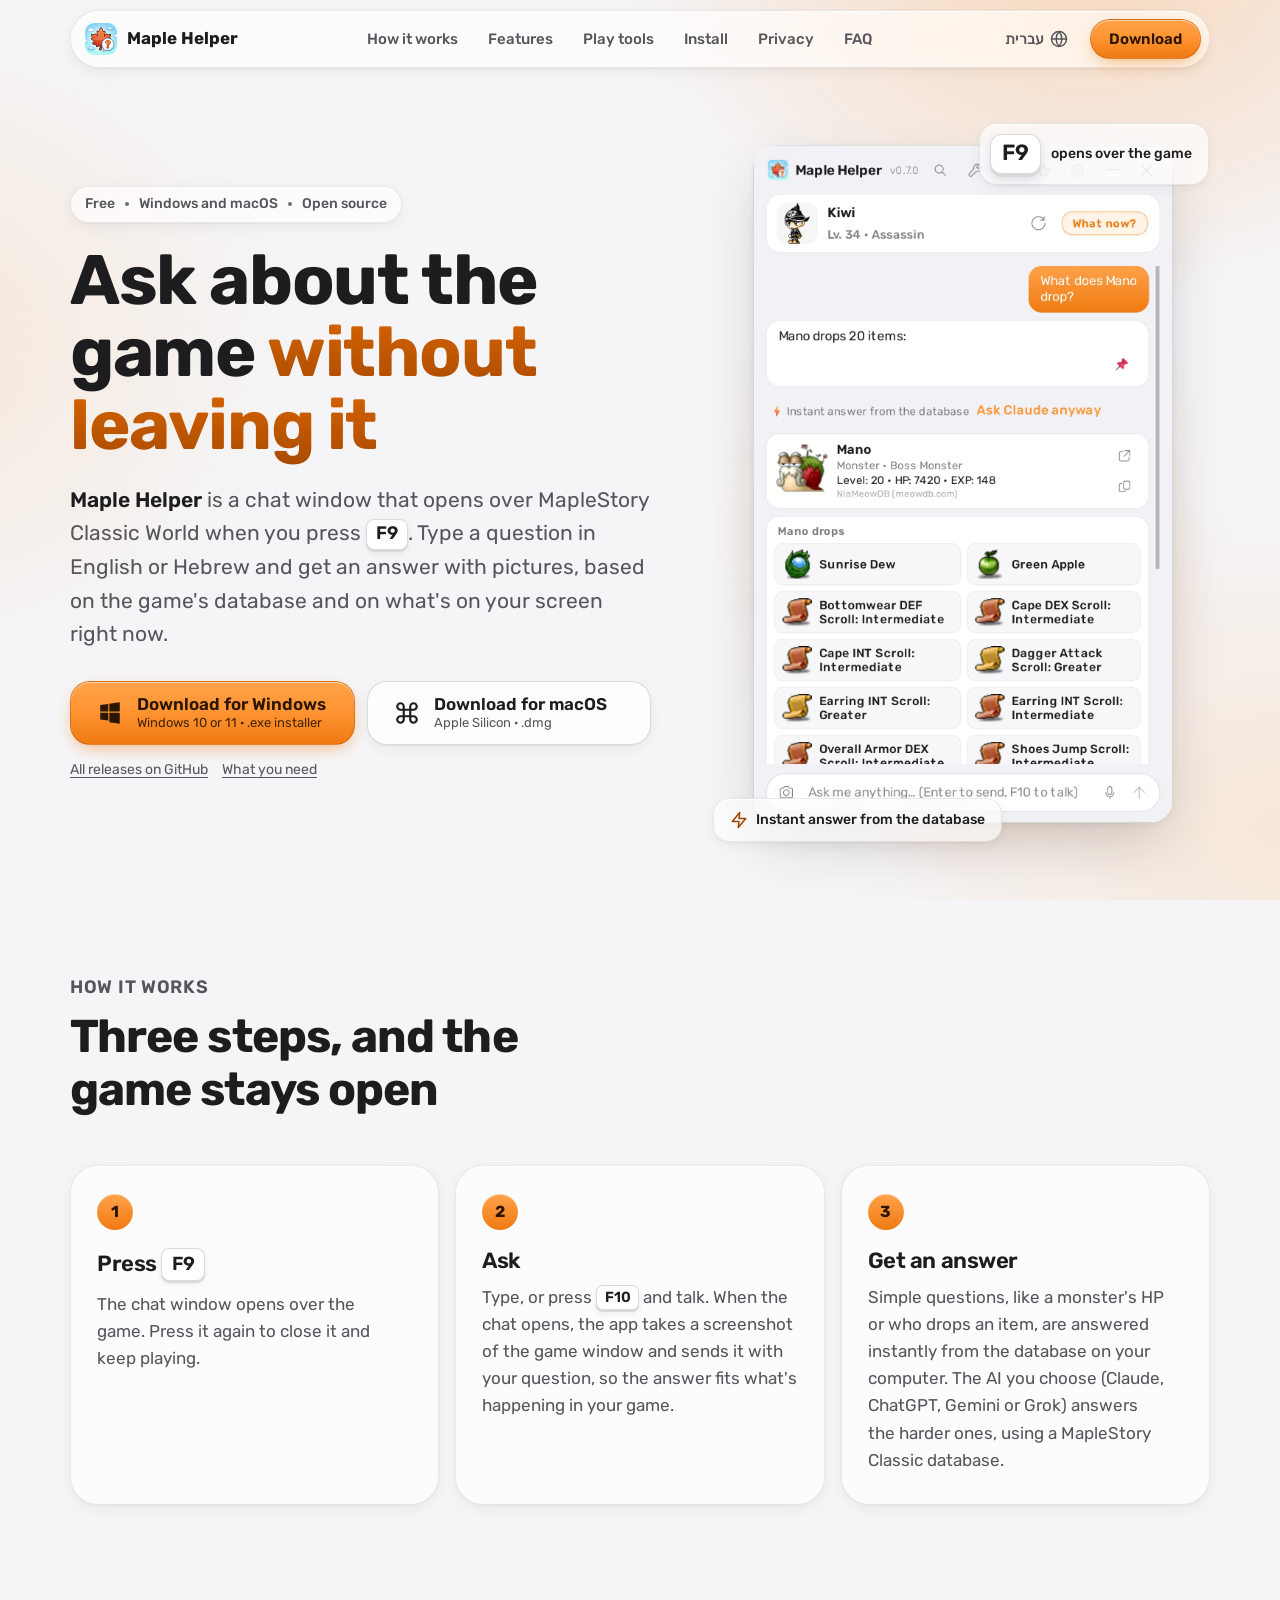
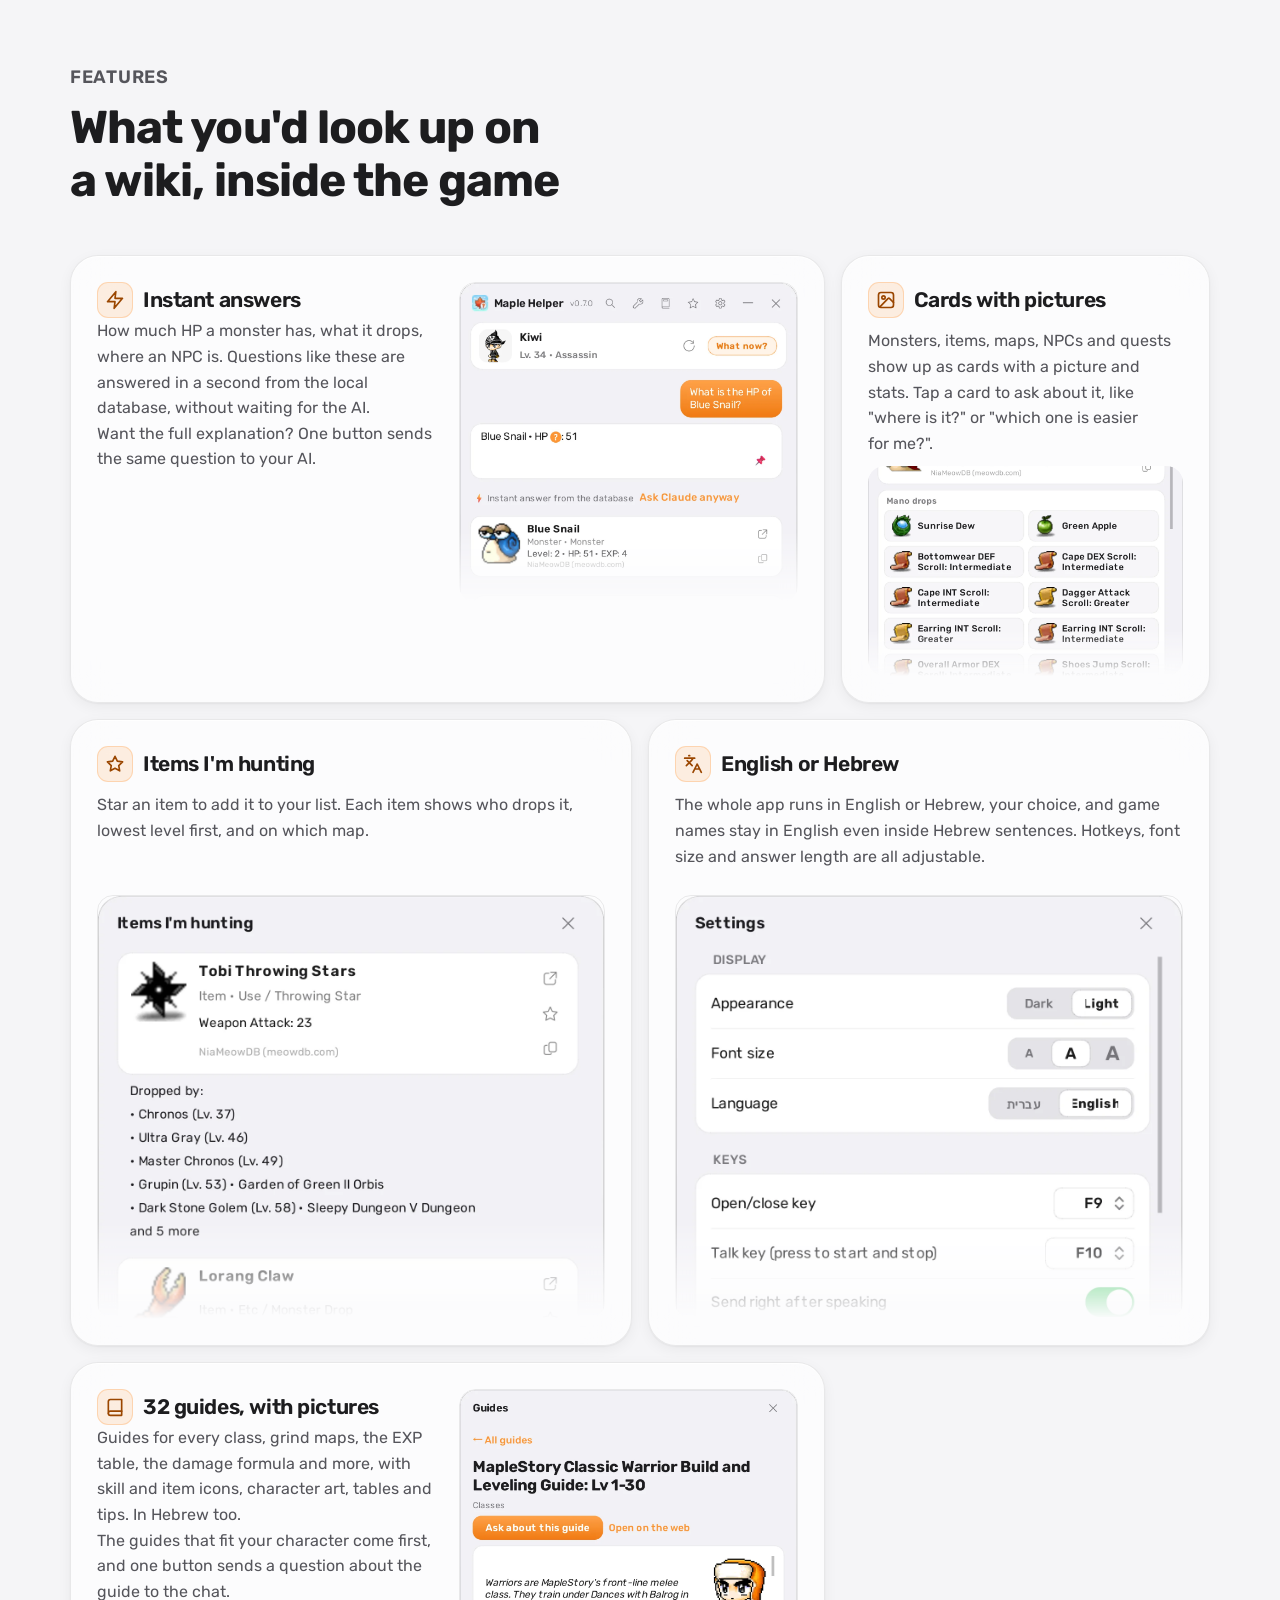
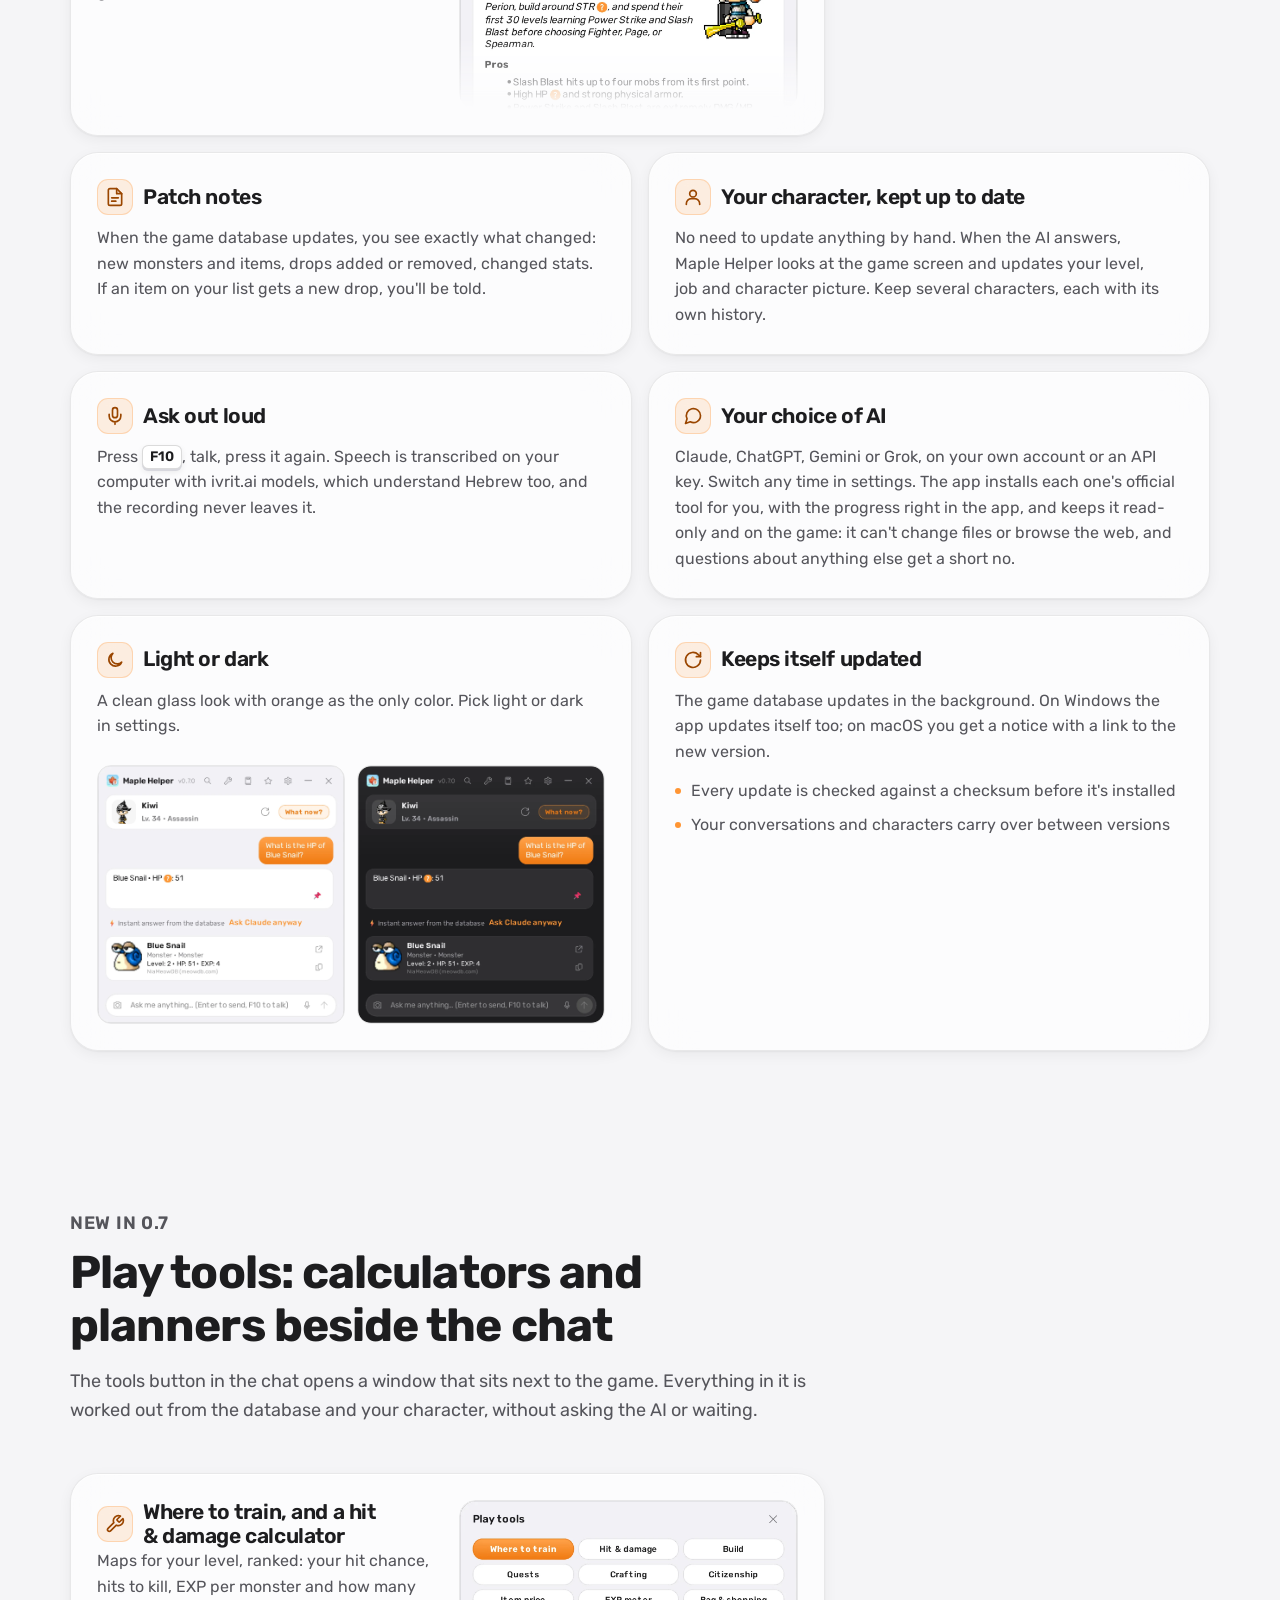
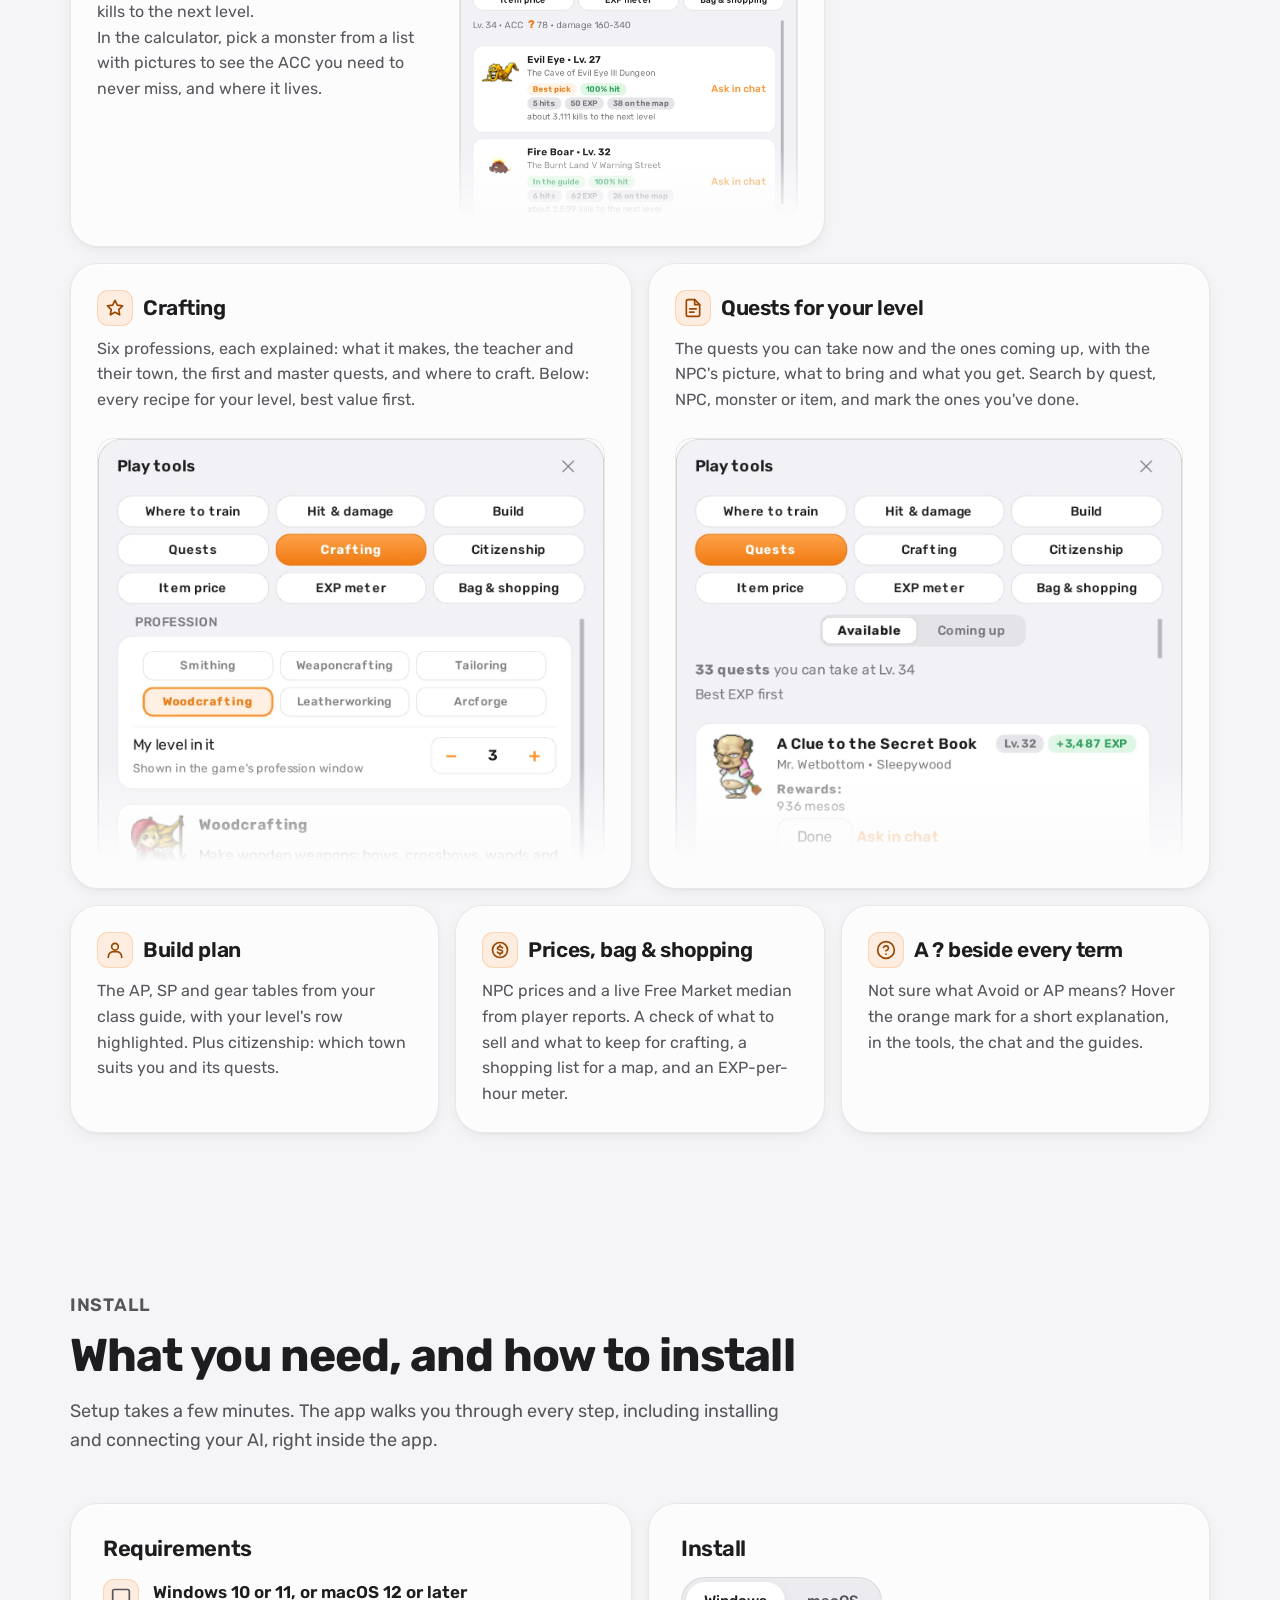
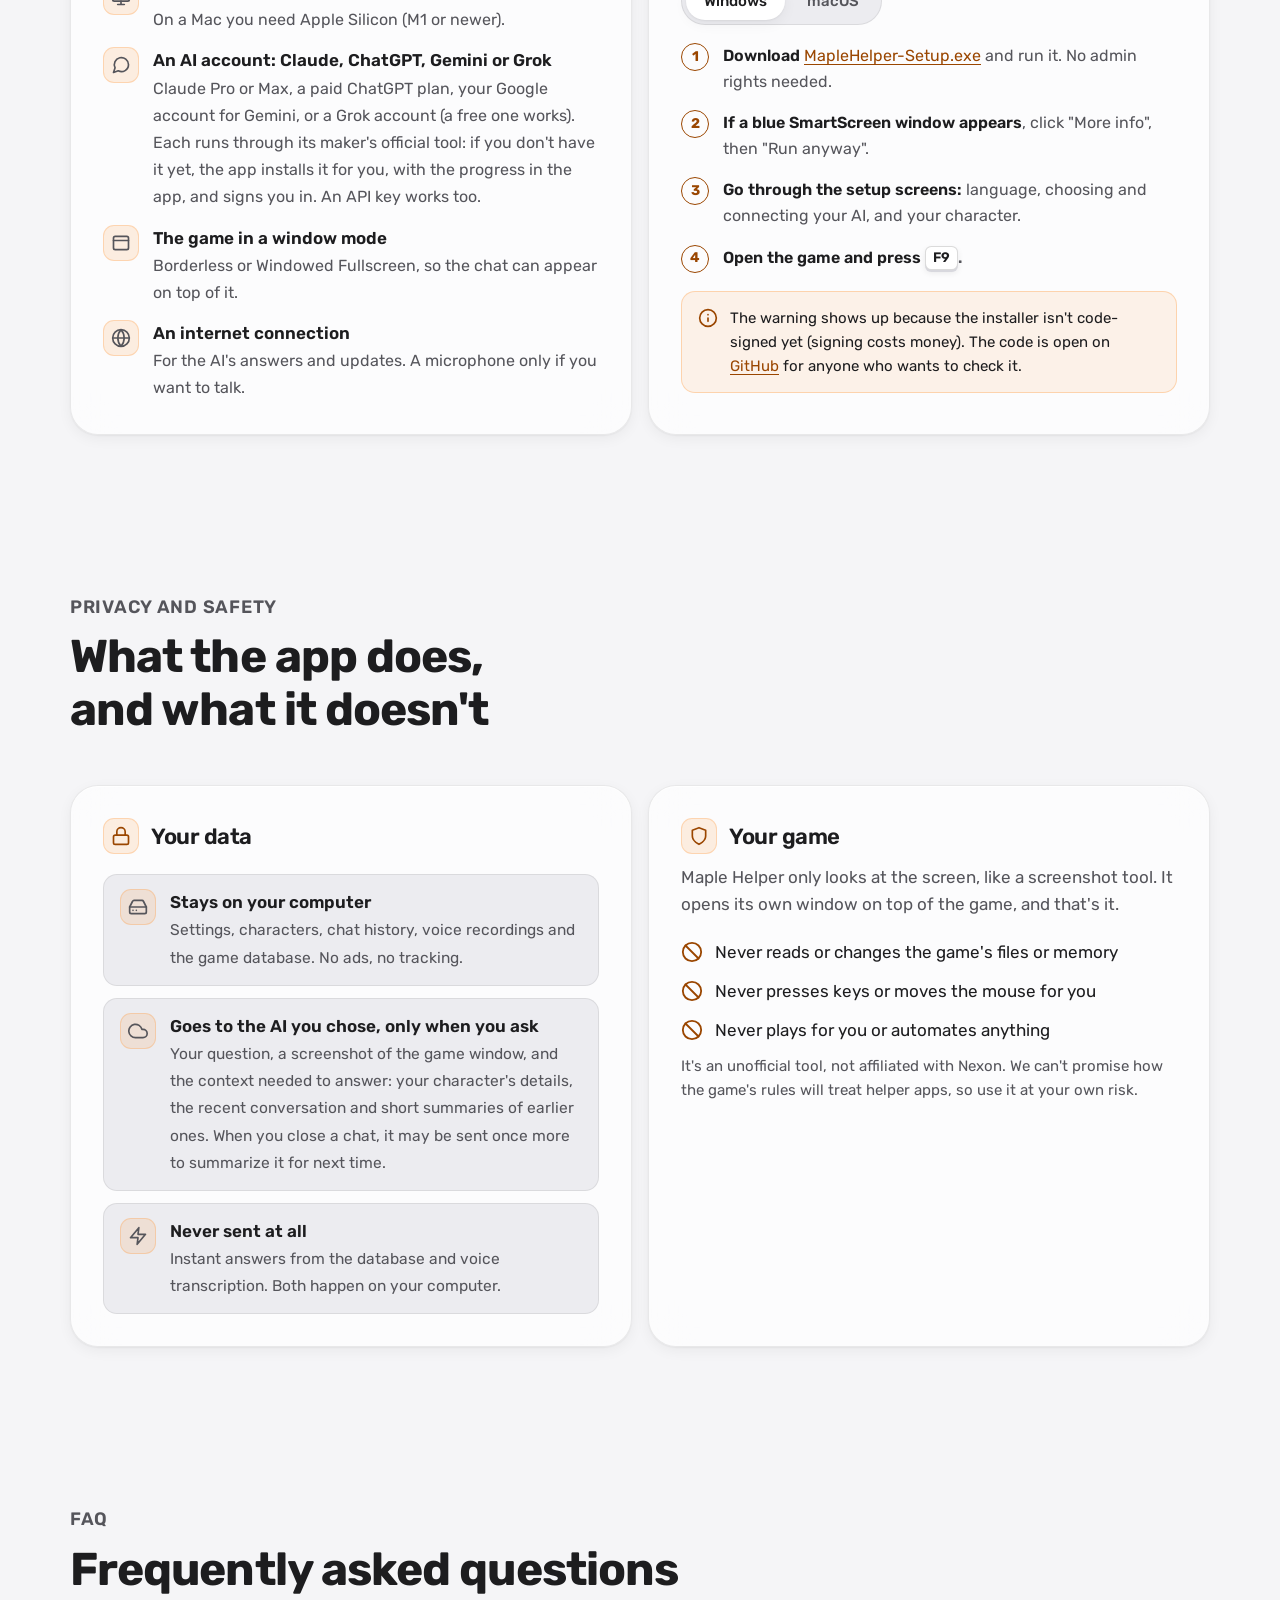
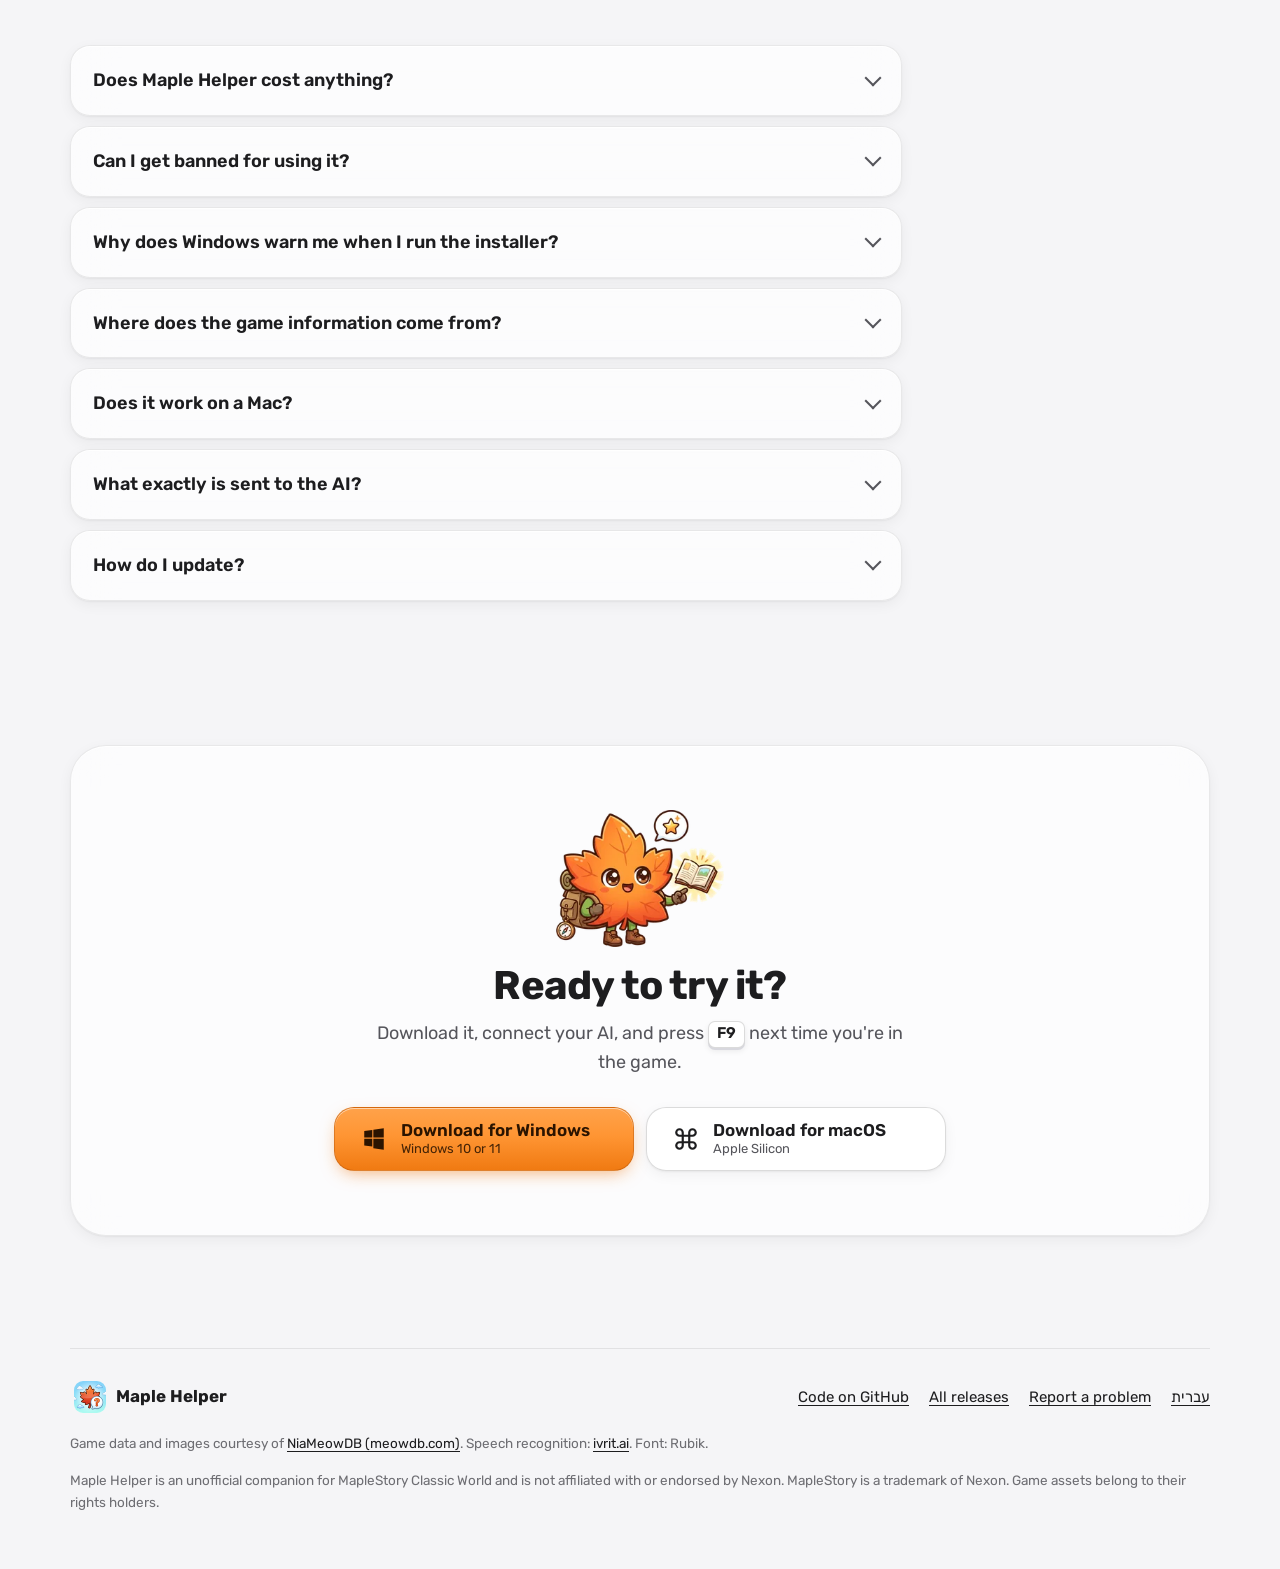
<file: index.html>
<!doctype html>
<html lang="en" dir="ltr" class="no-js">
<head>
<meta charset="utf-8">
<meta name="viewport" content="width=device-width, initial-scale=1, viewport-fit=cover">
<title>Maple Helper – Free chat helper for MapleStory Classic World</title>
<meta name="description" content="Maple Helper opens over MapleStory Classic World when you press F9 and answers in English or Hebrew: drops, monster HP, where to find anything. Free for Windows and macOS.">
<link rel="canonical" href="https://www.maplehelper.app/">
<link rel="alternate" hreflang="he" href="https://www.maplehelper.app/he/">
<link rel="alternate" hreflang="en" href="https://www.maplehelper.app/">
<link rel="alternate" hreflang="x-default" href="https://www.maplehelper.app/">
<meta name="robots" content="index, follow, max-image-preview:large">
<meta name="theme-color" content="#F5F5F7" media="(prefers-color-scheme: light)">
<meta name="theme-color" content="#0C0C0E" media="(prefers-color-scheme: dark)">
<meta name="color-scheme" content="light dark">

<meta property="og:type" content="website">
<meta property="og:site_name" content="Maple Helper">
<meta property="og:locale" content="en_US">
<meta property="og:locale:alternate" content="he_IL">
<meta property="og:title" content="Maple Helper – Free chat helper for MapleStory Classic World">
<meta property="og:description" content="Press F9, ask a question and get an answer with pictures, without leaving the game. Free for Windows and macOS.">
<meta property="og:url" content="https://www.maplehelper.app/">
<meta property="og:image" content="https://www.maplehelper.app/assets/img/og-en.jpg">
<meta property="og:image:width" content="1200">
<meta property="og:image:height" content="630">
<meta property="og:image:alt" content="The Maple Helper logo next to the app's chat window, answering what the monster Mano drops">
<meta name="twitter:card" content="summary_large_image">
<meta name="twitter:title" content="Maple Helper – Free chat helper for MapleStory Classic World">
<meta name="twitter:description" content="Press F9, ask a question and get an answer with pictures, without leaving the game.">
<meta name="twitter:image" content="https://www.maplehelper.app/assets/img/og-en.jpg">
<meta name="twitter:image:alt" content="The Maple Helper logo next to the app's chat window">

<link rel="icon" href="favicon.ico" sizes="48x48">
<link rel="icon" href="assets/img/icon-192.png" type="image/png" sizes="192x192">
<link rel="apple-touch-icon" href="assets/img/apple-touch-icon.png">
<link rel="manifest" href="site.webmanifest">

<link rel="preconnect" href="https://fonts.googleapis.com">
<link rel="preconnect" href="https://fonts.gstatic.com" crossorigin>
<link rel="stylesheet" href="https://fonts.googleapis.com/css2?family=Rubik:wght@400;500;600;700&amp;display=swap">
<link rel="stylesheet" href="assets/css/site.css">
<link rel="preload" as="image" href="assets/shots/en/mano-light.webp" media="(prefers-color-scheme: light)" fetchpriority="high">
<link rel="preload" as="image" href="assets/shots/en/mano-dark.webp" media="(prefers-color-scheme: dark)" fetchpriority="high">
<script src="assets/js/site.js" defer></script>

<script type="application/ld+json">
{
  "@context": "https://schema.org",
  "@graph": [
    {
      "@type": "WebSite",
      "@id": "https://www.maplehelper.app/he/#website",
      "url": "https://www.maplehelper.app/he/",
      "name": "Maple Helper",
      "inLanguage": [
        "he",
        "en"
      ]
    },
    {
      "@type": "SoftwareApplication",
      "@id": "https://www.maplehelper.app/he/#app",
      "name": "Maple Helper",
      "description": "A free chat helper that opens over MapleStory Classic World and answers in English or Hebrew, using the game's database and a screenshot of the game.",
      "url": "https://www.maplehelper.app/",
      "applicationCategory": "UtilitiesApplication",
      "applicationSubCategory": "Game companion",
      "operatingSystem": "Windows 10, Windows 11, macOS 12+ (Apple Silicon)",
      "inLanguage": [
        "en",
        "he"
      ],
      "isAccessibleForFree": true,
      "offers": {
        "@type": "Offer",
        "price": "0",
        "priceCurrency": "USD"
      },
      "downloadUrl": [
        "https://github.com/Maple-Helper/maple-helper/releases/latest/download/MapleHelper-Setup.exe",
        "https://github.com/Maple-Helper/maple-helper/releases/latest/download/MapleHelper-macOS.dmg"
      ],
      "installUrl": "https://github.com/Maple-Helper/maple-helper/releases/latest",
      "releaseNotes": "https://github.com/Maple-Helper/maple-helper/releases",
      "softwareRequirements": "An AI account of your choice: Claude Pro or Max, a paid ChatGPT plan, a Google account (Gemini) or a Grok account; or an Anthropic, OpenAI, Gemini or xAI API key",
      "image": "https://www.maplehelper.app/assets/img/icon-512.png",
      "screenshot": [
        "https://www.maplehelper.app/assets/shots/en/mano-light.webp",
        "https://www.maplehelper.app/assets/shots/en/wishlist-light.webp"
      ],
      "sameAs": [
        "https://github.com/Maple-Helper/maple-helper"
      ]
    },
    {
      "@type": "FAQPage",
      "@id": "https://www.maplehelper.app/#faq",
      "inLanguage": "en",
      "mainEntity": [
        {
          "@type": "Question",
          "name": "Does Maple Helper cost anything?",
          "acceptedAnswer": {
            "@type": "Answer",
            "text": "The app is free and its code is open on GitHub. The AI you choose (Claude, ChatGPT, Gemini or Grok) gives the harder answers, on your own account: Claude Pro or Max, a paid ChatGPT plan, your Google account for Gemini, or a Grok account (a free one works, with a limited quota). A pay-as-you-go API key works too. Instant answers from the database don't count against your plan."
          }
        },
        {
          "@type": "Question",
          "name": "Can I get banned for using it?",
          "acceptedAnswer": {
            "@type": "Answer",
            "text": "Maple Helper only takes screenshots, like any screenshot tool. It doesn't read the game's memory or files, doesn't press keys and doesn't play for you. Still, it's an unofficial tool with no connection to Nexon, and nobody can promise what the game's policy will be. Use it at your own risk."
          }
        },
        {
          "@type": "Question",
          "name": "Why does Windows warn me when I run the installer?",
          "acceptedAnswer": {
            "@type": "Answer",
            "text": "The installer isn't code-signed yet, so SmartScreen warns about an unrecognized app. Click \"More info\", then \"Run anyway\". The code is open on GitHub, and every update is checked against a checksum before it's installed."
          }
        },
        {
          "@type": "Question",
          "name": "Where does the game information come from?",
          "acceptedAnswer": {
            "@type": "Answer",
            "text": "From NiaMeowDB's public database, credited in the app. A copy of the database is kept on your computer and updates itself, and when it does, the app shows you what changed."
          }
        },
        {
          "@type": "Question",
          "name": "Does it work on a Mac?",
          "acceptedAnswer": {
            "@type": "Answer",
            "text": "Yes, on macOS 12 or later with Apple Silicon. MapleStory Classic World runs on Mac too, and Maple Helper finds the game window by its title."
          }
        },
        {
          "@type": "Question",
          "name": "What exactly is sent to the AI?",
          "acceptedAnswer": {
            "@type": "Answer",
            "text": "Only when you ask, and only to the AI you chose (Anthropic's Claude, OpenAI's ChatGPT, Google's Gemini or xAI's Grok): your question, a screenshot of the game window, and the context needed to answer (your character's details, the recent conversation and short summaries of earlier ones). Settings, the full history and voice recordings are kept on your computer. When you close a chat, it may be sent once more to summarize it for next time."
          }
        },
        {
          "@type": "Question",
          "name": "How do I update?",
          "acceptedAnswer": {
            "@type": "Answer",
            "text": "On Windows the app updates itself in the background. On macOS a notice in the menu links to the new version. The game database updates itself on both."
          }
        }
      ]
    }
  ]
}
</script>
</head>
<body>
<a class="skip" href="#main">Skip to content</a>

<svg width="0" height="0" style="position:absolute" aria-hidden="true" focusable="false">
  <defs>
    <symbol id="i-win" viewBox="0 0 24 24"><path fill="currentColor" d="M3 4.6 10.4 3.6v7.1H3zM11.4 3.5 21 2v8.7h-9.6zM3 11.7h7.4v7.2L3 17.9zM11.4 11.7H21V22l-9.6-1.4z"/></symbol>
    <symbol id="i-mac" viewBox="0 0 24 24"><path fill="none" stroke="currentColor" stroke-width="2" stroke-linecap="round" stroke-linejoin="round" d="M15 6v12a3 3 0 1 0 3-3H6a3 3 0 1 0 3 3V6a3 3 0 1 0-3 3h12a3 3 0 1 0-3-3"/></symbol>
    <symbol id="i-zap" viewBox="0 0 24 24"><path fill="none" stroke="currentColor" stroke-width="2" stroke-linejoin="round" d="M13 2 3 14h9l-1 8 10-12h-9l1-8z"/></symbol>
    <symbol id="i-image" viewBox="0 0 24 24"><g fill="none" stroke="currentColor" stroke-width="2" stroke-linecap="round" stroke-linejoin="round"><rect x="3" y="3" width="18" height="18" rx="3"/><circle cx="9" cy="9" r="2"/><path d="m21 15-4.6-4.6a1.5 1.5 0 0 0-2.1 0L5 20"/></g></symbol>
    <symbol id="i-tools" viewBox="0 0 24 24"><path fill="none" stroke="currentColor" stroke-width="2" stroke-linecap="round" stroke-linejoin="round" d="M14.7 6.3a1 1 0 0 0 0 1.4l1.6 1.6a1 1 0 0 0 1.4 0l3.8-3.8a6 6 0 0 1-7.9 7.9l-6.9 6.9a2.1 2.1 0 0 1-3-3l6.9-6.9a6 6 0 0 1 7.9-7.9z"/></symbol>
    <symbol id="i-help" viewBox="0 0 24 24"><g fill="none" stroke="currentColor" stroke-width="2" stroke-linecap="round" stroke-linejoin="round"><circle cx="12" cy="12" r="10"/><path d="M9.1 9a3 3 0 0 1 5.8 1c0 2-3 3-3 3M12 17h.01"/></g></symbol>
    <symbol id="i-coin" viewBox="0 0 24 24"><g fill="none" stroke="currentColor" stroke-width="2" stroke-linecap="round"><circle cx="12" cy="12" r="9"/><path d="M15 9.5c-.5-1-1.6-1.5-3-1.5-1.7 0-3 .8-3 2s1.3 1.7 3 2 3 .8 3 2-1.3 2-3 2c-1.4 0-2.5-.5-3-1.5M12 6v2M12 16v2"/></g></symbol>
    <symbol id="i-star" viewBox="0 0 24 24"><path fill="none" stroke="currentColor" stroke-width="2" stroke-linejoin="round" d="m12 2.8 2.8 5.8 6.3.9-4.6 4.4 1.1 6.3L12 17.2l-5.6 3 1.1-6.3-4.6-4.4 6.3-.9z"/></symbol>
    <symbol id="i-notes" viewBox="0 0 24 24"><g fill="none" stroke="currentColor" stroke-width="2" stroke-linecap="round" stroke-linejoin="round"><path d="M14 2H6a2 2 0 0 0-2 2v16a2 2 0 0 0 2 2h12a2 2 0 0 0 2-2V8z"/><path d="M14 2v6h6M8 13h8M8 17h5"/></g></symbol>
    <symbol id="i-book" viewBox="0 0 24 24"><g fill="none" stroke="currentColor" stroke-width="2" stroke-linecap="round" stroke-linejoin="round"><path d="M4 19.5A2.5 2.5 0 0 1 6.5 17H20V3H6.5A2.5 2.5 0 0 0 4 5.5z"/><path d="M4 19.5A2.5 2.5 0 0 0 6.5 22H20v-5"/></g></symbol>
    <symbol id="i-user" viewBox="0 0 24 24"><g fill="none" stroke="currentColor" stroke-width="2" stroke-linecap="round"><circle cx="12" cy="8" r="4"/><path d="M4 21v-1a6 6 0 0 1 6-6h4a6 6 0 0 1 6 6v1"/></g></symbol>
    <symbol id="i-mic" viewBox="0 0 24 24"><g fill="none" stroke="currentColor" stroke-width="2" stroke-linecap="round"><rect x="9" y="2" width="6" height="12" rx="3"/><path d="M19 10v2a7 7 0 0 1-14 0v-2M12 19v3"/></g></symbol>
    <symbol id="i-lang" viewBox="0 0 24 24"><g fill="none" stroke="currentColor" stroke-width="2" stroke-linecap="round" stroke-linejoin="round"><path d="m5 8 6 6M4 14l6-6 2-3M2 5h12M7 2h1M22 22l-5-10-5 10M14 18h6"/></g></symbol>
    <symbol id="i-moon" viewBox="0 0 24 24"><path fill="none" stroke="currentColor" stroke-width="2" stroke-linejoin="round" d="M20 14.5A8 8 0 1 1 9.5 4a6.5 6.5 0 0 0 10.5 10.5z"/></symbol>
    <symbol id="i-refresh" viewBox="0 0 24 24"><g fill="none" stroke="currentColor" stroke-width="2" stroke-linecap="round" stroke-linejoin="round"><path d="M21 12a9 9 0 1 1-2.6-6.4L21 8"/><path d="M21 3v5h-5"/></g></symbol>
    <symbol id="i-monitor" viewBox="0 0 24 24"><g fill="none" stroke="currentColor" stroke-width="2" stroke-linecap="round"><rect x="2" y="3" width="20" height="14" rx="2"/><path d="M8 21h8M12 17v4"/></g></symbol>
    <symbol id="i-chat" viewBox="0 0 24 24"><path fill="none" stroke="currentColor" stroke-width="2" stroke-linejoin="round" d="M21 11.5a8.4 8.4 0 0 1-12.3 7.5L3 21l1.9-5.6A8.5 8.5 0 1 1 21 11.5z"/></symbol>
    <symbol id="i-window" viewBox="0 0 24 24"><g fill="none" stroke="currentColor" stroke-width="2" stroke-linecap="round"><rect x="3" y="4" width="18" height="16" rx="2"/><path d="M3 9h18"/></g></symbol>
    <symbol id="i-globe" viewBox="0 0 24 24"><g fill="none" stroke="currentColor" stroke-width="2"><circle cx="12" cy="12" r="10"/><path d="M2 12h20M12 2a15 15 0 0 1 0 20M12 2a15 15 0 0 0 0 20"/></g></symbol>
    <symbol id="i-drive" viewBox="0 0 24 24"><g fill="none" stroke="currentColor" stroke-width="2" stroke-linecap="round" stroke-linejoin="round"><path d="M22 12H2"/><path d="M5.5 5.1 2 12v6a2 2 0 0 0 2 2h16a2 2 0 0 0 2-2v-6l-3.5-6.9A2 2 0 0 0 16.8 4H7.2a2 2 0 0 0-1.7 1.1z"/><path d="M6 16h.01M10 16h.01"/></g></symbol>
    <symbol id="i-send" viewBox="0 0 24 24"><g fill="none" stroke="currentColor" stroke-width="2" stroke-linecap="round" stroke-linejoin="round"><path d="M18 10h-1.3A8 8 0 1 0 9 20h9a5 5 0 0 0 0-10z"/></g></symbol>
    <symbol id="i-camera" viewBox="0 0 24 24"><g fill="none" stroke="currentColor" stroke-width="2" stroke-linejoin="round"><path d="M23 19a2 2 0 0 1-2 2H3a2 2 0 0 1-2-2V8a2 2 0 0 1 2-2h4l2-3h6l2 3h4a2 2 0 0 1 2 2z"/><circle cx="12" cy="13" r="4"/></g></symbol>
    <symbol id="i-ban" viewBox="0 0 24 24"><g fill="none" stroke="currentColor" stroke-width="2" stroke-linecap="round"><circle cx="12" cy="12" r="10"/><path d="m4.9 4.9 14.2 14.2"/></g></symbol>
    <symbol id="i-info" viewBox="0 0 24 24"><g fill="none" stroke="currentColor" stroke-width="2" stroke-linecap="round"><circle cx="12" cy="12" r="10"/><path d="M12 16v-4M12 8h.01"/></g></symbol>
    <symbol id="i-shield" viewBox="0 0 24 24"><path fill="none" stroke="currentColor" stroke-width="2" stroke-linejoin="round" d="M12 22s8-4 8-10V5l-8-3-8 3v7c0 6 8 10 8 10z"/></symbol>
    <symbol id="i-lock" viewBox="0 0 24 24"><g fill="none" stroke="currentColor" stroke-width="2" stroke-linecap="round"><rect x="3" y="11" width="18" height="11" rx="2"/><path d="M7 11V7a5 5 0 0 1 10 0v4"/></g></symbol>
    <symbol id="i-download" viewBox="0 0 24 24"><g fill="none" stroke="currentColor" stroke-width="2" stroke-linecap="round" stroke-linejoin="round"><path d="M21 15v4a2 2 0 0 1-2 2H5a2 2 0 0 1-2-2v-4M7 10l5 5 5-5M12 15V3"/></g></symbol>
  </defs>
</svg>

<header class="nav">
  <div class="wrap">
    <nav class="bar glass" aria-label="Main">
      <a class="brand" href="./" aria-label="Maple Helper, back to top">
        <img src="assets/img/icon-64.png" width="32" height="32" alt="">
        <span>Maple Helper</span>
      </a>
      <ul>
        <li><a href="#how">How it works</a></li>
        <li><a href="#features">Features</a></li>
        <li><a href="#tools">Play tools</a></li>
        <li><a href="#install">Install</a></li>
        <li><a href="#privacy">Privacy</a></li>
        <li><a href="#faq">FAQ</a></li>
      </ul>
      <a class="lang" href="he/" hreflang="he" lang="he" dir="rtl"><svg aria-hidden="true"><use href="#i-globe"/></svg>עברית</a>
      <a class="btn nav-dl" href="https://github.com/Maple-Helper/maple-helper/releases/latest/download/MapleHelper-Setup.exe">Download</a>
    </nav>
  </div>
</header>

<main id="main">

  <!-- ============================================================ hero -->
  <section class="hero" id="download" aria-labelledby="hero-title">
    <div class="wrap">
      <div class="copy">
        <p class="eyebrow glass">
          <span>Free</span><span class="dot" aria-hidden="true"></span>
          <span>Windows and macOS</span><span class="dot" aria-hidden="true"></span>
          <span>Open source</span>
        </p>
        <h1 id="hero-title">Ask about the game <span class="hl">without leaving it</span></h1>
        <p class="lead">
          <strong>Maple Helper</strong> is a chat window that opens over MapleStory Classic World when you press <span class="nw"><kbd>F9</kbd>.</span>
          Type a question in English or Hebrew and get an answer with pictures, based on the game's database and on what's on your screen right now.
        </p>
        <div class="dl">
          <a class="btn" data-os="windows" href="https://github.com/Maple-Helper/maple-helper/releases/latest/download/MapleHelper-Setup.exe">
            <svg aria-hidden="true"><use href="#i-win"/></svg>
            <span><b>Download for Windows</b><small>Windows 10 or 11 · .exe installer</small></span>
          </a>
          <a class="btn secondary" data-os="mac" href="https://github.com/Maple-Helper/maple-helper/releases/latest/download/MapleHelper-macOS.dmg">
            <svg aria-hidden="true"><use href="#i-mac"/></svg>
            <span><b>Download for macOS</b><small>Apple Silicon · .dmg</small></span>
          </a>
        </div>
        <p class="dl-meta">
          <span data-version hidden>Latest version: <bdi></bdi></span>
          <a href="https://github.com/Maple-Helper/maple-helper/releases">All releases on GitHub</a>
          <a href="#install">What you need</a>
        </p>
        <p class="mobile-note">Maple Helper is a desktop app. Open this page on the computer you play on to download it.</p>
      </div>

      <div class="stage">
        <div class="window">
          <picture>
            <source media="(prefers-color-scheme: dark)" srcset="assets/shots/en/mano-dark.webp">
            <img src="assets/shots/en/mano-light.webp" width="1140" height="1840" fetchpriority="high"
                 alt="The Maple Helper chat window: the question 'What does Mano drop?' and the answer 'Mano drops 20 items', with a card for the monster and a grid of pictures of its drops">
          </picture>
        </div>
        <p class="hotkey glass" aria-hidden="true"><kbd>F9</kbd> opens over the game</p>
        <p class="chip glass" aria-hidden="true"><svg><use href="#i-zap"/></svg>Instant answer from the database</p>
      </div>
    </div>
  </section>

  <!-- ============================================================ how -->
  <section id="how" aria-labelledby="how-title">
    <div class="wrap">
      <div class="sec-head reveal">
        <p class="kicker">How it works</p>
        <h2 id="how-title">Three steps, and the game stays open</h2>
      </div>
      <ol class="steps">
        <li class="glass reveal">
          <span class="n" aria-hidden="true">1</span>
          <h3>Press <kbd>F9</kbd></h3>
          <p>The chat window opens over the game. Press it again to close it and keep playing.</p>
        </li>
        <li class="glass reveal">
          <span class="n" aria-hidden="true">2</span>
          <h3>Ask</h3>
          <p>Type, or press <kbd>F10</kbd> and talk. When the chat opens, the app takes a screenshot of the game window and sends it with your question, so the answer fits what's happening in your game.</p>
        </li>
        <li class="glass reveal">
          <span class="n" aria-hidden="true">3</span>
          <h3>Get an answer</h3>
          <p>Simple questions, like a monster's HP or who drops an item, are answered instantly from the database on your computer. The AI you choose (Claude, ChatGPT, Gemini or Grok) answers the harder ones, using a MapleStory Classic database.</p>
        </li>
      </ol>
    </div>
  </section>

  <!-- ============================================================ features -->
  <section id="features" aria-labelledby="features-title">
    <div class="wrap">
      <div class="sec-head reveal">
        <p class="kicker">Features</p>
        <h2 id="features-title">What you'd look up on a wiki, inside the game</h2>
      </div>

      <div class="bento">
        <article class="tile wide split glass reveal">
          <div>
            <h3><span class="ico"><svg aria-hidden="true"><use href="#i-zap"/></svg></span>Instant answers</h3>
            <p>How much HP a monster has, what it drops, where an NPC is. Questions like these are answered in a second from the local database, without waiting for the AI.</p>
            <p>Want the full explanation? One button sends the same question to your AI.</p>
          </div>
          <div class="shot crop">
            <picture>
              <source media="(prefers-color-scheme: dark)" srcset="assets/shots/en/hp-dark.webp">
              <img src="assets/shots/en/hp-light.webp" width="1140" height="1190" loading="lazy" decoding="async"
                   alt="The question 'What is the HP of Blue Snail?' and the instant answer Blue Snail HP: 51, with a card for the monster">
            </picture>
          </div>
        </article>

        <article class="tile third glass reveal">
          <h3><span class="ico"><svg aria-hidden="true"><use href="#i-image"/></svg></span>Cards with pictures</h3>
          <p>Monsters, items, maps, NPCs and quests show up as cards with a picture and stats. Tap a card to ask about it, like "where is it?" or "which one is easier for me?".</p>
          <div class="shot crop tiles">
            <picture>
              <source media="(prefers-color-scheme: dark)" srcset="assets/shots/en/mano-dark.webp">
              <img src="assets/shots/en/mano-light.webp" width="1140" height="1840" loading="lazy" decoding="async"
                   alt="A grid of picture cards for the items Mano drops: Green Apple, Sunrise Dew and scrolls">
            </picture>
          </div>
        </article>

        <article class="tile half glass reveal">
          <h3><span class="ico"><svg aria-hidden="true"><use href="#i-star"/></svg></span>Items I'm hunting</h3>
          <p>Star an item to add it to your list. Each item shows who drops it, lowest level first, and on which map.</p>
          <div class="shot crop">
            <picture>
              <source media="(prefers-color-scheme: dark)" srcset="assets/shots/en/wishlist-dark.webp">
              <img src="assets/shots/en/wishlist-light.webp" width="1190" height="1540" loading="lazy" decoding="async"
                   alt="The 'Items I'm hunting' list with Tobi Throwing Stars and Lorang Claw, each followed by the monsters that drop it and their levels">
            </picture>
          </div>
        </article>

        <article class="tile half glass reveal">
          <h3><span class="ico"><svg aria-hidden="true"><use href="#i-lang"/></svg></span>English or Hebrew</h3>
          <p>The whole app runs in English or Hebrew, your choice, and game names stay in English even inside Hebrew sentences. Hotkeys, font size and answer length are all adjustable.</p>
          <div class="shot crop">
            <picture>
              <source media="(prefers-color-scheme: dark)" srcset="assets/shots/en/settings-dark.webp">
              <img src="assets/shots/en/settings-light.webp" width="1190" height="1740" loading="lazy" decoding="async"
                   alt="The settings window: light or dark appearance, font size, English or Hebrew, the F9 open/close key and the F10 talk key">
            </picture>
          </div>
        </article>

        <article class="tile wide split glass reveal">
          <div>
            <h3><span class="ico"><svg aria-hidden="true"><use href="#i-book"/></svg></span>32 guides, with pictures</h3>
            <p>Guides for every class, grind maps, the EXP table, the damage formula and more, with skill and item icons, character art, tables and tips. In Hebrew too.</p>
            <p>The guides that fit your character come first, and one button sends a question about the guide to the chat.</p>
          </div>
          <div class="shot crop">
            <picture>
              <source media="(prefers-color-scheme: dark)" srcset="assets/shots/en/guide-dark.webp">
              <img src="assets/shots/en/guide-light.webp" width="1190" height="1840" loading="lazy" decoding="async"
                   alt="The Warrior guide inside the app: the class art, pros and cons, and a formula box">
            </picture>
          </div>
        </article>

        <article class="tile half glass reveal">
          <h3><span class="ico"><svg aria-hidden="true"><use href="#i-notes"/></svg></span>Patch notes</h3>
          <p>When the game database updates, you see exactly what changed: new monsters and items, drops added or removed, changed stats. If an item on your list gets a new drop, you'll be told.</p>
        </article>

        <article class="tile half glass reveal">
          <h3><span class="ico"><svg aria-hidden="true"><use href="#i-user"/></svg></span>Your character, kept up to date</h3>
          <p>No need to update anything by hand. When the AI answers, Maple Helper looks at the game screen and updates your level, job and character picture. Keep several characters, each with its own history.</p>
        </article>

        <article class="tile half glass reveal">
          <h3><span class="ico"><svg aria-hidden="true"><use href="#i-mic"/></svg></span>Ask out loud</h3>
          <p>Press <span class="nw"><kbd>F10</kbd>,</span> talk, press it again. Speech is transcribed on your computer with ivrit.ai models, which understand Hebrew too, and the recording never leaves it.</p>
        </article>

        <article class="tile half glass reveal">
          <h3><span class="ico"><svg aria-hidden="true"><use href="#i-chat"/></svg></span>Your choice of AI</h3>
          <p>Claude, ChatGPT, Gemini or Grok, on your own account or an API key. Switch any time in settings. The app installs each one's official tool for you, with the progress right in the app, and keeps it read-only and on the game: it can't change files or browse the web, and questions about anything else get a short no.</p>
        </article>

        <article class="tile half glass reveal">
          <h3><span class="ico"><svg aria-hidden="true"><use href="#i-moon"/></svg></span>Light or dark</h3>
          <p>A clean glass look with orange as the only color. Pick light or dark in settings.</p>
          <div class="pair">
            <img src="assets/shots/en/hp-light.webp" width="1140" height="1190" loading="lazy" decoding="async" alt="The chat window in light mode">
            <img src="assets/shots/en/hp-dark.webp" width="1140" height="1190" loading="lazy" decoding="async" alt="The chat window in dark mode">
          </div>
        </article>

        <article class="tile half glass reveal">
          <h3><span class="ico"><svg aria-hidden="true"><use href="#i-refresh"/></svg></span>Keeps itself updated</h3>
          <p>The game database updates in the background. On Windows the app updates itself too; on macOS you get a notice with a link to the new version.</p>
          <ul class="ticks">
            <li><span>Every update is checked against a checksum before it's installed</span></li>
            <li><span>Your conversations and characters carry over between versions</span></li>
          </ul>
        </article>
      </div>
    </div>
  </section>

  <section id="tools" aria-labelledby="tools-title">
    <div class="wrap">
      <div class="sec-head reveal">
        <p class="kicker">New in 0.7</p>
        <h2 id="tools-title">Play tools: calculators and planners beside the chat</h2>
        <p>The tools button in the chat opens a window that sits next to the game. Everything in it is worked out from the database and your character, without asking the AI or waiting.</p>
      </div>

      <div class="bento">
        <article class="tile wide split glass reveal">
          <div>
            <h3><span class="ico"><svg aria-hidden="true"><use href="#i-tools"/></svg></span>Where to train, and a hit & damage calculator</h3>
            <p>Maps for your level, ranked: your hit chance, hits to kill, EXP per monster and how many kills to the next level.</p>
            <p>In the calculator, pick a monster from a list with pictures to see the ACC you need to never miss, and where it lives.</p>
          </div>
          <div class="shot crop">
            <picture>
              <source media="(prefers-color-scheme: dark)" srcset="assets/shots/en/tools-train-dark.webp">
              <img src="assets/shots/en/tools-train-light.webp" width="1190" height="1840" loading="lazy" decoding="async"
                   alt="Play tools, where to train: maps for Lv. 34 with hit chance, hits to kill and EXP">
            </picture>
          </div>
        </article>

        <article class="tile half glass reveal">
          <h3><span class="ico"><svg aria-hidden="true"><use href="#i-star"/></svg></span>Crafting</h3>
          <p>Six professions, each explained: what it makes, the teacher and their town, the first and master quests, and where to craft. Below: every recipe for your level, best value first.</p>
          <div class="shot crop">
            <picture>
              <source media="(prefers-color-scheme: dark)" srcset="assets/shots/en/tools-crafting-dark.webp">
              <img src="assets/shots/en/tools-crafting-light.webp" width="1190" height="1840" loading="lazy" decoding="async"
                   alt="Crafting: Woodcrafting with its teacher Vicious in Henesys Market, the quests and the work station">
            </picture>
          </div>
        </article>

        <article class="tile half glass reveal">
          <h3><span class="ico"><svg aria-hidden="true"><use href="#i-notes"/></svg></span>Quests for your level</h3>
          <p>The quests you can take now and the ones coming up, with the NPC's picture, what to bring and what you get. Search by quest, NPC, monster or item, and mark the ones you've done.</p>
          <div class="shot crop">
            <picture>
              <source media="(prefers-color-scheme: dark)" srcset="assets/shots/en/tools-quests-dark.webp">
              <img src="assets/shots/en/tools-quests-light.webp" width="1190" height="1840" loading="lazy" decoding="async"
                   alt="Quests for Lv. 34 with pictures of the NPC, the items and the rewards">
            </picture>
          </div>
        </article>

        <article class="tile third glass reveal">
          <h3><span class="ico"><svg aria-hidden="true"><use href="#i-user"/></svg></span>Build plan</h3>
          <p>The AP, SP and gear tables from your class guide, with your level's row highlighted. Plus citizenship: which town suits you and its quests.</p>
        </article>

        <article class="tile third glass reveal">
          <h3><span class="ico"><svg aria-hidden="true"><use href="#i-coin"/></svg></span>Prices, bag & shopping</h3>
          <p>NPC prices and a live Free Market median from player reports. A check of what to sell and what to keep for crafting, a shopping list for a map, and an EXP-per-hour meter.</p>
        </article>

        <article class="tile third glass reveal">
          <h3><span class="ico"><svg aria-hidden="true"><use href="#i-help"/></svg></span>A ? beside every term</h3>
          <p>Not sure what Avoid or AP means? Hover the orange mark for a short explanation, in the tools, the chat and the guides.</p>
        </article>
      </div>
    </div>
  </section>

  <!-- ============================================================ install -->
  <section id="install" aria-labelledby="install-title">
    <div class="wrap">
      <div class="sec-head reveal">
        <p class="kicker">Install</p>
        <h2 id="install-title">What you need, and how to install</h2>
        <p>Setup takes a few minutes. The app walks you through every step, including installing and connecting your AI, right inside the app.</p>
      </div>

      <div class="two">
        <div class="card glass reveal">
          <h3>Requirements</h3>
          <ul class="req">
            <li><span class="ico"><svg aria-hidden="true"><use href="#i-monitor"/></svg></span>
              <div><b>Windows 10 or 11, or macOS 12 or later</b>
              <span>On a Mac you need Apple Silicon (M1 or newer).</span></div></li>
            <li><span class="ico"><svg aria-hidden="true"><use href="#i-chat"/></svg></span>
              <div><b>An AI account: Claude, ChatGPT, Gemini or Grok</b>
              <span>Claude Pro or Max, a paid ChatGPT plan, your Google account for Gemini, or a Grok account (a free one works). Each runs through its maker's official tool: if you don't have it yet, the app installs it for you, with the progress in the app, and signs you in. An API key works too.</span></div></li>
            <li><span class="ico"><svg aria-hidden="true"><use href="#i-window"/></svg></span>
              <div><b>The game in a window mode</b>
              <span>Borderless or Windowed Fullscreen, so the chat can appear on top of it.</span></div></li>
            <li><span class="ico"><svg aria-hidden="true"><use href="#i-globe"/></svg></span>
              <div><b>An internet connection</b>
              <span>For the AI's answers and updates. A microphone only if you want to talk.</span></div></li>
          </ul>
        </div>

        <div class="card glass tabs reveal">
          <h3>Install</h3>
          <div role="tablist" aria-label="Operating system">
            <button role="tab" id="tab-win" data-os="windows" aria-controls="panel-win" aria-selected="true">Windows</button>
            <button role="tab" id="tab-mac" data-os="mac" aria-controls="panel-mac" aria-selected="false" tabindex="-1">macOS</button>
          </div>

          <div role="tabpanel" id="panel-win" aria-labelledby="tab-win" tabindex="0">
            <p class="panel-title">Windows</p>
            <ol class="install">
              <li><span><b>Download</b> <a href="https://github.com/Maple-Helper/maple-helper/releases/latest/download/MapleHelper-Setup.exe">MapleHelper-Setup.exe</a> and run it. No admin rights needed.</span></li>
              <li><span><b>If a blue SmartScreen window appears</b>, click "More info", then "Run anyway".</span></li>
              <li><span><b>Go through the setup screens:</b> language, choosing and connecting your AI, and your character.</span></li>
              <li><span><b>Open the game and press <span class="nw"><kbd>F9</kbd>.</span></b></span></li>
            </ol>
            <p class="callout"><svg aria-hidden="true"><use href="#i-info"/></svg>
              <span>The warning shows up because the installer isn't code-signed yet (signing costs money). The code is open on <a href="https://github.com/Maple-Helper/maple-helper">GitHub</a> for anyone who wants to check it.</span></p>
          </div>

          <div role="tabpanel" id="panel-mac" aria-labelledby="tab-mac" tabindex="0" hidden>
            <p class="panel-title">macOS</p>
            <ol class="install">
              <li><span><b>Download</b> <a href="https://github.com/Maple-Helper/maple-helper/releases/latest/download/MapleHelper-macOS.dmg">MapleHelper-macOS.dmg</a>, open it and drag Maple Helper into Applications.</span></li>
              <li><span><b>macOS blocks the first launch</b>, because the app isn't notarized by Apple yet. Go to System Settings → Privacy &amp; Security and click "Open Anyway".</span></li>
              <li><span><b>Allow Screen Recording</b> when the app asks, then restart it. That's how it sees the game window.</span></li>
              <li><span><b>Press <kbd>fn</kbd> + <span class="nw"><kbd>F9</kbd>.</span></b> The app lives in the menu bar, with no Dock icon.</span></li>
            </ol>
            <p class="callout"><svg aria-hidden="true"><use href="#i-info"/></svg>
              <span>MapleStory Classic World has a Mac version too: install the game, and Maple Helper finds its window on its own.</span></p>
          </div>
        </div>
      </div>
    </div>
  </section>

  <!-- ============================================================ privacy & safety -->
  <section id="privacy" aria-labelledby="privacy-title">
    <div class="wrap">
      <div class="sec-head reveal">
        <p class="kicker">Privacy and safety</p>
        <h2 id="privacy-title">What the app does, and what it doesn't</h2>
      </div>

      <div class="trust">
        <div class="card glass reveal">
          <h3><span class="ico"><svg aria-hidden="true"><use href="#i-lock"/></svg></span>Your data</h3>
          <div class="flow">
            <div><span class="ico"><svg aria-hidden="true"><use href="#i-drive"/></svg></span>
              <p><b>Stays on your computer</b><span>Settings, characters, chat history, voice recordings and the game database. No ads, no tracking.</span></p></div>
            <div><span class="ico"><svg aria-hidden="true"><use href="#i-send"/></svg></span>
              <p><b>Goes to the AI you chose, only when you ask</b><span>Your question, a screenshot of the game window, and the context needed to answer: your character's details, the recent conversation and short summaries of earlier ones. When you close a chat, it may be sent once more to summarize it for next time.</span></p></div>
            <div><span class="ico"><svg aria-hidden="true"><use href="#i-zap"/></svg></span>
              <p><b>Never sent at all</b><span>Instant answers from the database and voice transcription. Both happen on your computer.</span></p></div>
          </div>
        </div>

        <div class="card glass reveal">
          <h3><span class="ico"><svg aria-hidden="true"><use href="#i-shield"/></svg></span>Your game</h3>
          <p>Maple Helper only looks at the screen, like a screenshot tool. It opens its own window on top of the game, and that's it.</p>
          <ul class="never">
            <li><svg aria-hidden="true"><use href="#i-ban"/></svg><span>Never reads or changes the game's files or memory</span></li>
            <li><svg aria-hidden="true"><use href="#i-ban"/></svg><span>Never presses keys or moves the mouse for you</span></li>
            <li><svg aria-hidden="true"><use href="#i-ban"/></svg><span>Never plays for you or automates anything</span></li>
          </ul>
          <p class="fine">It's an unofficial tool, not affiliated with Nexon. We can't promise how the game's rules will treat helper apps, so use it at your own risk.</p>
        </div>
      </div>
    </div>
  </section>

  <!-- ============================================================ FAQ -->
  <section id="faq" aria-labelledby="faq-title">
    <div class="wrap">
      <div class="sec-head reveal">
        <p class="kicker">FAQ</p>
        <h2 id="faq-title">Frequently asked questions</h2>
      </div>
      <div class="faq">
        <details class="glass reveal">
          <summary><span>Does Maple Helper cost anything?</span></summary>
          <div class="a"><p>The app is free and its code is open on GitHub. The AI you choose (Claude, ChatGPT, Gemini or Grok) gives the harder answers, on your own account: Claude Pro or Max, a paid ChatGPT plan, your Google account for Gemini, or a Grok account (a free one works, with a limited quota). A pay-as-you-go API key works too. Instant answers from the database don't count against your plan.</p></div>
        </details>
        <details class="glass reveal">
          <summary><span>Can I get banned for using it?</span></summary>
          <div class="a"><p>Maple Helper only takes screenshots, like any screenshot tool. It doesn't read the game's memory or files, doesn't press keys and doesn't play for you.</p><p>Still, it's an unofficial tool with no connection to Nexon, and nobody can promise what the game's policy will be. Use it at your own risk.</p></div>
        </details>
        <details class="glass reveal">
          <summary><span>Why does Windows warn me when I run the installer?</span></summary>
          <div class="a"><p>The installer isn't code-signed yet, so SmartScreen warns about an unrecognized app. Click "More info", then "Run anyway". The code is open on GitHub, and every update is checked against a checksum before it's installed.</p></div>
        </details>
        <details class="glass reveal">
          <summary><span>Where does the game information come from?</span></summary>
          <div class="a"><p>From <a href="https://meowdb.com">NiaMeowDB</a>'s public database, credited in the app. A copy of the database is kept on your computer and updates itself, and when it does, the app shows you what changed.</p></div>
        </details>
        <details class="glass reveal">
          <summary><span>Does it work on a Mac?</span></summary>
          <div class="a"><p>Yes, on macOS 12 or later with Apple Silicon. MapleStory Classic World runs on Mac too, and Maple Helper finds the game window by its title.</p></div>
        </details>
        <details class="glass reveal">
          <summary><span>What exactly is sent to the AI?</span></summary>
          <div class="a"><p>Only when you ask, and only to the AI you chose (Anthropic's Claude, OpenAI's ChatGPT, Google's Gemini or xAI's Grok): your question, a screenshot of the game window, and the context needed to answer (your character's details, the recent conversation and short summaries of earlier ones). Settings, the full history and voice recordings are kept on your computer. When you close a chat, it may be sent once more to summarize it for next time.</p></div>
        </details>
        <details class="glass reveal">
          <summary><span>How do I update?</span></summary>
          <div class="a"><p>On Windows the app updates itself in the background. On macOS a notice in the menu links to the new version. The game database updates itself on both.</p></div>
        </details>
      </div>
    </div>
  </section>

  <!-- ============================================================ final CTA -->
  <section aria-labelledby="final-title">
    <div class="wrap">
      <div class="final glass reveal">
        <img src="assets/img/mascot-240.webp" srcset="assets/img/mascot-240.webp 1x, assets/img/mascot-480.webp 2x" width="240" height="196" loading="lazy" decoding="async" alt="">
        <h2 id="final-title">Ready to try it?</h2>
        <p>Download it, connect your AI, and press <kbd>F9</kbd> next time you're in the game.</p>
        <div class="dl">
          <a class="btn" data-os="windows" href="https://github.com/Maple-Helper/maple-helper/releases/latest/download/MapleHelper-Setup.exe">
            <svg aria-hidden="true"><use href="#i-win"/></svg>
            <span><b>Download for Windows</b><small>Windows 10 or 11</small></span>
          </a>
          <a class="btn secondary" data-os="mac" href="https://github.com/Maple-Helper/maple-helper/releases/latest/download/MapleHelper-macOS.dmg">
            <svg aria-hidden="true"><use href="#i-mac"/></svg>
            <span><b>Download for macOS</b><small>Apple Silicon</small></span>
          </a>
        </div>
      </div>
    </div>
  </section>
</main>

<footer>
  <div class="wrap">
    <div class="top">
      <a class="brand" href="./"><img src="assets/img/icon-64.png" width="32" height="32" alt=""><span>Maple Helper</span></a>
      <ul class="links">
        <li><a href="https://github.com/Maple-Helper/maple-helper">Code on GitHub</a></li>
        <li><a href="https://github.com/Maple-Helper/maple-helper/releases">All releases</a></li>
        <li><a href="https://github.com/Maple-Helper/maple-helper/issues">Report a problem</a></li>
        <li><a href="he/" hreflang="he" lang="he" dir="rtl">עברית</a></li>
      </ul>
    </div>
    <small>Game data and images courtesy of <a href="https://meowdb.com">NiaMeowDB (meowdb.com)</a>. Speech recognition: <a href="https://huggingface.co/ivrit-ai">ivrit.ai</a>. Font: Rubik.</small>
    <small>Maple Helper is an unofficial companion for MapleStory Classic World and is not affiliated with or endorsed by Nexon. MapleStory is a trademark of Nexon. Game assets belong to their rights holders.</small>
  </div>
</footer>
</body>
</html>
</file>
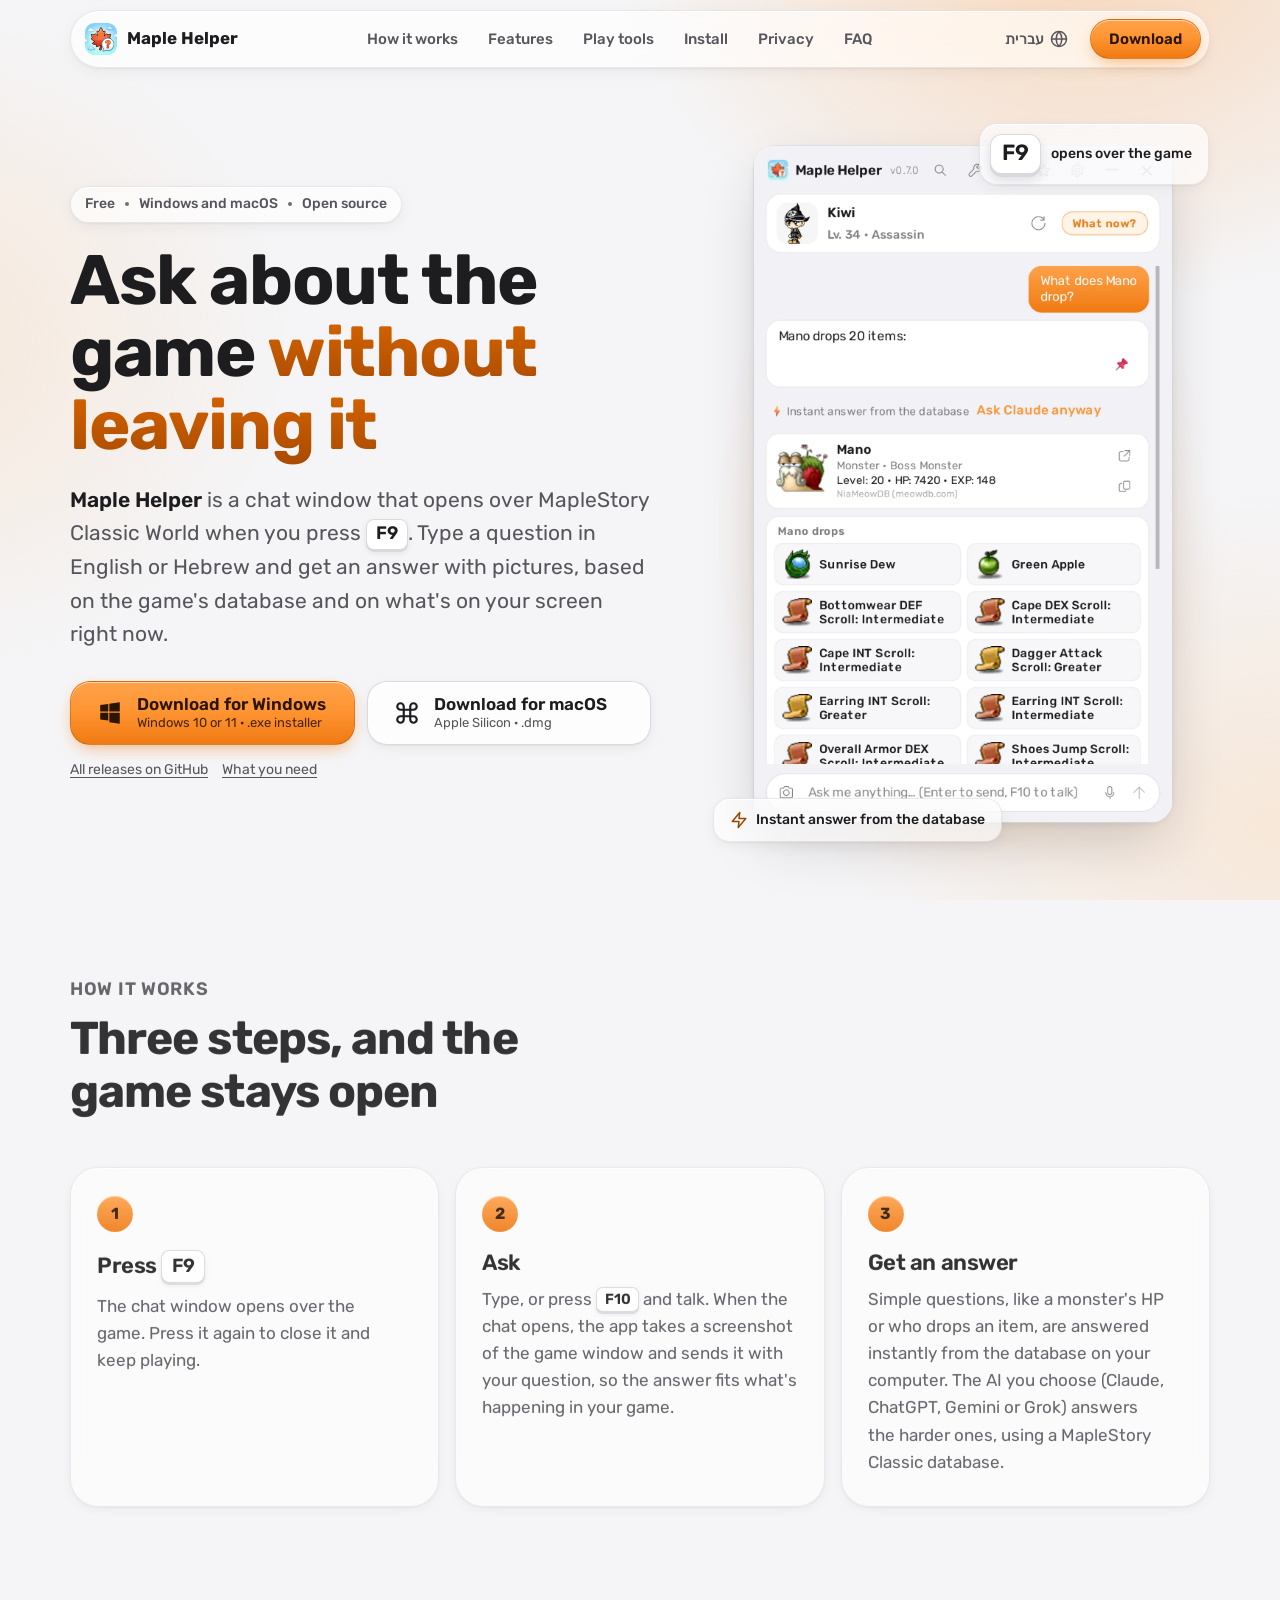
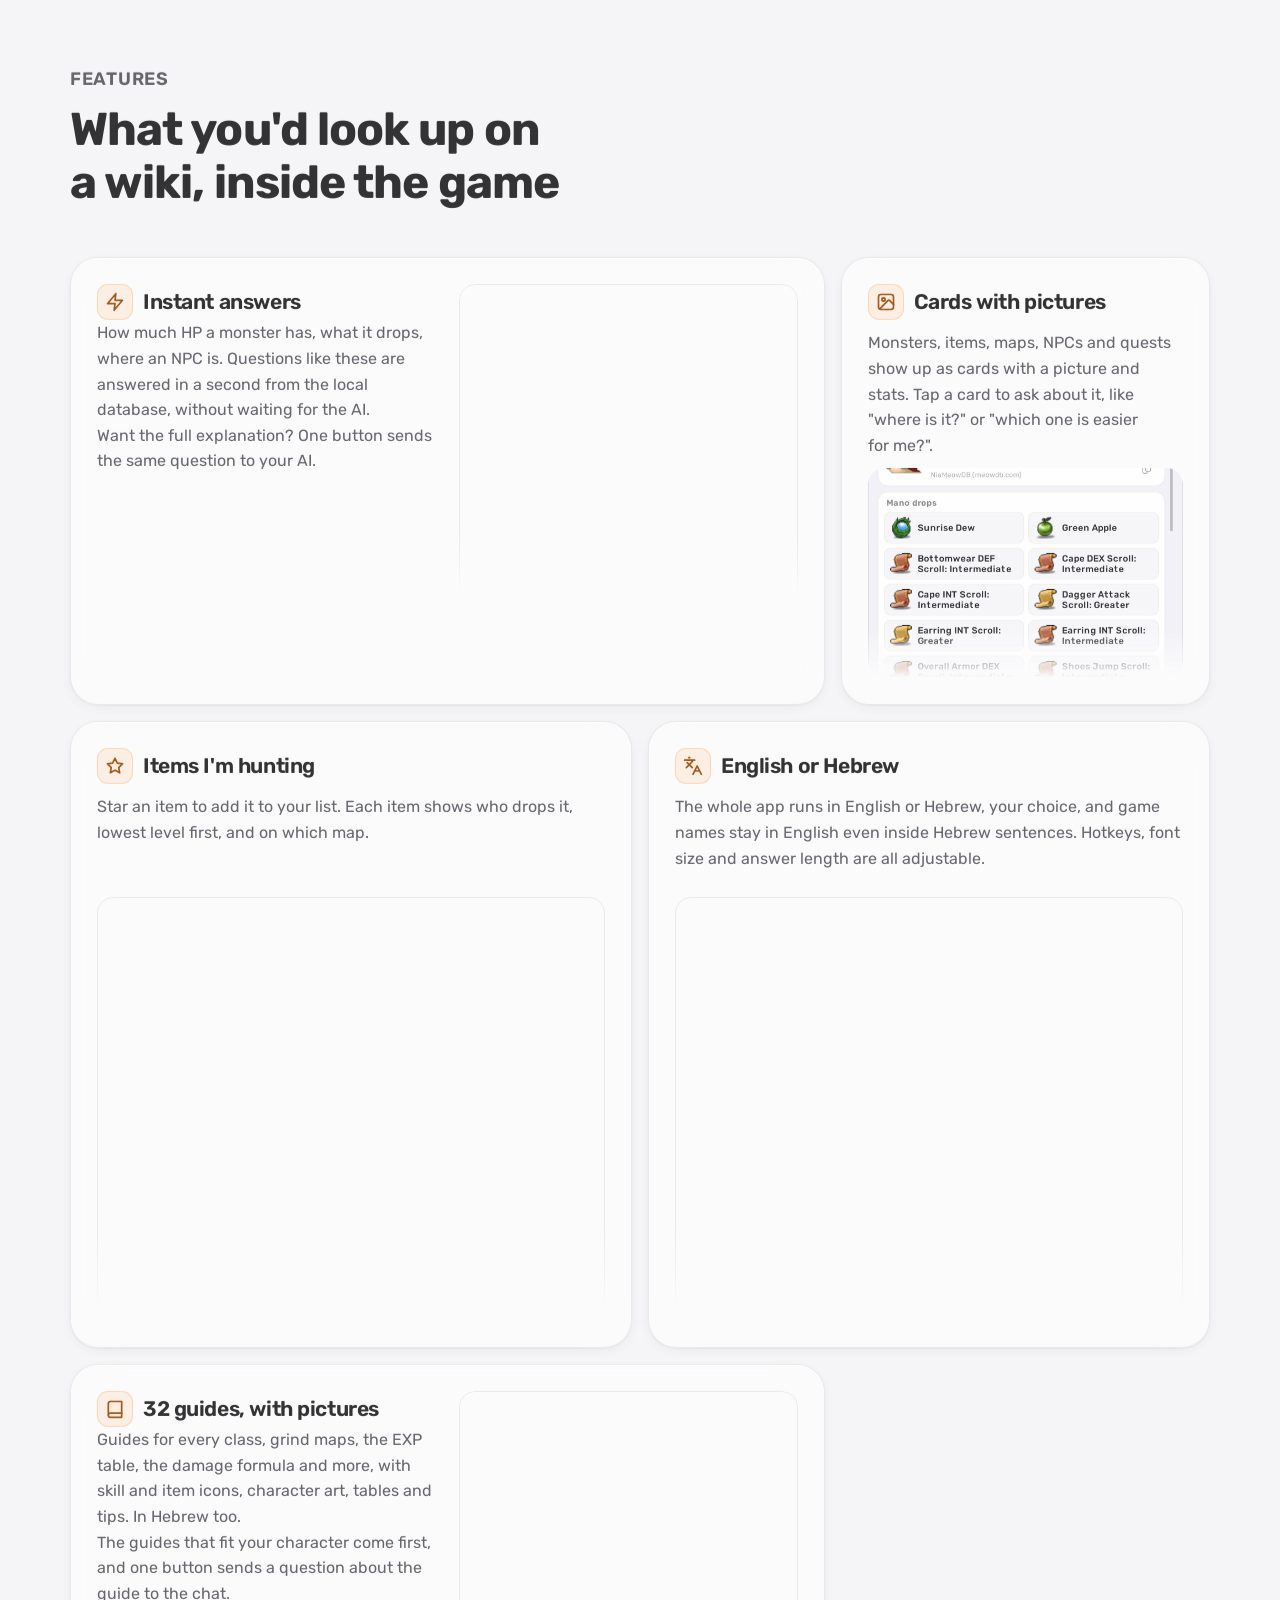
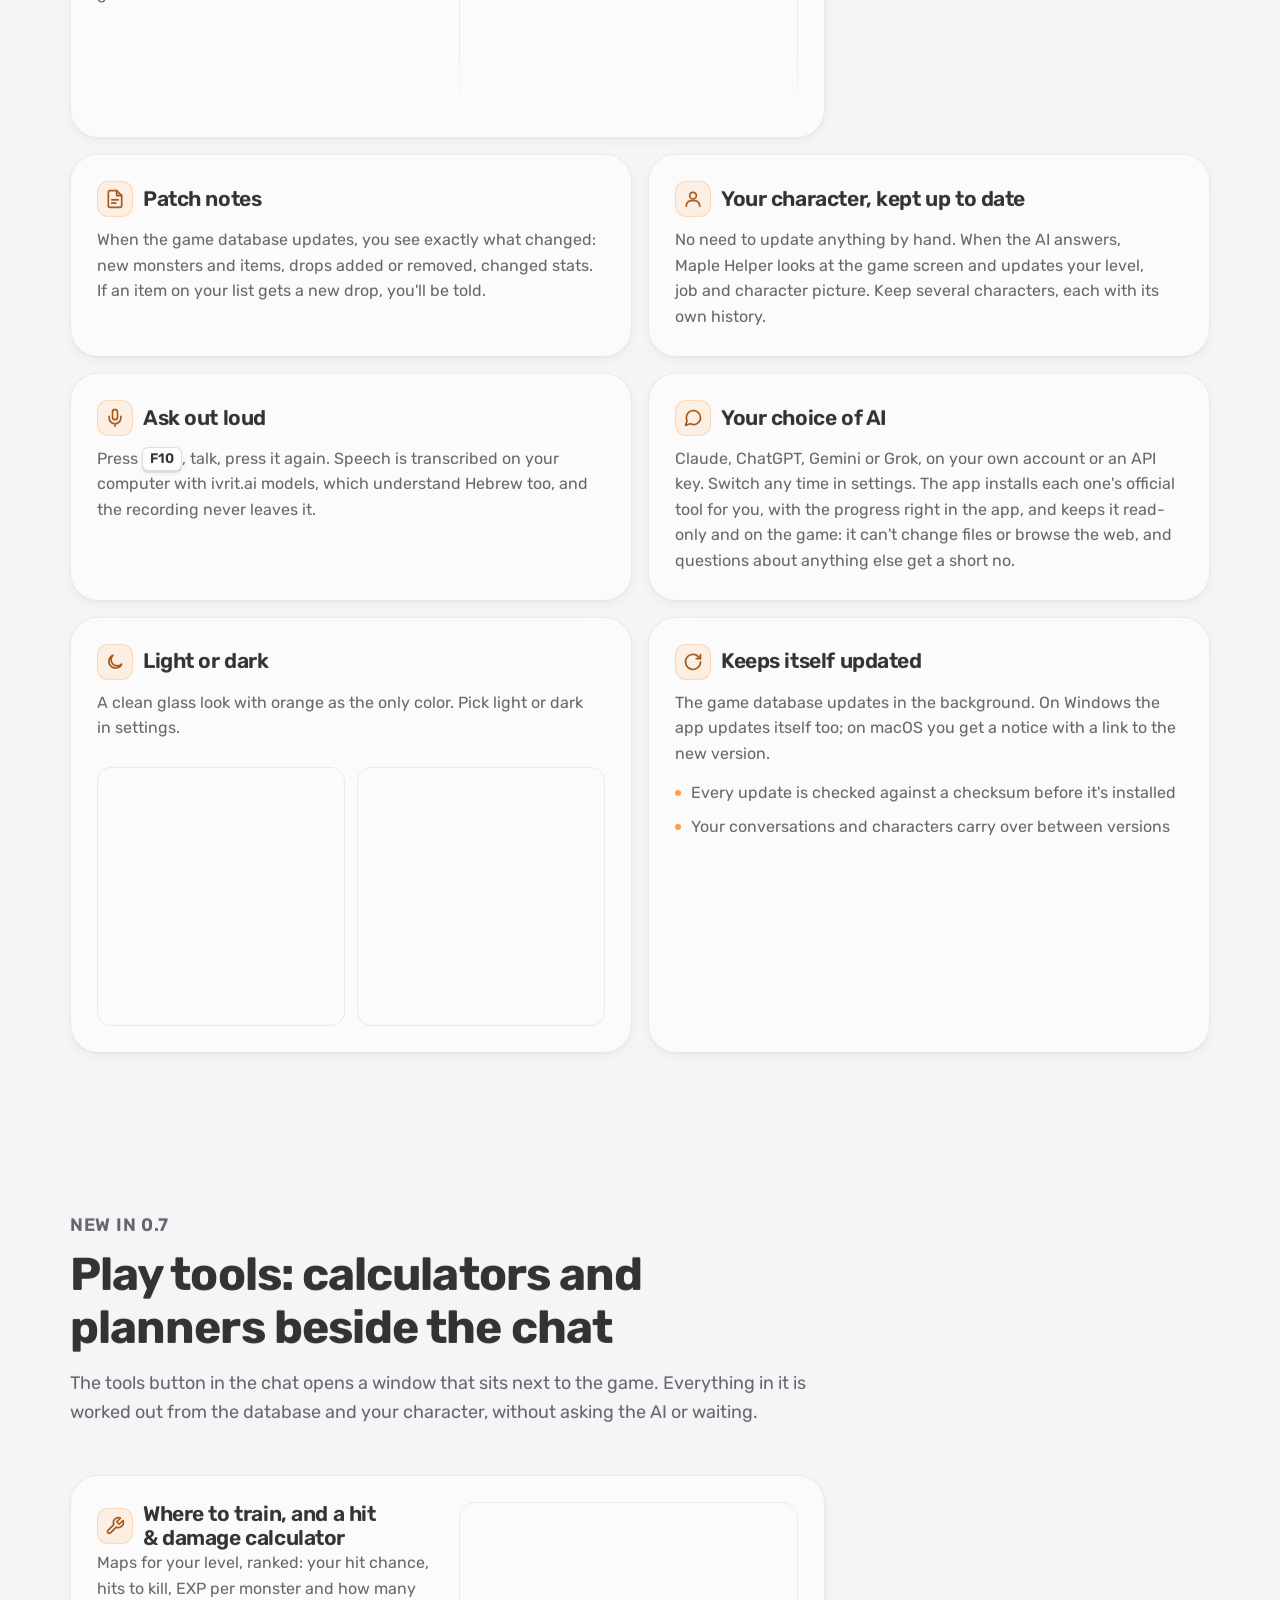
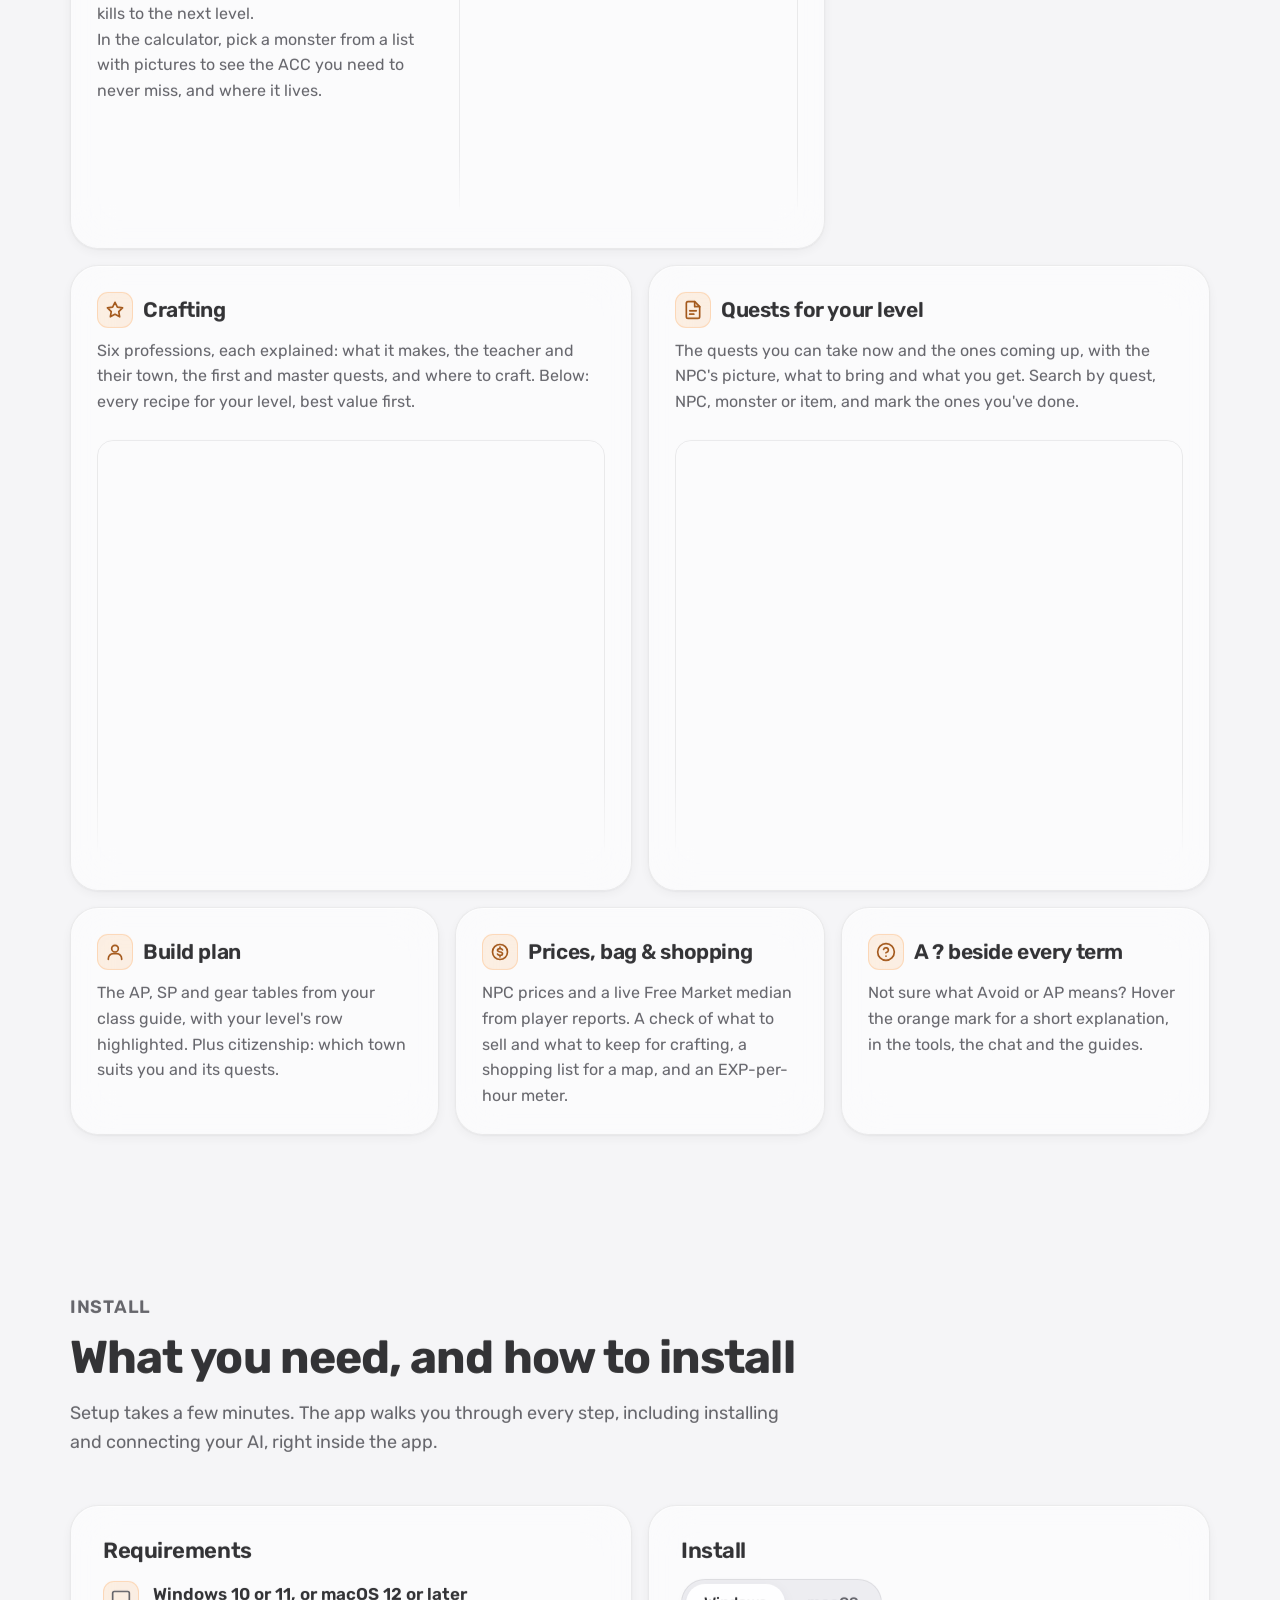
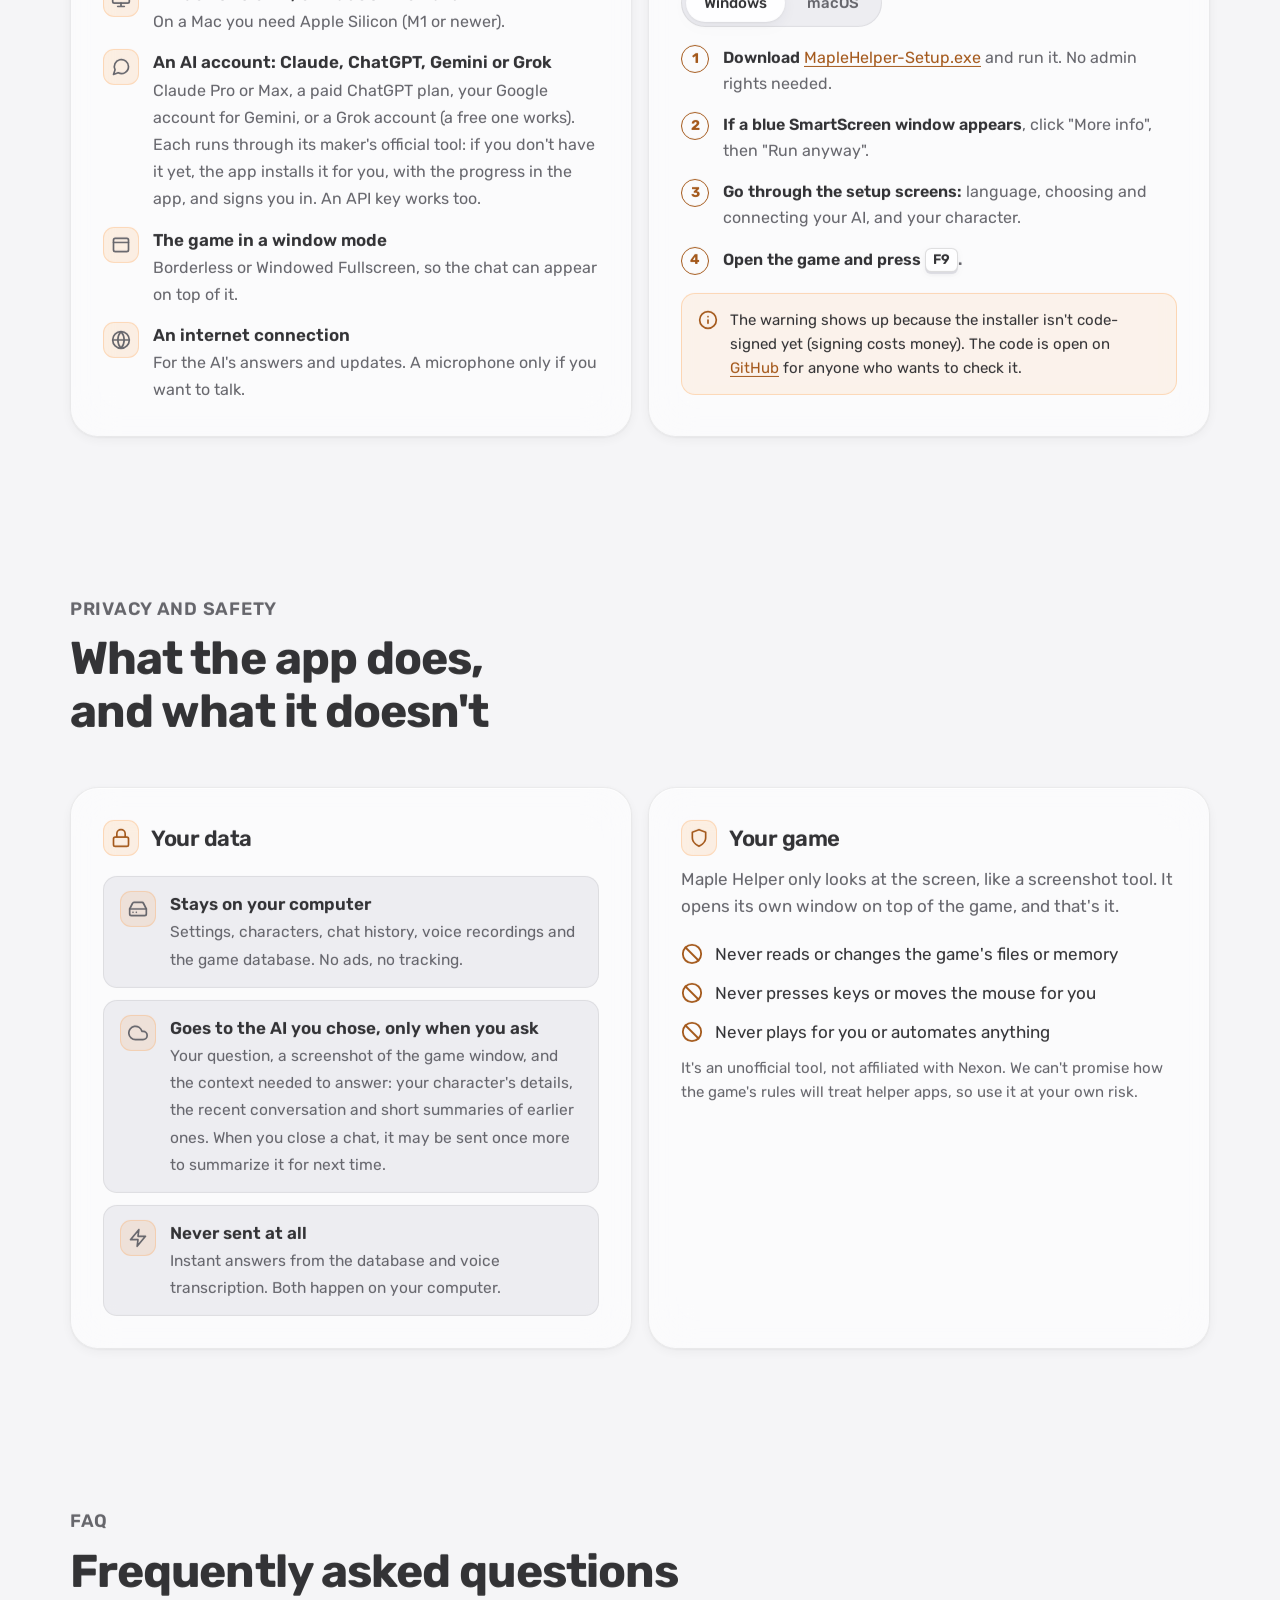
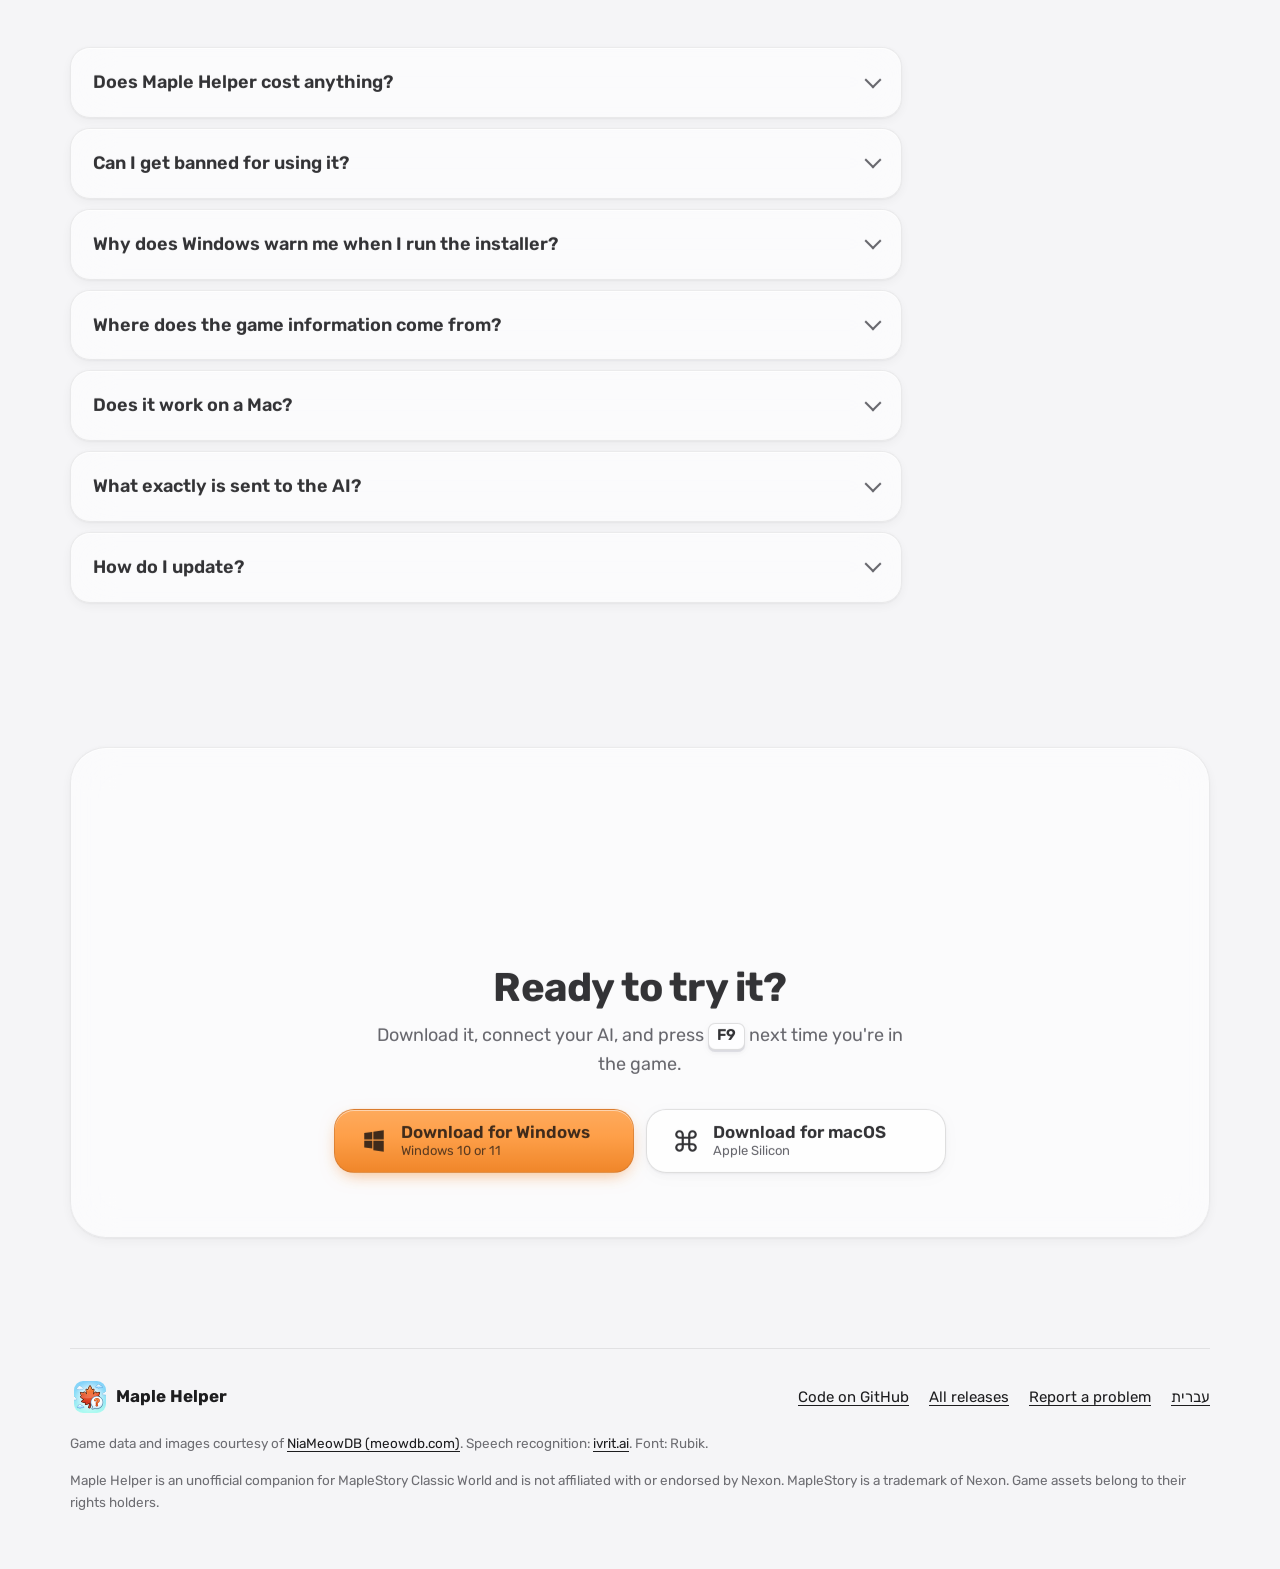
<file: en/index.html>
<!doctype html>
<html lang="en">
<head>
<meta charset="utf-8">
<title>Maple Helper</title>
<link rel="canonical" href="https://www.maplehelper.app/">
<meta name="robots" content="noindex">
<meta http-equiv="refresh" content="0; url=../">
</head>
<body><p><a href="../">Maple Helper</a></p></body>
</html>
</file>
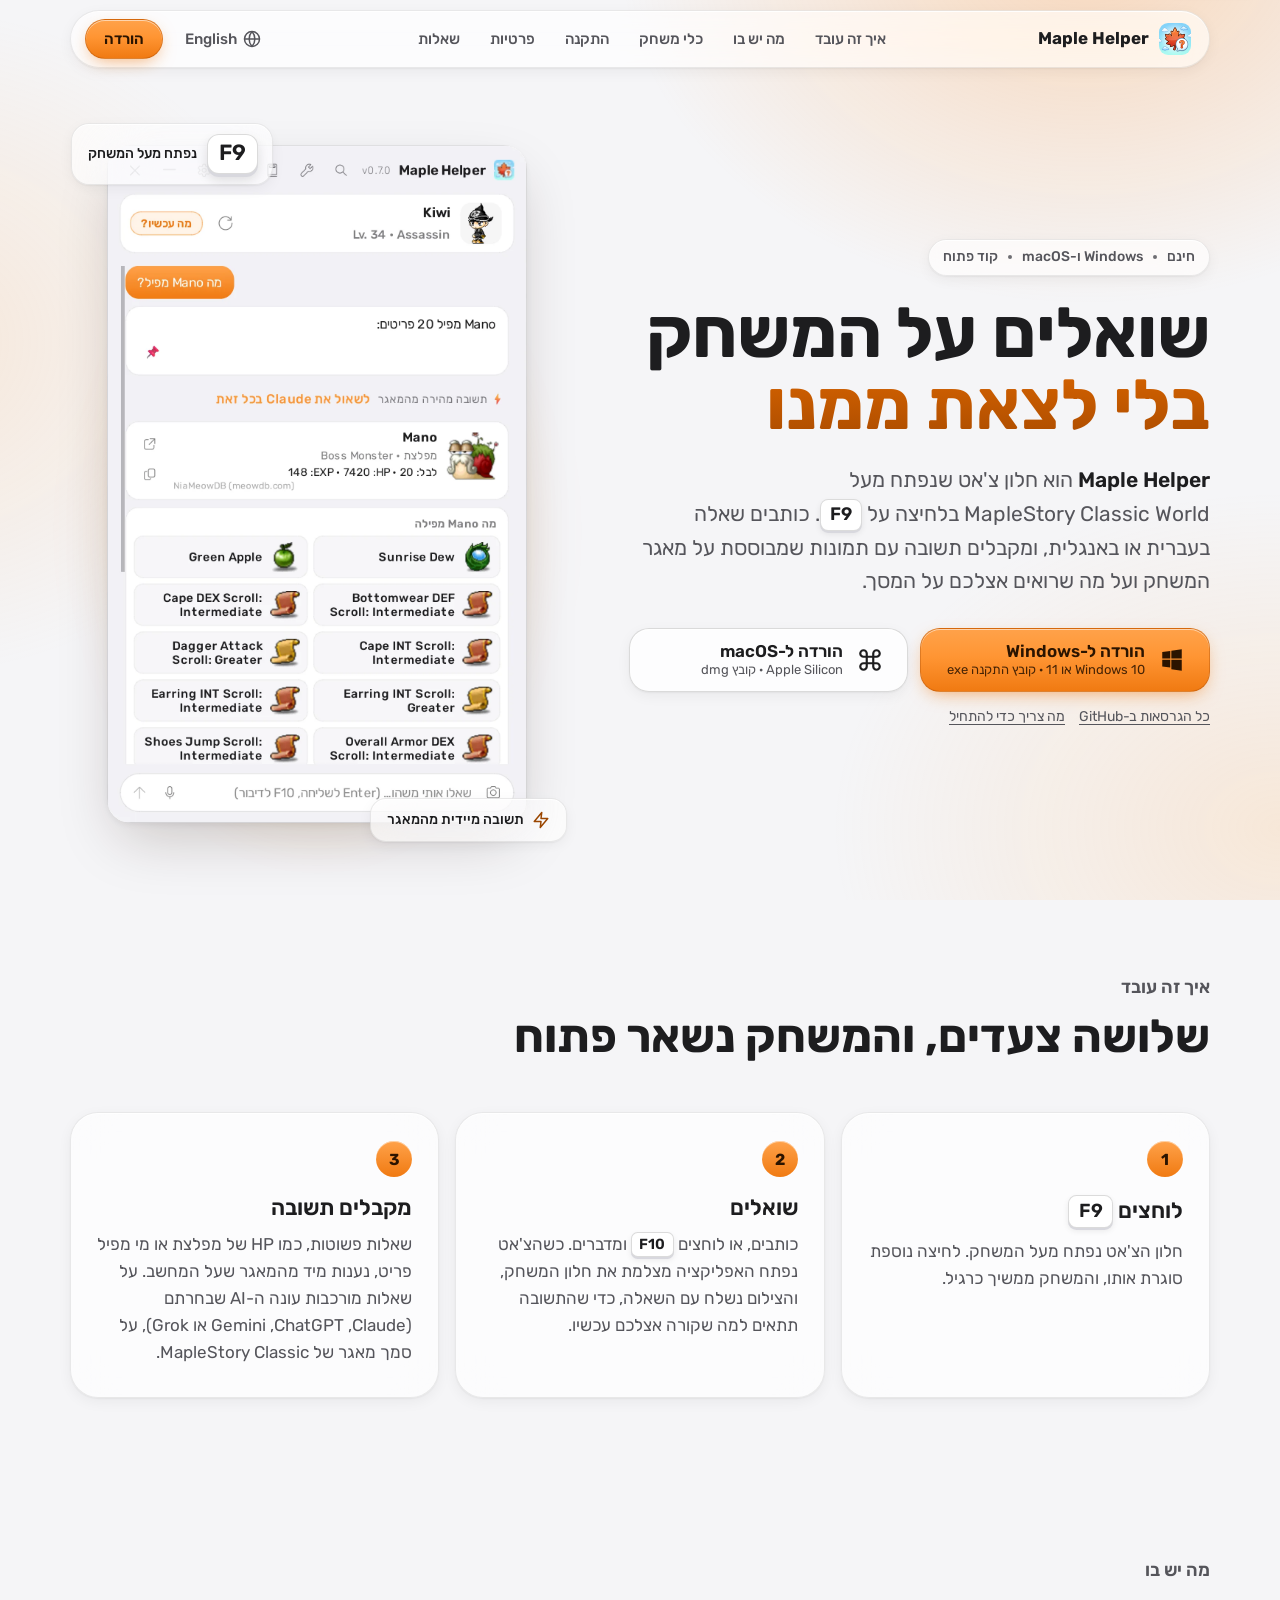
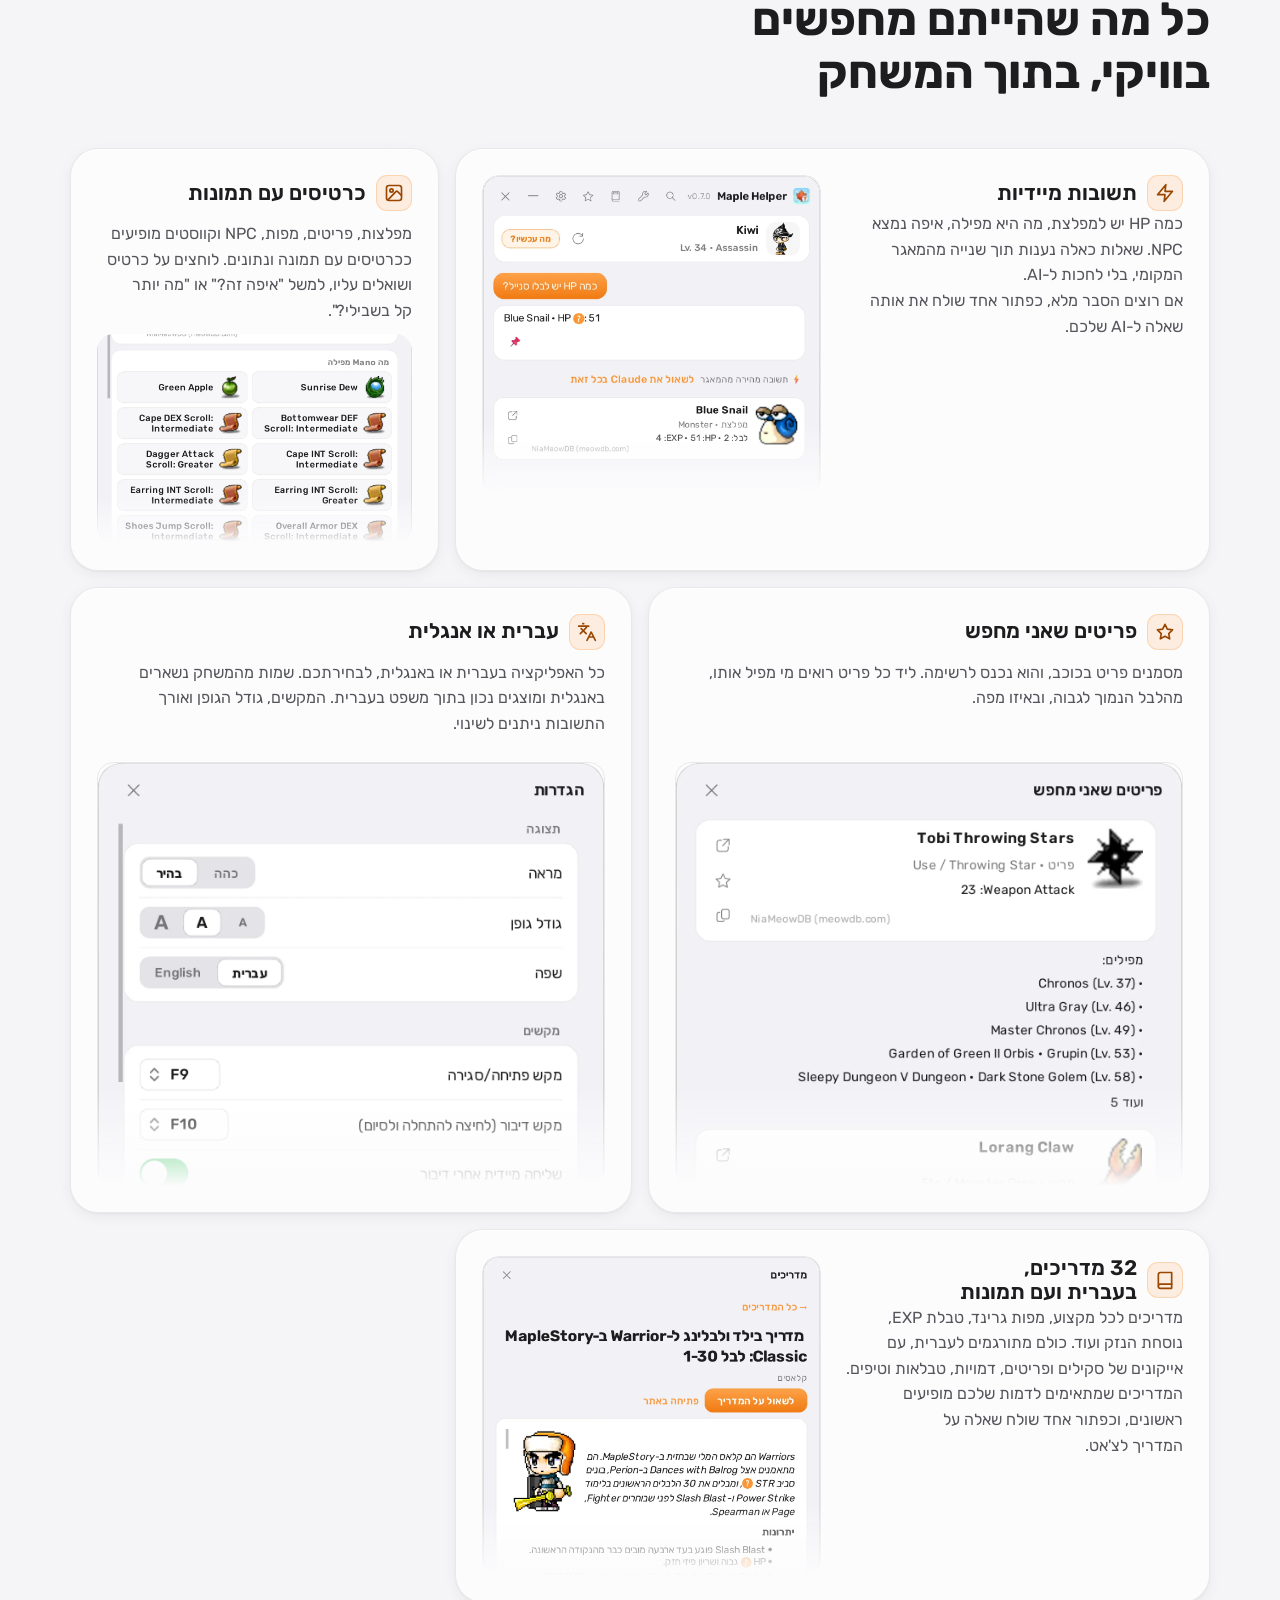
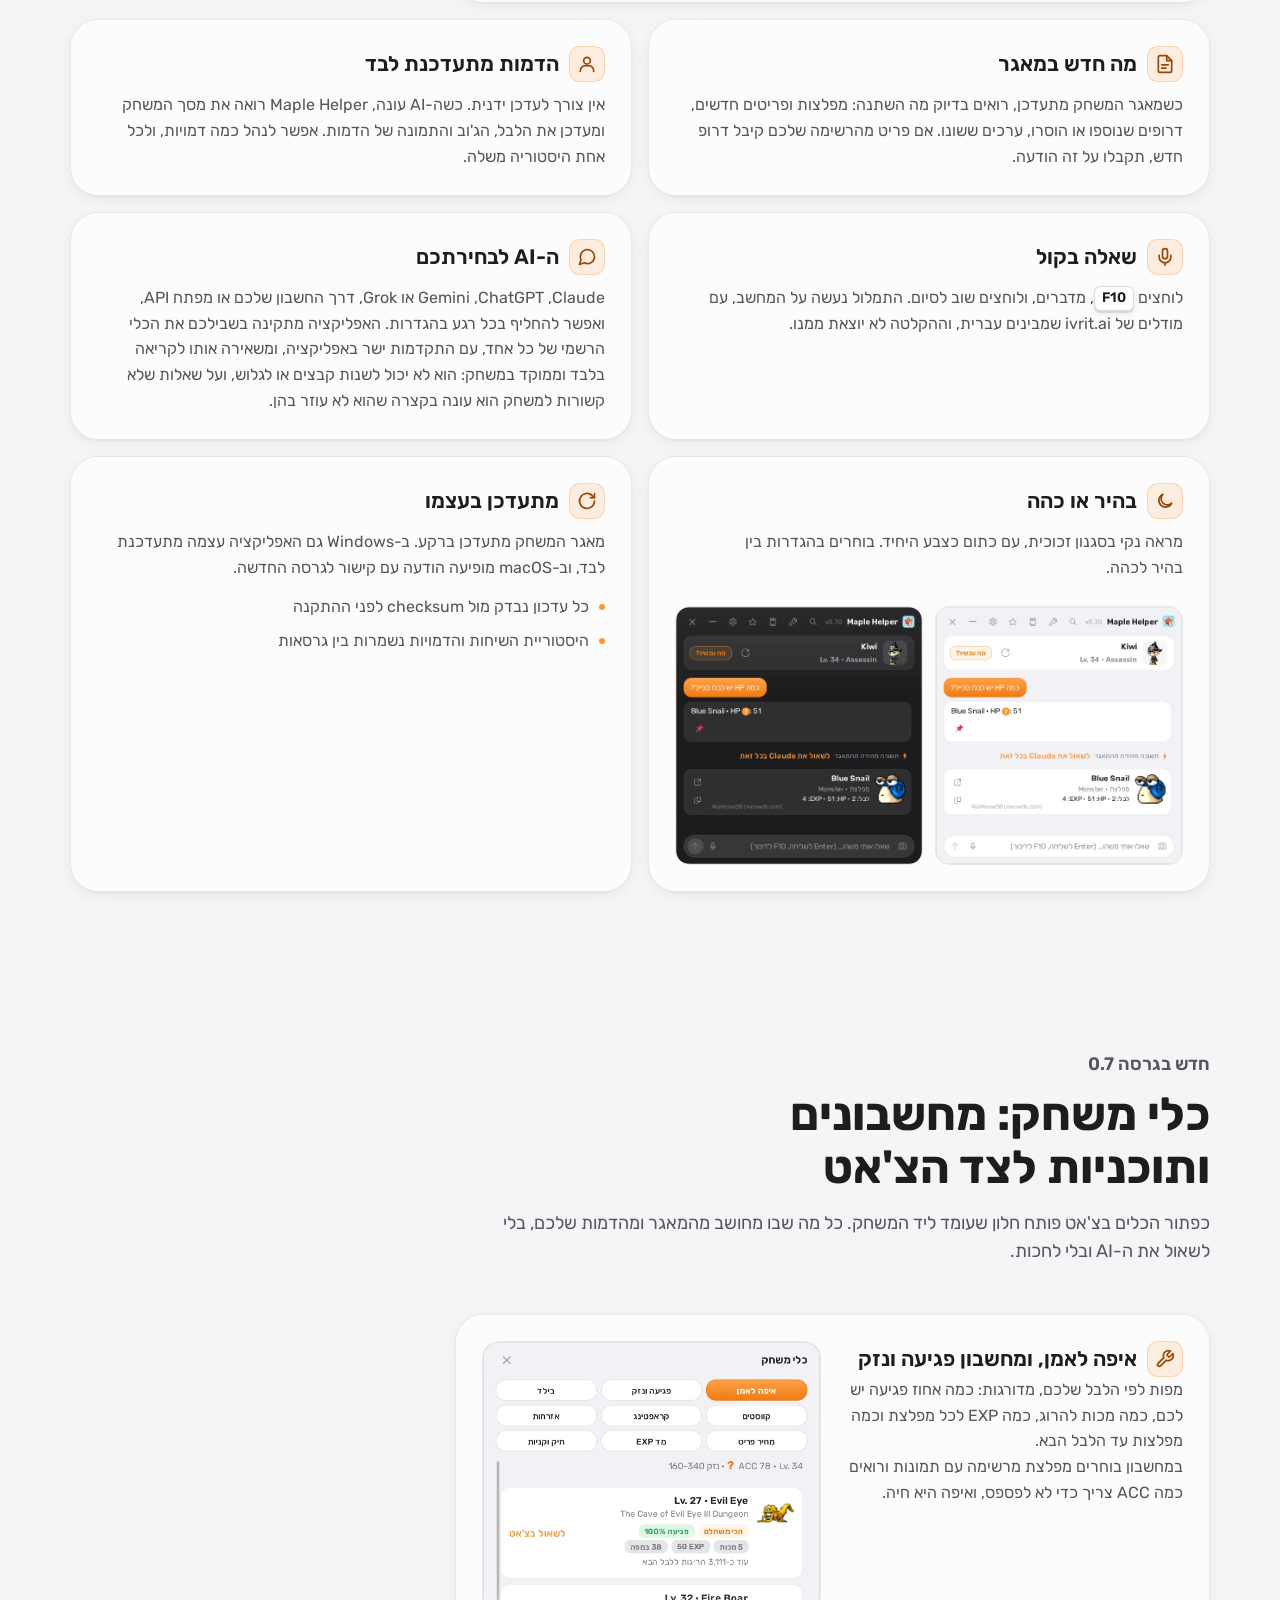
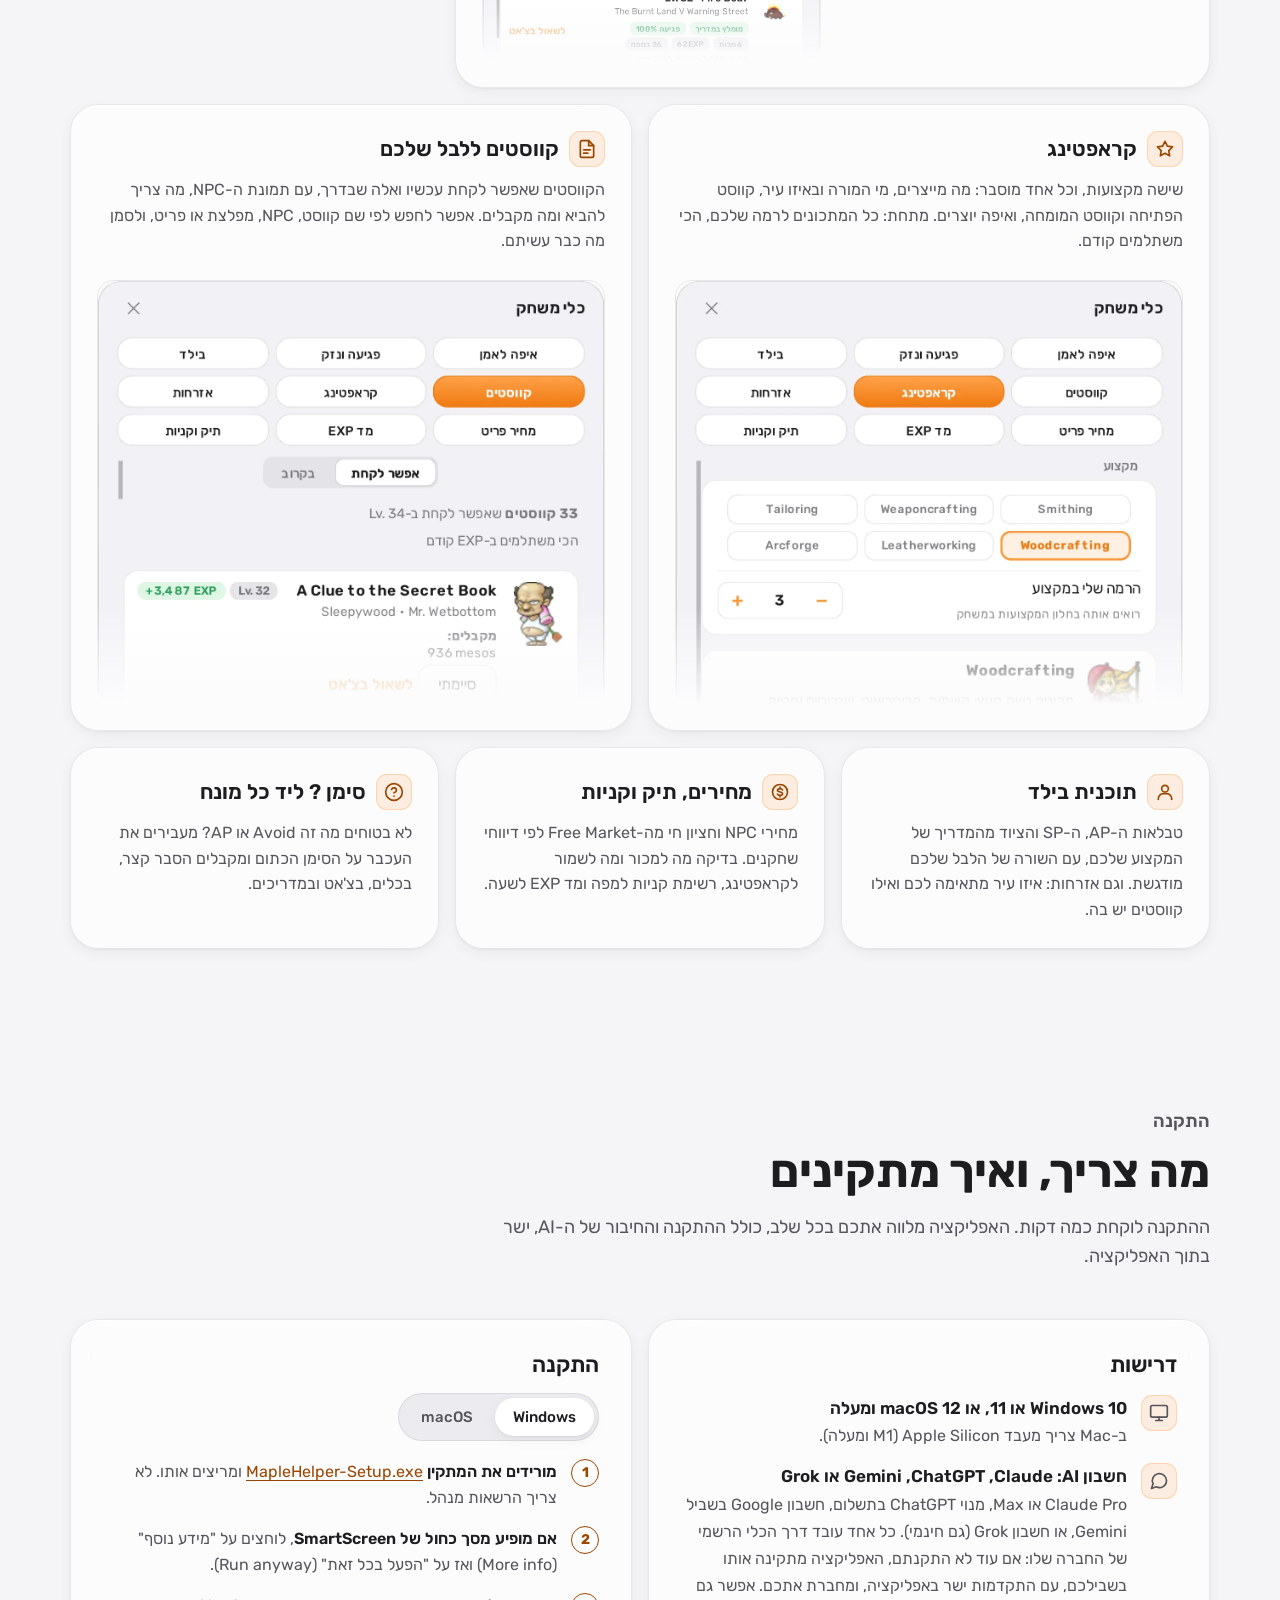
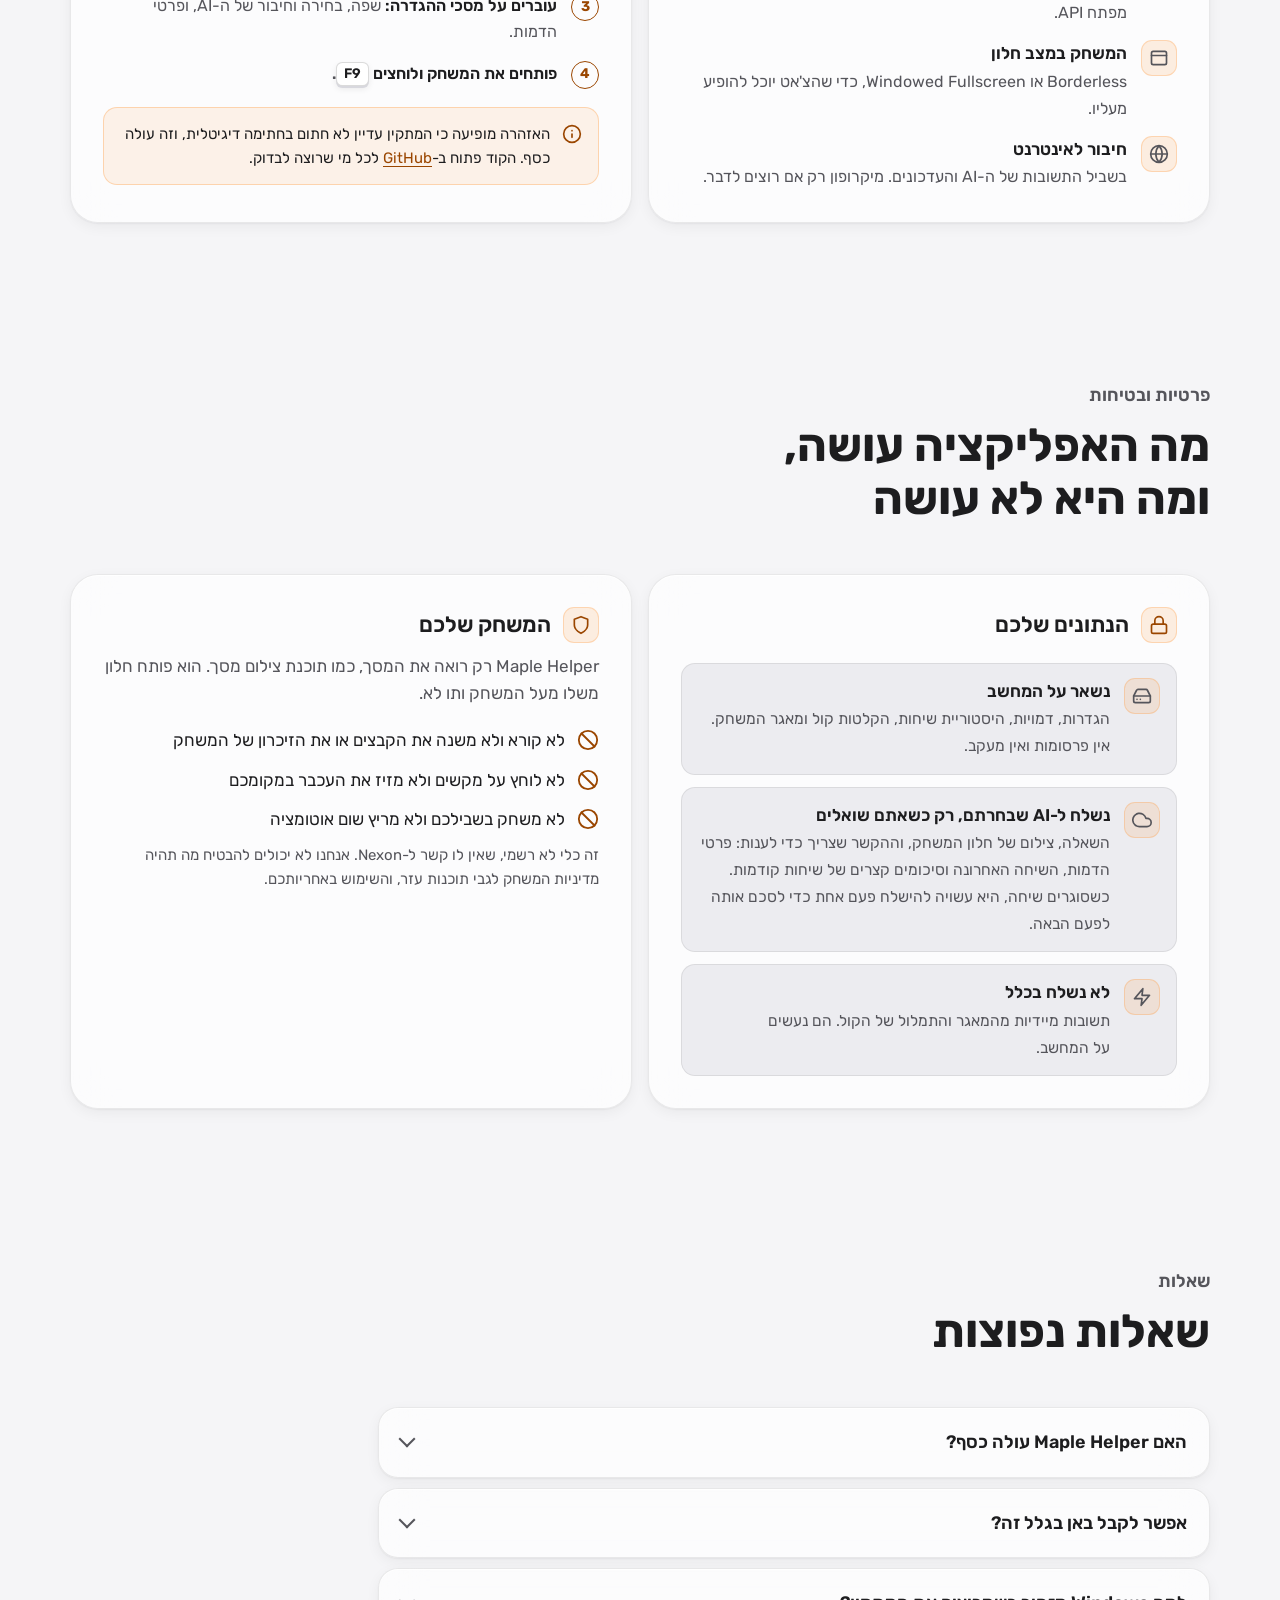
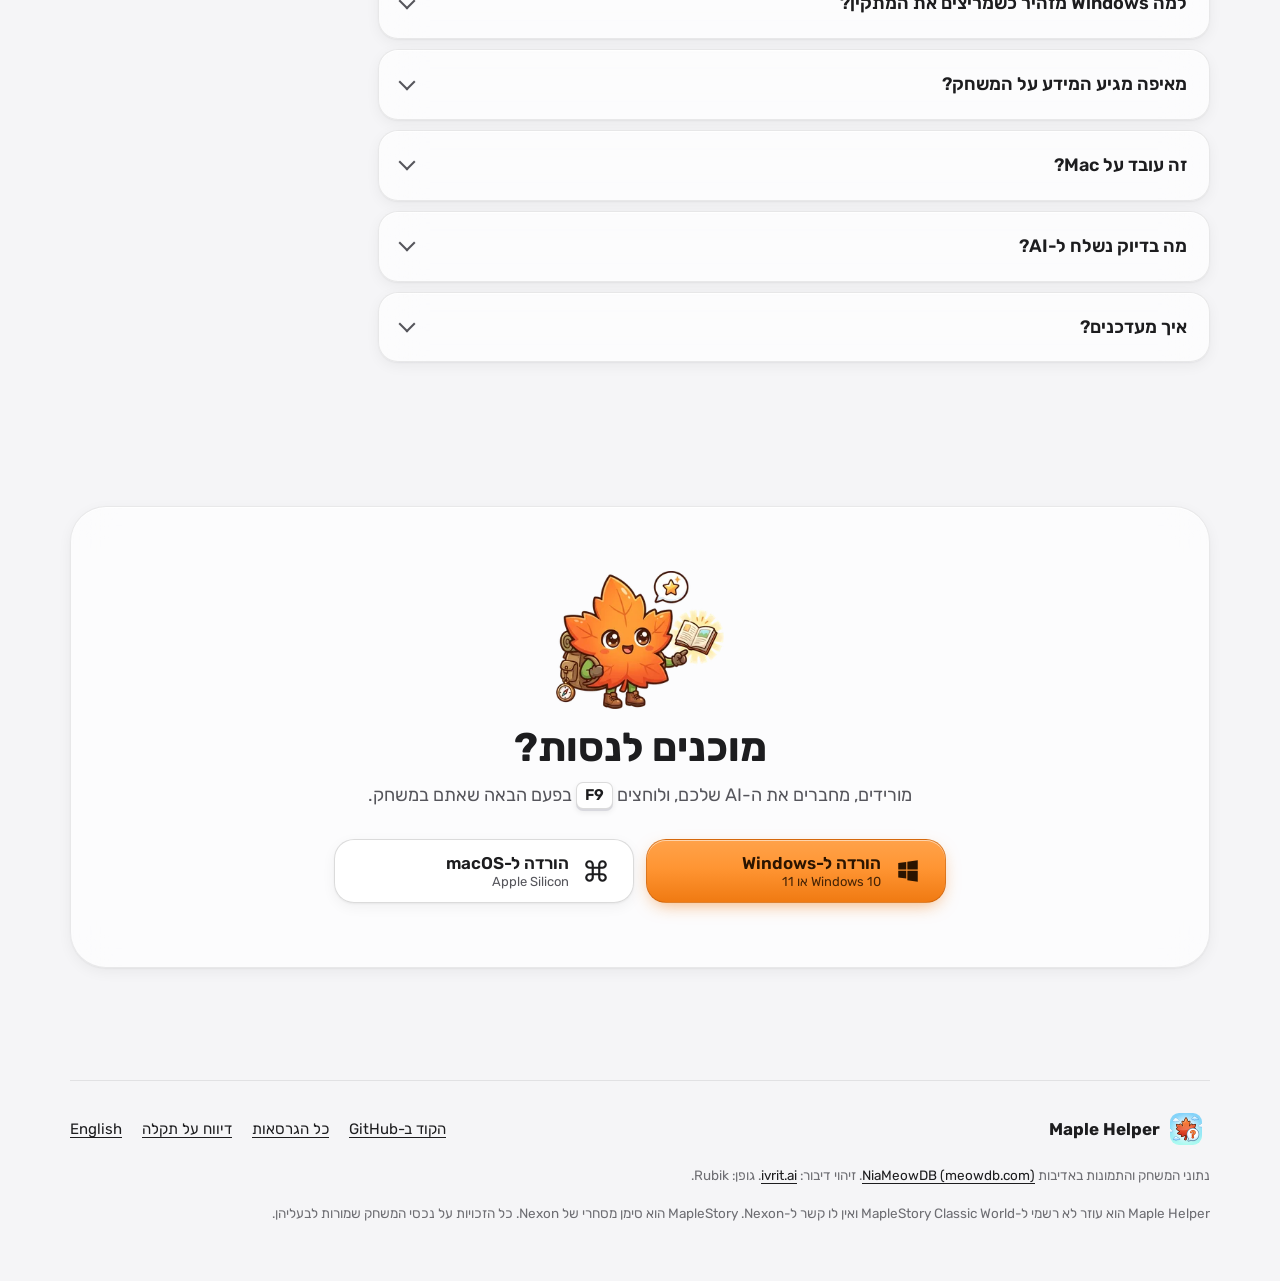
<file: he/index.html>
<!doctype html>
<html lang="he" dir="rtl" class="no-js">
<head>
<meta charset="utf-8">
<meta name="viewport" content="width=device-width, initial-scale=1, viewport-fit=cover">
<title>Maple Helper – עוזר צ'אט חינמי ל-MapleStory Classic World</title>
<meta name="description" content="Maple Helper נפתח מעל MapleStory Classic World בלחיצה על F9 ועונה בעברית או באנגלית: דרופים, HP של מפלצות, איפה נמצא כל דבר. חינם ל-Windows ול-macOS.">
<link rel="canonical" href="https://www.maplehelper.app/he/">
<link rel="alternate" hreflang="he" href="https://www.maplehelper.app/he/">
<link rel="alternate" hreflang="en" href="https://www.maplehelper.app/">
<link rel="alternate" hreflang="x-default" href="https://www.maplehelper.app/">
<meta name="robots" content="index, follow, max-image-preview:large">
<meta name="theme-color" content="#F5F5F7" media="(prefers-color-scheme: light)">
<meta name="theme-color" content="#0C0C0E" media="(prefers-color-scheme: dark)">
<meta name="color-scheme" content="light dark">

<meta property="og:type" content="website">
<meta property="og:site_name" content="Maple Helper">
<meta property="og:locale" content="he_IL">
<meta property="og:locale:alternate" content="en_US">
<meta property="og:title" content="Maple Helper – עוזר צ'אט חינמי ל-MapleStory Classic World">
<meta property="og:description" content="לוחצים F9, שואלים בעברית ומקבלים תשובה עם תמונות, בלי לצאת מהמשחק. חינם ל-Windows ול-macOS.">
<meta property="og:url" content="https://www.maplehelper.app/he/">
<meta property="og:image" content="https://www.maplehelper.app/assets/img/og.jpg">
<meta property="og:image:width" content="1200">
<meta property="og:image:height" content="630">
<meta property="og:image:alt" content="הלוגו של Maple Helper לצד חלון הצ'אט של האפליקציה, עם תשובה על מה המפלצת Mano מפילה">
<meta name="twitter:card" content="summary_large_image">
<meta name="twitter:title" content="Maple Helper – עוזר צ'אט חינמי ל-MapleStory Classic World">
<meta name="twitter:description" content="לוחצים F9, שואלים בעברית ומקבלים תשובה עם תמונות, בלי לצאת מהמשחק.">
<meta name="twitter:image" content="https://www.maplehelper.app/assets/img/og.jpg">
<meta name="twitter:image:alt" content="הלוגו של Maple Helper לצד חלון הצ'אט של האפליקציה">

<link rel="icon" href="../favicon.ico" sizes="48x48">
<link rel="icon" href="../assets/img/icon-192.png" type="image/png" sizes="192x192">
<link rel="apple-touch-icon" href="../assets/img/apple-touch-icon.png">
<link rel="manifest" href="../site.webmanifest">

<link rel="preconnect" href="https://fonts.googleapis.com">
<link rel="preconnect" href="https://fonts.gstatic.com" crossorigin>
<link rel="stylesheet" href="https://fonts.googleapis.com/css2?family=Rubik:wght@400;500;600;700&amp;display=swap">
<link rel="stylesheet" href="../assets/css/site.css">
<link rel="preload" as="image" href="../assets/shots/mano-light.webp" media="(prefers-color-scheme: light)" fetchpriority="high">
<link rel="preload" as="image" href="../assets/shots/mano-dark.webp" media="(prefers-color-scheme: dark)" fetchpriority="high">
<script src="../assets/js/site.js" defer></script>

<script type="application/ld+json">
{
  "@context": "https://schema.org",
  "@graph": [
    {
      "@type": "WebSite",
      "@id": "https://www.maplehelper.app/he/#website",
      "url": "https://www.maplehelper.app/he/",
      "name": "Maple Helper",
      "inLanguage": [
        "he",
        "en"
      ]
    },
    {
      "@type": "SoftwareApplication",
      "@id": "https://www.maplehelper.app/he/#app",
      "name": "Maple Helper",
      "description": "עוזר צ'אט חינמי שנפתח מעל MapleStory Classic World ועונה בעברית או באנגלית על סמך מאגר המשחק וצילום מסך של המשחק.",
      "url": "https://www.maplehelper.app/he/",
      "applicationCategory": "UtilitiesApplication",
      "applicationSubCategory": "Game companion",
      "operatingSystem": "Windows 10, Windows 11, macOS 12+ (Apple Silicon)",
      "inLanguage": [
        "he",
        "en"
      ],
      "isAccessibleForFree": true,
      "offers": {
        "@type": "Offer",
        "price": "0",
        "priceCurrency": "USD"
      },
      "downloadUrl": [
        "https://github.com/Maple-Helper/maple-helper/releases/latest/download/MapleHelper-Setup.exe",
        "https://github.com/Maple-Helper/maple-helper/releases/latest/download/MapleHelper-macOS.dmg"
      ],
      "installUrl": "https://github.com/Maple-Helper/maple-helper/releases/latest",
      "releaseNotes": "https://github.com/Maple-Helper/maple-helper/releases",
      "softwareRequirements": "An AI account of your choice: Claude Pro or Max, a paid ChatGPT plan, a Google account (Gemini) or a Grok account; or an Anthropic, OpenAI, Gemini or xAI API key",
      "image": "https://www.maplehelper.app/assets/img/icon-512.png",
      "screenshot": [
        "https://www.maplehelper.app/assets/shots/mano-light.webp",
        "https://www.maplehelper.app/assets/shots/wishlist-light.webp"
      ],
      "sameAs": [
        "https://github.com/Maple-Helper/maple-helper"
      ]
    },
    {
      "@type": "FAQPage",
      "@id": "https://www.maplehelper.app/he/#faq",
      "inLanguage": "he",
      "mainEntity": [
        {
          "@type": "Question",
          "name": "האם Maple Helper עולה כסף?",
          "acceptedAnswer": {
            "@type": "Answer",
            "text": "האפליקציה חינמית והקוד שלה פתוח ב-GitHub. את התשובות המורכבות נותן ה-AI שבחרתם (Claude, ChatGPT, Gemini או Grok), דרך החשבון שלכם: Claude Pro או Max, מנוי ChatGPT בתשלום, חשבון Google בשביל Gemini, או חשבון Grok (גם חינמי, עם מכסה מוגבלת). אפשר גם מפתח API בתשלום לפי שימוש. התשובות המיידיות מהמאגר לא נספרות במנוי."
          }
        },
        {
          "@type": "Question",
          "name": "אפשר לקבל באן בגלל זה?",
          "acceptedAnswer": {
            "@type": "Answer",
            "text": "Maple Helper רק מצלם את המסך, כמו כל תוכנת צילום מסך. הוא לא קורא את הזיכרון או את הקבצים של המשחק, לא לוחץ על מקשים ולא משחק במקומכם. עם זאת, זה כלי לא רשמי שאין לו קשר ל-Nexon, ואי אפשר להבטיח מה תהיה מדיניות המשחק. השימוש באחריותכם."
          }
        },
        {
          "@type": "Question",
          "name": "למה Windows מזהיר כשמריצים את המתקין?",
          "acceptedAnswer": {
            "@type": "Answer",
            "text": "המתקין עדיין לא חתום בחתימה דיגיטלית, אז SmartScreen מזהיר על תוכנה לא מוכרת. לוחצים על \"מידע נוסף\" (More info) ואז על \"הפעל בכל זאת\" (Run anyway). הקוד פתוח ב-GitHub, וכל עדכון נבדק מול checksum לפני שהוא מותקן."
          }
        },
        {
          "@type": "Question",
          "name": "מאיפה מגיע המידע על המשחק?",
          "acceptedAnswer": {
            "@type": "Answer",
            "text": "מהמאגר הציבורי של NiaMeowDB, עם קרדיט באפליקציה. עותק של המאגר נשמר על המחשב ומתעדכן לבד, וכשהוא מתעדכן האפליקציה מראה מה השתנה."
          }
        },
        {
          "@type": "Question",
          "name": "זה עובד על Mac?",
          "acceptedAnswer": {
            "@type": "Answer",
            "text": "כן, על macOS 12 ומעלה עם מעבד Apple Silicon. גם ל-MapleStory Classic World יש גרסת Mac, ו-Maple Helper מוצא את חלון המשחק לפי השם שלו."
          }
        },
        {
          "@type": "Question",
          "name": "מה בדיוק נשלח ל-AI?",
          "acceptedAnswer": {
            "@type": "Answer",
            "text": "רק כשאתם שואלים, ורק ל-AI שבחרתם (Claude של Anthropic, ChatGPT של OpenAI, Gemini של Google או Grok של xAI): השאלה, צילום של חלון המשחק, וההקשר שצריך כדי לענות (פרטי הדמות, השיחה האחרונה וסיכומים קצרים של שיחות קודמות). ההגדרות, ההיסטוריה המלאה והקלטות הקול נשמרים על המחשב. כשסוגרים שיחה, היא עשויה להישלח פעם אחת כדי לסכם אותה לפעם הבאה."
          }
        },
        {
          "@type": "Question",
          "name": "איך מעדכנים?",
          "acceptedAnswer": {
            "@type": "Answer",
            "text": "ב-Windows האפליקציה מתעדכנת לבד ברקע. ב-macOS מופיעה הודעה בתפריט עם קישור לגרסה החדשה. מאגר המשחק מתעדכן לבד בשתי המערכות."
          }
        }
      ]
    }
  ]
}
</script>
</head>
<body>
<a class="skip" href="#main">דילוג לתוכן</a>

<svg width="0" height="0" style="position:absolute" aria-hidden="true" focusable="false">
  <defs>
    <symbol id="i-win" viewBox="0 0 24 24"><path fill="currentColor" d="M3 4.6 10.4 3.6v7.1H3zM11.4 3.5 21 2v8.7h-9.6zM3 11.7h7.4v7.2L3 17.9zM11.4 11.7H21V22l-9.6-1.4z"/></symbol>
    <symbol id="i-mac" viewBox="0 0 24 24"><path fill="none" stroke="currentColor" stroke-width="2" stroke-linecap="round" stroke-linejoin="round" d="M15 6v12a3 3 0 1 0 3-3H6a3 3 0 1 0 3 3V6a3 3 0 1 0-3 3h12a3 3 0 1 0-3-3"/></symbol>
    <symbol id="i-zap" viewBox="0 0 24 24"><path fill="none" stroke="currentColor" stroke-width="2" stroke-linejoin="round" d="M13 2 3 14h9l-1 8 10-12h-9l1-8z"/></symbol>
    <symbol id="i-image" viewBox="0 0 24 24"><g fill="none" stroke="currentColor" stroke-width="2" stroke-linecap="round" stroke-linejoin="round"><rect x="3" y="3" width="18" height="18" rx="3"/><circle cx="9" cy="9" r="2"/><path d="m21 15-4.6-4.6a1.5 1.5 0 0 0-2.1 0L5 20"/></g></symbol>
    <symbol id="i-tools" viewBox="0 0 24 24"><path fill="none" stroke="currentColor" stroke-width="2" stroke-linecap="round" stroke-linejoin="round" d="M14.7 6.3a1 1 0 0 0 0 1.4l1.6 1.6a1 1 0 0 0 1.4 0l3.8-3.8a6 6 0 0 1-7.9 7.9l-6.9 6.9a2.1 2.1 0 0 1-3-3l6.9-6.9a6 6 0 0 1 7.9-7.9z"/></symbol>
    <symbol id="i-help" viewBox="0 0 24 24"><g fill="none" stroke="currentColor" stroke-width="2" stroke-linecap="round" stroke-linejoin="round"><circle cx="12" cy="12" r="10"/><path d="M9.1 9a3 3 0 0 1 5.8 1c0 2-3 3-3 3M12 17h.01"/></g></symbol>
    <symbol id="i-coin" viewBox="0 0 24 24"><g fill="none" stroke="currentColor" stroke-width="2" stroke-linecap="round"><circle cx="12" cy="12" r="9"/><path d="M15 9.5c-.5-1-1.6-1.5-3-1.5-1.7 0-3 .8-3 2s1.3 1.7 3 2 3 .8 3 2-1.3 2-3 2c-1.4 0-2.5-.5-3-1.5M12 6v2M12 16v2"/></g></symbol>
    <symbol id="i-star" viewBox="0 0 24 24"><path fill="none" stroke="currentColor" stroke-width="2" stroke-linejoin="round" d="m12 2.8 2.8 5.8 6.3.9-4.6 4.4 1.1 6.3L12 17.2l-5.6 3 1.1-6.3-4.6-4.4 6.3-.9z"/></symbol>
    <symbol id="i-notes" viewBox="0 0 24 24"><g fill="none" stroke="currentColor" stroke-width="2" stroke-linecap="round" stroke-linejoin="round"><path d="M14 2H6a2 2 0 0 0-2 2v16a2 2 0 0 0 2 2h12a2 2 0 0 0 2-2V8z"/><path d="M14 2v6h6M8 13h8M8 17h5"/></g></symbol>
    <symbol id="i-book" viewBox="0 0 24 24"><g fill="none" stroke="currentColor" stroke-width="2" stroke-linecap="round" stroke-linejoin="round"><path d="M4 19.5A2.5 2.5 0 0 1 6.5 17H20V3H6.5A2.5 2.5 0 0 0 4 5.5z"/><path d="M4 19.5A2.5 2.5 0 0 0 6.5 22H20v-5"/></g></symbol>
    <symbol id="i-user" viewBox="0 0 24 24"><g fill="none" stroke="currentColor" stroke-width="2" stroke-linecap="round"><circle cx="12" cy="8" r="4"/><path d="M4 21v-1a6 6 0 0 1 6-6h4a6 6 0 0 1 6 6v1"/></g></symbol>
    <symbol id="i-mic" viewBox="0 0 24 24"><g fill="none" stroke="currentColor" stroke-width="2" stroke-linecap="round"><rect x="9" y="2" width="6" height="12" rx="3"/><path d="M19 10v2a7 7 0 0 1-14 0v-2M12 19v3"/></g></symbol>
    <symbol id="i-lang" viewBox="0 0 24 24"><g fill="none" stroke="currentColor" stroke-width="2" stroke-linecap="round" stroke-linejoin="round"><path d="m5 8 6 6M4 14l6-6 2-3M2 5h12M7 2h1M22 22l-5-10-5 10M14 18h6"/></g></symbol>
    <symbol id="i-moon" viewBox="0 0 24 24"><path fill="none" stroke="currentColor" stroke-width="2" stroke-linejoin="round" d="M20 14.5A8 8 0 1 1 9.5 4a6.5 6.5 0 0 0 10.5 10.5z"/></symbol>
    <symbol id="i-refresh" viewBox="0 0 24 24"><g fill="none" stroke="currentColor" stroke-width="2" stroke-linecap="round" stroke-linejoin="round"><path d="M21 12a9 9 0 1 1-2.6-6.4L21 8"/><path d="M21 3v5h-5"/></g></symbol>
    <symbol id="i-monitor" viewBox="0 0 24 24"><g fill="none" stroke="currentColor" stroke-width="2" stroke-linecap="round"><rect x="2" y="3" width="20" height="14" rx="2"/><path d="M8 21h8M12 17v4"/></g></symbol>
    <symbol id="i-chat" viewBox="0 0 24 24"><path fill="none" stroke="currentColor" stroke-width="2" stroke-linejoin="round" d="M21 11.5a8.4 8.4 0 0 1-12.3 7.5L3 21l1.9-5.6A8.5 8.5 0 1 1 21 11.5z"/></symbol>
    <symbol id="i-window" viewBox="0 0 24 24"><g fill="none" stroke="currentColor" stroke-width="2" stroke-linecap="round"><rect x="3" y="4" width="18" height="16" rx="2"/><path d="M3 9h18"/></g></symbol>
    <symbol id="i-globe" viewBox="0 0 24 24"><g fill="none" stroke="currentColor" stroke-width="2"><circle cx="12" cy="12" r="10"/><path d="M2 12h20M12 2a15 15 0 0 1 0 20M12 2a15 15 0 0 0 0 20"/></g></symbol>
    <symbol id="i-drive" viewBox="0 0 24 24"><g fill="none" stroke="currentColor" stroke-width="2" stroke-linecap="round" stroke-linejoin="round"><path d="M22 12H2"/><path d="M5.5 5.1 2 12v6a2 2 0 0 0 2 2h16a2 2 0 0 0 2-2v-6l-3.5-6.9A2 2 0 0 0 16.8 4H7.2a2 2 0 0 0-1.7 1.1z"/><path d="M6 16h.01M10 16h.01"/></g></symbol>
    <symbol id="i-send" viewBox="0 0 24 24"><g fill="none" stroke="currentColor" stroke-width="2" stroke-linecap="round" stroke-linejoin="round"><path d="M18 10h-1.3A8 8 0 1 0 9 20h9a5 5 0 0 0 0-10z"/></g></symbol>
    <symbol id="i-camera" viewBox="0 0 24 24"><g fill="none" stroke="currentColor" stroke-width="2" stroke-linejoin="round"><path d="M23 19a2 2 0 0 1-2 2H3a2 2 0 0 1-2-2V8a2 2 0 0 1 2-2h4l2-3h6l2 3h4a2 2 0 0 1 2 2z"/><circle cx="12" cy="13" r="4"/></g></symbol>
    <symbol id="i-ban" viewBox="0 0 24 24"><g fill="none" stroke="currentColor" stroke-width="2" stroke-linecap="round"><circle cx="12" cy="12" r="10"/><path d="m4.9 4.9 14.2 14.2"/></g></symbol>
    <symbol id="i-info" viewBox="0 0 24 24"><g fill="none" stroke="currentColor" stroke-width="2" stroke-linecap="round"><circle cx="12" cy="12" r="10"/><path d="M12 16v-4M12 8h.01"/></g></symbol>
    <symbol id="i-shield" viewBox="0 0 24 24"><path fill="none" stroke="currentColor" stroke-width="2" stroke-linejoin="round" d="M12 22s8-4 8-10V5l-8-3-8 3v7c0 6 8 10 8 10z"/></symbol>
    <symbol id="i-lock" viewBox="0 0 24 24"><g fill="none" stroke="currentColor" stroke-width="2" stroke-linecap="round"><rect x="3" y="11" width="18" height="11" rx="2"/><path d="M7 11V7a5 5 0 0 1 10 0v4"/></g></symbol>
    <symbol id="i-download" viewBox="0 0 24 24"><g fill="none" stroke="currentColor" stroke-width="2" stroke-linecap="round" stroke-linejoin="round"><path d="M21 15v4a2 2 0 0 1-2 2H5a2 2 0 0 1-2-2v-4M7 10l5 5 5-5M12 15V3"/></g></symbol>
  </defs>
</svg>

<header class="nav">
  <div class="wrap">
    <nav class="bar glass" aria-label="ראשי">
      <a class="brand" href="./" aria-label="Maple Helper, לראש העמוד">
        <img src="../assets/img/icon-64.png" width="32" height="32" alt="">
        <span>Maple Helper</span>
      </a>
      <ul>
        <li><a href="#how">איך זה עובד</a></li>
        <li><a href="#features">מה יש בו</a></li>
        <li><a href="#tools">כלי משחק</a></li>
        <li><a href="#install">התקנה</a></li>
        <li><a href="#privacy">פרטיות</a></li>
        <li><a href="#faq">שאלות</a></li>
      </ul>
      <a class="lang" href="../" hreflang="en" lang="en"><svg aria-hidden="true"><use href="#i-globe"/></svg>English</a>
      <a class="btn nav-dl" href="https://github.com/Maple-Helper/maple-helper/releases/latest/download/MapleHelper-Setup.exe">הורדה</a>
    </nav>
  </div>
</header>

<main id="main">

  <!-- ============================================================ hero -->
  <section class="hero" id="download" aria-labelledby="hero-title">
    <div class="wrap">
      <div class="copy">
        <p class="eyebrow glass">
          <span>חינם</span><span class="dot" aria-hidden="true"></span>
          <span><bdi dir="ltr">Windows</bdi> ו-<bdi dir="ltr">macOS</bdi></span><span class="dot" aria-hidden="true"></span>
          <span>קוד פתוח</span>
        </p>
        <h1 id="hero-title">שואלים על המשחק <span class="hl">בלי לצאת ממנו</span></h1>
        <p class="lead">
          <strong><bdi dir="ltr">Maple Helper</bdi></strong> הוא חלון צ'אט שנפתח מעל <bdi dir="ltr">MapleStory Classic World</bdi> בלחיצה על <span class="nw"><kbd>F9</kbd>.</span>
          כותבים שאלה בעברית או באנגלית, ומקבלים תשובה עם תמונות שמבוססת על מאגר המשחק ועל מה שרואים אצלכם על המסך.
        </p>
        <div class="dl">
          <a class="btn" data-os="windows" href="https://github.com/Maple-Helper/maple-helper/releases/latest/download/MapleHelper-Setup.exe">
            <svg aria-hidden="true"><use href="#i-win"/></svg>
            <span><b>הורדה ל-<bdi dir="ltr">Windows</bdi></b><small><bdi dir="ltr">Windows 10</bdi> או <bdi dir="ltr">11</bdi> · קובץ התקנה <bdi dir="ltr">exe</bdi></small></span>
          </a>
          <a class="btn secondary" data-os="mac" href="https://github.com/Maple-Helper/maple-helper/releases/latest/download/MapleHelper-macOS.dmg">
            <svg aria-hidden="true"><use href="#i-mac"/></svg>
            <span><b>הורדה ל-<bdi dir="ltr">macOS</bdi></b><small><bdi dir="ltr">Apple Silicon</bdi> · קובץ <bdi dir="ltr">dmg</bdi></small></span>
          </a>
        </div>
        <p class="dl-meta">
          <span data-version hidden>גרסה אחרונה: <bdi dir="ltr"></bdi></span>
          <a href="https://github.com/Maple-Helper/maple-helper/releases">כל הגרסאות ב-<bdi dir="ltr">GitHub</bdi></a>
          <a href="#install">מה צריך כדי להתחיל</a>
        </p>
        <p class="mobile-note">Maple Helper היא אפליקציה למחשב. פתחו את הדף הזה במחשב שעליו אתם משחקים כדי להוריד אותה.</p>
      </div>

      <div class="stage">
        <div class="window">
          <picture>
            <source media="(prefers-color-scheme: dark)" srcset="../assets/shots/mano-dark.webp">
            <img src="../assets/shots/mano-light.webp" width="1140" height="1840" fetchpriority="high"
                 alt="חלון הצ'אט של Maple Helper: השאלה 'מה Mano מפיל?' והתשובה 'Mano מפיל 20 פריטים', עם כרטיס של המפלצת ורשת תמונות של הפריטים שהיא מפילה">
          </picture>
        </div>
        <p class="hotkey glass" aria-hidden="true"><kbd>F9</kbd> נפתח מעל המשחק</p>
        <p class="chip glass" aria-hidden="true"><svg><use href="#i-zap"/></svg>תשובה מיידית מהמאגר</p>
      </div>
    </div>
  </section>

  <!-- ============================================================ how -->
  <section id="how" aria-labelledby="how-title">
    <div class="wrap">
      <div class="sec-head reveal">
        <p class="kicker">איך זה עובד</p>
        <h2 id="how-title">שלושה צעדים, והמשחק נשאר פתוח</h2>
      </div>
      <ol class="steps">
        <li class="glass reveal">
          <span class="n" aria-hidden="true">1</span>
          <h3>לוחצים <kbd>F9</kbd></h3>
          <p>חלון הצ'אט נפתח מעל המשחק. לחיצה נוספת סוגרת אותו, והמשחק ממשיך כרגיל.</p>
        </li>
        <li class="glass reveal">
          <span class="n" aria-hidden="true">2</span>
          <h3>שואלים</h3>
          <p>כותבים, או לוחצים <kbd>F10</kbd> ומדברים. כשהצ'אט נפתח האפליקציה מצלמת את חלון המשחק, והצילום נשלח עם השאלה, כדי שהתשובה תתאים למה שקורה אצלכם עכשיו.</p>
        </li>
        <li class="glass reveal">
          <span class="n" aria-hidden="true">3</span>
          <h3>מקבלים תשובה</h3>
          <p>שאלות פשוטות, כמו <bdi dir="ltr">HP</bdi> של מפלצת או מי מפיל פריט, נענות מיד מהמאגר שעל המחשב. על שאלות מורכבות עונה ה-<bdi dir="ltr">AI</bdi> שבחרתם (<bdi dir="ltr">Claude</bdi>, <bdi dir="ltr">ChatGPT</bdi>, <bdi dir="ltr">Gemini</bdi> או <bdi dir="ltr">Grok</bdi>), על סמך מאגר של <bdi dir="ltr">MapleStory Classic</bdi>.</p>
        </li>
      </ol>
    </div>
  </section>

  <!-- ============================================================ features -->
  <section id="features" aria-labelledby="features-title">
    <div class="wrap">
      <div class="sec-head reveal">
        <p class="kicker">מה יש בו</p>
        <h2 id="features-title">כל מה שהייתם מחפשים בוויקי, בתוך המשחק</h2>
      </div>

      <div class="bento">
        <article class="tile wide split glass reveal">
          <div>
            <h3><span class="ico"><svg aria-hidden="true"><use href="#i-zap"/></svg></span>תשובות מיידיות</h3>
            <p>כמה <bdi dir="ltr">HP</bdi> יש למפלצת, מה היא מפילה, איפה נמצא <bdi dir="ltr">NPC</bdi>. שאלות כאלה נענות תוך שנייה מהמאגר המקומי, בלי לחכות ל-<bdi dir="ltr">AI</bdi>.</p>
            <p>אם רוצים הסבר מלא, כפתור אחד שולח את אותה שאלה ל-<bdi dir="ltr">AI</bdi> שלכם.</p>
          </div>
          <div class="shot crop">
            <picture>
              <source media="(prefers-color-scheme: dark)" srcset="../assets/shots/hp-dark.webp">
              <img src="../assets/shots/hp-light.webp" width="1140" height="1190" loading="lazy" decoding="async"
                   alt="השאלה 'כמה HP יש לבלו סנייל?' והתשובה Blue Snail HP: 51, עם כרטיס של המפלצת">
            </picture>
          </div>
        </article>

        <article class="tile third glass reveal">
          <h3><span class="ico"><svg aria-hidden="true"><use href="#i-image"/></svg></span>כרטיסים עם תמונות</h3>
          <p>מפלצות, פריטים, מפות, <bdi dir="ltr">NPC</bdi> וקווסטים מופיעים ככרטיסים עם תמונה ונתונים. לוחצים על כרטיס ושואלים עליו, למשל "איפה זה?" או "מה יותר קל בשבילי?".</p>
          <div class="shot crop tiles">
            <picture>
              <source media="(prefers-color-scheme: dark)" srcset="../assets/shots/mano-dark.webp">
              <img src="../assets/shots/mano-light.webp" width="1140" height="1840" loading="lazy" decoding="async"
                   alt="רשת כרטיסים עם תמונות של הפריטים ש-Mano מפיל: Green Apple, Sunrise Dew ומגילות">
            </picture>
          </div>
        </article>

        <article class="tile half glass reveal">
          <h3><span class="ico"><svg aria-hidden="true"><use href="#i-star"/></svg></span>פריטים שאני מחפש</h3>
          <p>מסמנים פריט בכוכב, והוא נכנס לרשימה. ליד כל פריט רואים מי מפיל אותו, מהלבל הנמוך לגבוה, ובאיזו מפה.</p>
          <div class="shot crop">
            <picture>
              <source media="(prefers-color-scheme: dark)" srcset="../assets/shots/wishlist-dark.webp">
              <img src="../assets/shots/wishlist-light.webp" width="1190" height="1540" loading="lazy" decoding="async"
                   alt="רשימת 'פריטים שאני מחפש' עם Tobi Throwing Stars ו-Lorang Claw, ומתחת לכל אחד המפלצות שמפילות אותו והלבל שלהן">
            </picture>
          </div>
        </article>

        <article class="tile half glass reveal">
          <h3><span class="ico"><svg aria-hidden="true"><use href="#i-lang"/></svg></span>עברית או אנגלית</h3>
          <p>כל האפליקציה בעברית או באנגלית, לבחירתכם. שמות מהמשחק נשארים באנגלית ומוצגים נכון בתוך משפט בעברית. המקשים, גודל הגופן ואורך התשובות ניתנים לשינוי.</p>
          <div class="shot crop">
            <picture>
              <source media="(prefers-color-scheme: dark)" srcset="../assets/shots/settings-dark.webp">
              <img src="../assets/shots/settings-light.webp" width="1190" height="1740" loading="lazy" decoding="async"
                   alt="מסך ההגדרות בעברית: מראה בהיר או כהה, גודל גופן, שפה, מקש פתיחה F9 ומקש דיבור F10">
            </picture>
          </div>
        </article>

        <article class="tile wide split glass reveal">
          <div>
            <h3><span class="ico"><svg aria-hidden="true"><use href="#i-book"/></svg></span>32 מדריכים, בעברית ועם תמונות</h3>
            <p>מדריכים לכל מקצוע, מפות גרינד, טבלת <bdi dir="ltr">EXP</bdi>, נוסחת הנזק ועוד. כולם מתורגמים לעברית, עם אייקונים של סקילים ופריטים, דמויות, טבלאות וטיפים.</p>
            <p>המדריכים שמתאימים לדמות שלכם מופיעים ראשונים, וכפתור אחד שולח שאלה על המדריך לצ'אט.</p>
          </div>
          <div class="shot crop">
            <picture>
              <source media="(prefers-color-scheme: dark)" srcset="../assets/shots/guide-dark.webp">
              <img src="../assets/shots/guide-light.webp" width="1190" height="1840" loading="lazy" decoding="async"
                   alt="מדריך ה-Warrior בעברית בתוך האפליקציה: תמונת הדמות, יתרונות וחסרונות, וקופסת נוסחה">
            </picture>
          </div>
        </article>

        <article class="tile half glass reveal">
          <h3><span class="ico"><svg aria-hidden="true"><use href="#i-notes"/></svg></span>מה חדש במאגר</h3>
          <p>כשמאגר המשחק מתעדכן, רואים בדיוק מה השתנה: מפלצות ופריטים חדשים, דרופים שנוספו או הוסרו, ערכים ששונו. אם פריט מהרשימה שלכם קיבל דרופ חדש, תקבלו על זה הודעה.</p>
        </article>

        <article class="tile half glass reveal">
          <h3><span class="ico"><svg aria-hidden="true"><use href="#i-user"/></svg></span>הדמות מתעדכנת לבד</h3>
          <p>אין צורך לעדכן ידנית. כשה-<bdi dir="ltr">AI</bdi> עונה, <bdi dir="ltr">Maple Helper</bdi> רואה את מסך המשחק ומעדכן את הלבל, הג'וב והתמונה של הדמות. אפשר לנהל כמה דמויות, ולכל אחת היסטוריה משלה.</p>
        </article>

        <article class="tile half glass reveal">
          <h3><span class="ico"><svg aria-hidden="true"><use href="#i-mic"/></svg></span>שאלה בקול</h3>
          <p>לוחצים <span class="nw"><kbd>F10</kbd>,</span> מדברים, ולוחצים שוב לסיום. התמלול נעשה על המחשב, עם מודלים של <bdi dir="ltr">ivrit.ai</bdi> שמבינים עברית, וההקלטה לא יוצאת ממנו.</p>
        </article>

        <article class="tile half glass reveal">
          <h3><span class="ico"><svg aria-hidden="true"><use href="#i-chat"/></svg></span><span>ה-<bdi dir="ltr">AI</bdi> לבחירתכם</span></h3>
          <p><bdi dir="ltr">Claude</bdi>, <bdi dir="ltr">ChatGPT</bdi>, <bdi dir="ltr">Gemini</bdi> או <bdi dir="ltr">Grok</bdi>, דרך החשבון שלכם או מפתח <bdi dir="ltr">API</bdi>, ואפשר להחליף בכל רגע בהגדרות. האפליקציה מתקינה בשבילכם את הכלי הרשמי של כל אחד, עם התקדמות ישר באפליקציה, ומשאירה אותו לקריאה בלבד וממוקד במשחק: הוא לא יכול לשנות קבצים או לגלוש, ועל שאלות שלא קשורות למשחק הוא עונה בקצרה שהוא לא עוזר בהן.</p>
        </article>

        <article class="tile half glass reveal">
          <h3><span class="ico"><svg aria-hidden="true"><use href="#i-moon"/></svg></span>בהיר או כהה</h3>
          <p>מראה נקי בסגנון זכוכית, עם כתום כצבע היחיד. בוחרים בהגדרות בין בהיר לכהה.</p>
          <div class="pair">
            <img src="../assets/shots/hp-light.webp" width="1140" height="1190" loading="lazy" decoding="async" alt="חלון הצ'אט במראה בהיר">
            <img src="../assets/shots/hp-dark.webp" width="1140" height="1190" loading="lazy" decoding="async" alt="חלון הצ'אט במראה כהה">
          </div>
        </article>

        <article class="tile half glass reveal">
          <h3><span class="ico"><svg aria-hidden="true"><use href="#i-refresh"/></svg></span>מתעדכן בעצמו</h3>
          <p>מאגר המשחק מתעדכן ברקע. ב-<bdi dir="ltr">Windows</bdi> גם האפליקציה עצמה מתעדכנת לבד, וב-<bdi dir="ltr">macOS</bdi> מופיעה הודעה עם קישור לגרסה החדשה.</p>
          <ul class="ticks">
            <li><span>כל עדכון נבדק מול <bdi dir="ltr">checksum</bdi> לפני ההתקנה</span></li>
            <li><span>היסטוריית השיחות והדמויות נשמרות בין גרסאות</span></li>
          </ul>
        </article>
      </div>
    </div>
  </section>

  <section id="tools" aria-labelledby="tools-title">
    <div class="wrap">
      <div class="sec-head reveal">
        <p class="kicker">חדש בגרסה 0.7</p>
        <h2 id="tools-title">כלי משחק: מחשבונים ותוכניות לצד הצ'אט</h2>
        <p>כפתור הכלים בצ'אט פותח חלון שעומד ליד המשחק. כל מה שבו מחושב מהמאגר ומהדמות שלכם, בלי לשאול את ה-<bdi dir="ltr">AI</bdi> ובלי לחכות.</p>
      </div>

      <div class="bento">
        <article class="tile wide split glass reveal">
          <div>
            <h3><span class="ico"><svg aria-hidden="true"><use href="#i-tools"/></svg></span>איפה לאמן, ומחשבון פגיעה ונזק</h3>
            <p>מפות לפי הלבל שלכם, מדורגות: כמה אחוז פגיעה יש לכם, כמה מכות להרוג, כמה <bdi dir="ltr">EXP</bdi> לכל מפלצת וכמה מפלצות עד הלבל הבא.</p>
            <p>במחשבון בוחרים מפלצת מרשימה עם תמונות ורואים כמה <bdi dir="ltr">ACC</bdi> צריך כדי לא לפספס, ואיפה היא חיה.</p>
          </div>
          <div class="shot crop">
            <picture>
              <source media="(prefers-color-scheme: dark)" srcset="../assets/shots/tools-train-dark.webp">
              <img src="../assets/shots/tools-train-light.webp" width="1190" height="1840" loading="lazy" decoding="async"
                   alt="כלי המשחק: איפה לאמן, מפות ללבל 34 עם אחוז פגיעה, מכות להריגה ו-EXP">
            </picture>
          </div>
        </article>

        <article class="tile half glass reveal">
          <h3><span class="ico"><svg aria-hidden="true"><use href="#i-star"/></svg></span>קראפטינג</h3>
          <p>שישה מקצועות, וכל אחד מוסבר: מה מייצרים, מי המורה ובאיזו עיר, קווסט הפתיחה וקווסט המומחה, ואיפה יוצרים. מתחת: כל המתכונים לרמה שלכם, הכי משתלמים קודם.</p>
          <div class="shot crop">
            <picture>
              <source media="(prefers-color-scheme: dark)" srcset="../assets/shots/tools-crafting-dark.webp">
              <img src="../assets/shots/tools-crafting-light.webp" width="1190" height="1840" loading="lazy" decoding="async"
                   alt="קראפטינג: Woodcrafting עם המורה Vicious ב-Henesys Market, הקווסטים ותחנת העבודה">
            </picture>
          </div>
        </article>

        <article class="tile half glass reveal">
          <h3><span class="ico"><svg aria-hidden="true"><use href="#i-notes"/></svg></span>קווסטים ללבל שלכם</h3>
          <p>הקווסטים שאפשר לקחת עכשיו ואלה שבדרך, עם תמונת ה-<bdi dir="ltr">NPC</bdi>, מה צריך להביא ומה מקבלים. אפשר לחפש לפי שם קווסט, <bdi dir="ltr">NPC</bdi>, מפלצת או פריט, ולסמן מה כבר עשיתם.</p>
          <div class="shot crop">
            <picture>
              <source media="(prefers-color-scheme: dark)" srcset="../assets/shots/tools-quests-dark.webp">
              <img src="../assets/shots/tools-quests-light.webp" width="1190" height="1840" loading="lazy" decoding="async"
                   alt="רשימת קווסטים ללבל 34 עם תמונות ה-NPC, החומרים והפרסים">
            </picture>
          </div>
        </article>

        <article class="tile third glass reveal">
          <h3><span class="ico"><svg aria-hidden="true"><use href="#i-user"/></svg></span>תוכנית בילד</h3>
          <p>טבלאות ה-<bdi dir="ltr">AP</bdi>, ה-<bdi dir="ltr">SP</bdi> והציוד מהמדריך של המקצוע שלכם, עם השורה של הלבל שלכם מודגשת. וגם אזרחות: איזו עיר מתאימה לכם ואילו קווסטים יש בה.</p>
        </article>

        <article class="tile third glass reveal">
          <h3><span class="ico"><svg aria-hidden="true"><use href="#i-coin"/></svg></span>מחירים, תיק וקניות</h3>
          <p>מחירי <bdi dir="ltr">NPC</bdi> וחציון חי מה-<bdi dir="ltr">Free Market</bdi> לפי דיווחי שחקנים. בדיקה מה למכור ומה לשמור לקראפטינג, רשימת קניות למפה ומד <bdi dir="ltr">EXP</bdi> לשעה.</p>
        </article>

        <article class="tile third glass reveal">
          <h3><span class="ico"><svg aria-hidden="true"><use href="#i-help"/></svg></span>סימן ? ליד כל מונח</h3>
          <p>לא בטוחים מה זה <bdi dir="ltr">Avoid</bdi> או <bdi dir="ltr">AP</bdi>? מעבירים את העכבר על הסימן הכתום ומקבלים הסבר קצר, בכלים, בצ'אט ובמדריכים.</p>
        </article>
      </div>
    </div>
  </section>

  <!-- ============================================================ install -->
  <section id="install" aria-labelledby="install-title">
    <div class="wrap">
      <div class="sec-head reveal">
        <p class="kicker">התקנה</p>
        <h2 id="install-title">מה צריך, ואיך מתקינים</h2>
        <p>ההתקנה לוקחת כמה דקות. האפליקציה מלווה אתכם בכל שלב, כולל ההתקנה והחיבור של ה-<bdi dir="ltr">AI</bdi>, ישר בתוך האפליקציה.</p>
      </div>

      <div class="two">
        <div class="card glass reveal">
          <h3>דרישות</h3>
          <ul class="req">
            <li><span class="ico"><svg aria-hidden="true"><use href="#i-monitor"/></svg></span>
              <div><b><bdi dir="ltr">Windows 10</bdi> או <bdi dir="ltr">11</bdi>, או <bdi dir="ltr">macOS 12</bdi> ומעלה</b>
              <span>ב-<bdi dir="ltr">Mac</bdi> צריך מעבד <bdi dir="ltr">Apple Silicon</bdi> (<bdi dir="ltr">M1</bdi> ומעלה).</span></div></li>
            <li><span class="ico"><svg aria-hidden="true"><use href="#i-chat"/></svg></span>
              <div><b>חשבון <bdi dir="ltr">AI</bdi>: <bdi dir="ltr">Claude</bdi>, <bdi dir="ltr">ChatGPT</bdi>, <bdi dir="ltr">Gemini</bdi> או <bdi dir="ltr">Grok</bdi></b>
              <span><bdi dir="ltr">Claude Pro</bdi> או <bdi dir="ltr">Max</bdi>, מנוי <bdi dir="ltr">ChatGPT</bdi> בתשלום, חשבון <bdi dir="ltr">Google</bdi> בשביל <bdi dir="ltr">Gemini</bdi>, או חשבון <bdi dir="ltr">Grok</bdi> (גם חינמי). כל אחד עובד דרך הכלי הרשמי של החברה שלו: אם עוד לא התקנתם, האפליקציה מתקינה אותו בשבילכם, עם התקדמות ישר באפליקציה, ומחברת אתכם. אפשר גם מפתח <bdi dir="ltr">API</bdi>.</span></div></li>
            <li><span class="ico"><svg aria-hidden="true"><use href="#i-window"/></svg></span>
              <div><b>המשחק במצב חלון</b>
              <span><bdi dir="ltr">Borderless</bdi> או <bdi dir="ltr">Windowed Fullscreen</bdi>, כדי שהצ'אט יוכל להופיע מעליו.</span></div></li>
            <li><span class="ico"><svg aria-hidden="true"><use href="#i-globe"/></svg></span>
              <div><b>חיבור לאינטרנט</b>
              <span>בשביל התשובות של ה-<bdi dir="ltr">AI</bdi> והעדכונים. מיקרופון רק אם רוצים לדבר.</span></div></li>
          </ul>
        </div>

        <div class="card glass tabs reveal">
          <h3>התקנה</h3>
          <div role="tablist" aria-label="מערכת הפעלה">
            <button role="tab" id="tab-win" dir="ltr" data-os="windows" aria-controls="panel-win" aria-selected="true">Windows</button>
            <button role="tab" id="tab-mac" dir="ltr" data-os="mac" aria-controls="panel-mac" aria-selected="false" tabindex="-1">macOS</button>
          </div>

          <div role="tabpanel" id="panel-win" aria-labelledby="tab-win" tabindex="0">
            <p class="panel-title">Windows</p>
            <ol class="install">
              <li><span><b>מורידים את המתקין</b> <a href="https://github.com/Maple-Helper/maple-helper/releases/latest/download/MapleHelper-Setup.exe"><bdi dir="ltr">MapleHelper-Setup.exe</bdi></a> ומריצים אותו. לא צריך הרשאות מנהל.</span></li>
              <li><span><b>אם מופיע מסך כחול של <bdi dir="ltr">SmartScreen</bdi></b>, לוחצים על "מידע נוסף" (<bdi dir="ltr">More info</bdi>) ואז על "הפעל בכל זאת" (<bdi dir="ltr">Run anyway</bdi>).</span></li>
              <li><span><b>עוברים על מסכי ההגדרה:</b> שפה, בחירה וחיבור של ה-<bdi dir="ltr">AI</bdi>, ופרטי הדמות.</span></li>
              <li><span><b>פותחים את המשחק ולוחצים <span class="nw"><kbd>F9</kbd>.</span></b></span></li>
            </ol>
            <p class="callout"><svg aria-hidden="true"><use href="#i-info"/></svg>
              <span>האזהרה מופיעה כי המתקין עדיין לא חתום בחתימה דיגיטלית, וזה עולה כסף. הקוד פתוח ב-<a href="https://github.com/Maple-Helper/maple-helper"><bdi dir="ltr">GitHub</bdi></a> לכל מי שרוצה לבדוק.</span></p>
          </div>

          <div role="tabpanel" id="panel-mac" aria-labelledby="tab-mac" tabindex="0" hidden>
            <p class="panel-title">macOS</p>
            <ol class="install">
              <li><span><b>מורידים את</b> <a href="https://github.com/Maple-Helper/maple-helper/releases/latest/download/MapleHelper-macOS.dmg"><bdi dir="ltr">MapleHelper-macOS.dmg</bdi></a>, פותחים וגוררים את <bdi dir="ltr">Maple Helper</bdi> לתיקיית היישומים.</span></li>
              <li><span><b>בפתיחה הראשונה <bdi dir="ltr">macOS</bdi> חוסם את האפליקציה</b>, כי היא עוד לא מאושרת על ידי <bdi dir="ltr">Apple</bdi>. נכנסים להגדרות המערכת ← פרטיות ואבטחה ולוחצים "פתח בכל זאת" (<bdi dir="ltr">Open Anyway</bdi>).</span></li>
              <li><span><b>מאשרים הקלטת מסך</b> כשהאפליקציה מבקשת, ומפעילים אותה מחדש. כך היא רואה את חלון המשחק.</span></li>
              <li><span><b>לוחצים <span class="nw"><span class="ltr"><kbd>fn</kbd> + <kbd>F9</kbd></span>.</span></b> האפליקציה יושבת בשורת התפריטים למעלה, בלי סמל ב-<bdi dir="ltr">Dock</bdi>.</span></li>
            </ol>
            <p class="callout"><svg aria-hidden="true"><use href="#i-info"/></svg>
              <span>גם ל-<bdi dir="ltr">MapleStory Classic World</bdi> יש גרסת <bdi dir="ltr">Mac</bdi>: מתקינים את המשחק, ו-<bdi dir="ltr">Maple Helper</bdi> מוצא את החלון שלו לבד.</span></p>
          </div>
        </div>
      </div>
    </div>
  </section>

  <!-- ============================================================ privacy & safety -->
  <section id="privacy" aria-labelledby="privacy-title">
    <div class="wrap">
      <div class="sec-head reveal">
        <p class="kicker">פרטיות ובטיחות</p>
        <h2 id="privacy-title">מה האפליקציה עושה, ומה היא לא עושה</h2>
      </div>

      <div class="trust">
        <div class="card glass reveal">
          <h3><span class="ico"><svg aria-hidden="true"><use href="#i-lock"/></svg></span>הנתונים שלכם</h3>
          <div class="flow">
            <div><span class="ico"><svg aria-hidden="true"><use href="#i-drive"/></svg></span>
              <p><b>נשאר על המחשב</b><span>הגדרות, דמויות, היסטוריית שיחות, הקלטות קול ומאגר המשחק. אין פרסומות ואין מעקב.</span></p></div>
            <div><span class="ico"><svg aria-hidden="true"><use href="#i-send"/></svg></span>
              <p><b>נשלח ל-<bdi dir="ltr">AI</bdi> שבחרתם, רק כשאתם שואלים</b><span>השאלה, צילום של חלון המשחק, וההקשר שצריך כדי לענות: פרטי הדמות, השיחה האחרונה וסיכומים קצרים של שיחות קודמות. כשסוגרים שיחה, היא עשויה להישלח פעם אחת כדי לסכם אותה לפעם הבאה.</span></p></div>
            <div><span class="ico"><svg aria-hidden="true"><use href="#i-zap"/></svg></span>
              <p><b>לא נשלח בכלל</b><span>תשובות מיידיות מהמאגר והתמלול של הקול. הם נעשים על המחשב.</span></p></div>
          </div>
        </div>

        <div class="card glass reveal">
          <h3><span class="ico"><svg aria-hidden="true"><use href="#i-shield"/></svg></span>המשחק שלכם</h3>
          <p><bdi dir="ltr">Maple Helper</bdi> רק רואה את המסך, כמו תוכנת צילום מסך. הוא פותח חלון משלו מעל המשחק ותו לא.</p>
          <ul class="never">
            <li><svg aria-hidden="true"><use href="#i-ban"/></svg><span>לא קורא ולא משנה את הקבצים או את הזיכרון של המשחק</span></li>
            <li><svg aria-hidden="true"><use href="#i-ban"/></svg><span>לא לוחץ על מקשים ולא מזיז את העכבר במקומכם</span></li>
            <li><svg aria-hidden="true"><use href="#i-ban"/></svg><span>לא משחק בשבילכם ולא מריץ שום אוטומציה</span></li>
          </ul>
          <p class="fine">זה כלי לא רשמי, שאין לו קשר ל-<bdi dir="ltr">Nexon</bdi>. אנחנו לא יכולים להבטיח מה תהיה מדיניות המשחק לגבי תוכנות עזר, והשימוש באחריותכם.</p>
        </div>
      </div>
    </div>
  </section>

  <!-- ============================================================ FAQ -->
  <section id="faq" aria-labelledby="faq-title">
    <div class="wrap">
      <div class="sec-head reveal">
        <p class="kicker">שאלות</p>
        <h2 id="faq-title">שאלות נפוצות</h2>
      </div>
      <div class="faq">
        <details class="glass reveal">
          <summary><span>האם <bdi dir="ltr">Maple Helper</bdi> עולה כסף?</span></summary>
          <div class="a"><p>האפליקציה חינמית והקוד שלה פתוח ב-<bdi dir="ltr">GitHub</bdi>. את התשובות המורכבות נותן ה-<bdi dir="ltr">AI</bdi> שבחרתם (<bdi dir="ltr">Claude</bdi>, <bdi dir="ltr">ChatGPT</bdi>, <bdi dir="ltr">Gemini</bdi> או <bdi dir="ltr">Grok</bdi>), דרך החשבון שלכם: <bdi dir="ltr">Claude Pro</bdi> או <bdi dir="ltr">Max</bdi>, מנוי <bdi dir="ltr">ChatGPT</bdi> בתשלום, חשבון <bdi dir="ltr">Google</bdi> בשביל <bdi dir="ltr">Gemini</bdi>, או חשבון <bdi dir="ltr">Grok</bdi> (גם חינמי, עם מכסה מוגבלת). אפשר גם מפתח <bdi dir="ltr">API</bdi> בתשלום לפי שימוש. התשובות המיידיות מהמאגר לא נספרות במנוי.</p></div>
        </details>
        <details class="glass reveal">
          <summary><span>אפשר לקבל באן בגלל זה?</span></summary>
          <div class="a"><p><bdi dir="ltr">Maple Helper</bdi> רק מצלם את המסך, כמו כל תוכנת צילום מסך. הוא לא קורא את הזיכרון או את הקבצים של המשחק, לא לוחץ על מקשים ולא משחק במקומכם.</p><p>עם זאת, זה כלי לא רשמי שאין לו קשר ל-<bdi dir="ltr">Nexon</bdi>, ואי אפשר להבטיח מה תהיה מדיניות המשחק. השימוש באחריותכם.</p></div>
        </details>
        <details class="glass reveal">
          <summary><span>למה <bdi dir="ltr">Windows</bdi> מזהיר כשמריצים את המתקין?</span></summary>
          <div class="a"><p>המתקין עדיין לא חתום בחתימה דיגיטלית, אז <bdi dir="ltr">SmartScreen</bdi> מזהיר על תוכנה לא מוכרת. לוחצים על "מידע נוסף" (<bdi dir="ltr">More info</bdi>) ואז על "הפעל בכל זאת" (<bdi dir="ltr">Run anyway</bdi>). הקוד פתוח ב-<bdi dir="ltr">GitHub</bdi>, וכל עדכון נבדק מול <bdi dir="ltr">checksum</bdi> לפני שהוא מותקן.</p></div>
        </details>
        <details class="glass reveal">
          <summary><span>מאיפה מגיע המידע על המשחק?</span></summary>
          <div class="a"><p>מהמאגר הציבורי של <a href="https://meowdb.com"><bdi dir="ltr">NiaMeowDB</bdi></a>, עם קרדיט באפליקציה. עותק של המאגר נשמר על המחשב ומתעדכן לבד, וכשהוא מתעדכן האפליקציה מראה מה השתנה.</p></div>
        </details>
        <details class="glass reveal">
          <summary><span>זה עובד על <bdi dir="ltr">Mac</bdi>?</span></summary>
          <div class="a"><p>כן, על <bdi dir="ltr">macOS 12</bdi> ומעלה עם מעבד <bdi dir="ltr">Apple Silicon</bdi>. גם ל-<bdi dir="ltr">MapleStory Classic World</bdi> יש גרסת <bdi dir="ltr">Mac</bdi>, ו-<bdi dir="ltr">Maple Helper</bdi> מוצא את חלון המשחק לפי השם שלו.</p></div>
        </details>
        <details class="glass reveal">
          <summary><span>מה בדיוק נשלח ל-<bdi dir="ltr">AI</bdi>?</span></summary>
          <div class="a"><p>רק כשאתם שואלים, ורק ל-AI שבחרתם (Claude של Anthropic, ChatGPT של OpenAI, Gemini של Google או Grok של xAI): השאלה, צילום של חלון המשחק, וההקשר שצריך כדי לענות (פרטי הדמות, השיחה האחרונה וסיכומים קצרים של שיחות קודמות). ההגדרות, ההיסטוריה המלאה והקלטות הקול נשמרים על המחשב. כשסוגרים שיחה, היא עשויה להישלח פעם אחת כדי לסכם אותה לפעם הבאה.</p></div>
        </details>
        <details class="glass reveal">
          <summary><span>איך מעדכנים?</span></summary>
          <div class="a"><p>ב-<bdi dir="ltr">Windows</bdi> האפליקציה מתעדכנת לבד ברקע. ב-<bdi dir="ltr">macOS</bdi> מופיעה הודעה בתפריט עם קישור לגרסה החדשה. מאגר המשחק מתעדכן לבד בשתי המערכות.</p></div>
        </details>
      </div>
    </div>
  </section>

  <!-- ============================================================ final CTA -->
  <section aria-labelledby="final-title">
    <div class="wrap">
      <div class="final glass reveal">
        <img src="../assets/img/mascot-240.webp" srcset="../assets/img/mascot-240.webp 1x, ../assets/img/mascot-480.webp 2x" width="240" height="196" loading="lazy" decoding="async" alt="">
        <h2 id="final-title">מוכנים לנסות?</h2>
        <p>מורידים, מחברים את ה-<bdi dir="ltr">AI</bdi> שלכם, ולוחצים <kbd>F9</kbd> בפעם הבאה שאתם במשחק.</p>
        <div class="dl">
          <a class="btn" data-os="windows" href="https://github.com/Maple-Helper/maple-helper/releases/latest/download/MapleHelper-Setup.exe">
            <svg aria-hidden="true"><use href="#i-win"/></svg>
            <span><b>הורדה ל-<bdi dir="ltr">Windows</bdi></b><small><bdi dir="ltr">Windows 10</bdi> או <bdi dir="ltr">11</bdi></small></span>
          </a>
          <a class="btn secondary" data-os="mac" href="https://github.com/Maple-Helper/maple-helper/releases/latest/download/MapleHelper-macOS.dmg">
            <svg aria-hidden="true"><use href="#i-mac"/></svg>
            <span><b>הורדה ל-<bdi dir="ltr">macOS</bdi></b><small><bdi dir="ltr">Apple Silicon</bdi></small></span>
          </a>
        </div>
      </div>
    </div>
  </section>
</main>

<footer>
  <div class="wrap">
    <div class="top">
      <a class="brand" href="./"><img src="../assets/img/icon-64.png" width="32" height="32" alt=""><span>Maple Helper</span></a>
      <ul class="links">
        <li><a href="https://github.com/Maple-Helper/maple-helper">הקוד ב-<bdi dir="ltr">GitHub</bdi></a></li>
        <li><a href="https://github.com/Maple-Helper/maple-helper/releases">כל הגרסאות</a></li>
        <li><a href="https://github.com/Maple-Helper/maple-helper/issues">דיווח על תקלה</a></li>
        <li><a href="../" hreflang="en" lang="en">English</a></li>
      </ul>
    </div>
    <small>נתוני המשחק והתמונות באדיבות <a href="https://meowdb.com"><bdi dir="ltr">NiaMeowDB (meowdb.com)</bdi></a>. זיהוי דיבור: <a href="https://huggingface.co/ivrit-ai"><bdi dir="ltr">ivrit.ai</bdi></a>. גופן: <bdi dir="ltr">Rubik</bdi>.</small>
    <small><bdi dir="ltr">Maple Helper</bdi> הוא עוזר לא רשמי ל-<bdi dir="ltr">MapleStory Classic World</bdi> ואין לו קשר ל-<bdi dir="ltr">Nexon</bdi>. <bdi dir="ltr">MapleStory</bdi> הוא סימן מסחרי של <bdi dir="ltr">Nexon</bdi>. כל הזכויות על נכסי המשחק שמורות לבעליהן.</small>
  </div>
</footer>
</body>
</html>
</file>
<file: assets/css/site.css>
/* Maple Helper website. Neutral liquid glass, maple orange as the only accent.
   Logical properties throughout so the same sheet serves RTL (he) and LTR (en). */

:root {
  --orange: #FF9533;
  --orange-deep: #F07A12;
  --on-orange: #2B1400;            /* text on orange fills: 8.9:1 on #FF9533 */
  --accent-text: #9A4600;          /* orange for text on light surfaces: 6.1:1 on white */

  --bg: #F5F5F7;
  --bg-2: #ECECF0;
  --surface: #FFFFFF;
  --glass: rgba(255, 255, 255, 0.64);
  --glass-strong: rgba(255, 255, 255, 0.82);
  --text: #1D1D1F;
  --muted: #55555B;                /* 7.0:1 on --bg */
  --faint: #6E6E73;                /* 4.8:1 on --bg */
  --stroke: rgba(0, 0, 0, 0.08);
  --stroke-strong: rgba(0, 0, 0, 0.14);
  --rim: rgba(255, 255, 255, 0.9);
  --shadow-sm: 0 1px 2px rgba(0, 0, 0, 0.05), 0 4px 14px rgba(0, 0, 0, 0.05);
  --shadow-lg: 0 2px 6px rgba(0, 0, 0, 0.06), 0 24px 60px -12px rgba(40, 20, 0, 0.22);
  --glow-a: rgba(255, 149, 51, 0.30);
  --glow-b: rgba(255, 184, 110, 0.22);
  --key-top: #FFFFFF;
  --key-side: #D8D8DE;
  /* headline highlight: deeper maple in light mode so large text keeps 3:1+ */
  --hl: linear-gradient(180deg, #D96500, #A84A00);

  --radius-lg: 28px;
  --radius: 20px;
  --radius-sm: 14px;
  --wrap: 1140px;
  --gutter: clamp(16px, 4vw, 32px);
  --font: "Rubik", system-ui, -apple-system, "Segoe UI", Arial, sans-serif;
  --ease-out: cubic-bezier(0.22, 1, 0.36, 1);
  color-scheme: light dark;
}

@media (prefers-color-scheme: dark) {
  :root {
    --accent-text: #FFA552;        /* 9.1:1 on --bg dark */
    --bg: #0C0C0E;
    --bg-2: #151518;
    --surface: #1C1C1E;
    --glass: rgba(30, 30, 33, 0.58);
    --glass-strong: rgba(32, 32, 36, 0.82);
    --text: #F5F5F7;
    --muted: #B4B4BB;
    --faint: #9A9AA2;
    --stroke: rgba(255, 255, 255, 0.10);
    --stroke-strong: rgba(255, 255, 255, 0.18);
    --rim: rgba(255, 255, 255, 0.14);
    --shadow-sm: 0 1px 2px rgba(0, 0, 0, 0.4), 0 6px 18px rgba(0, 0, 0, 0.3);
    --shadow-lg: 0 2px 6px rgba(0, 0, 0, 0.4), 0 30px 70px -10px rgba(0, 0, 0, 0.7);
    --glow-a: rgba(255, 149, 51, 0.20);
    --glow-b: rgba(240, 122, 18, 0.12);
    --key-top: #2C2C30;
    --key-side: #0E0E10;
    --hl: linear-gradient(180deg, #FFAE5C, #F07A12);
  }
}

/* ---------------------------------------------------------------- base */

*, *::before, *::after { box-sizing: border-box; }

html {
  -webkit-text-size-adjust: 100%;
  text-size-adjust: 100%;
  scroll-behavior: smooth;
  scroll-padding-top: 88px;
}

body {
  margin: 0;
  font-family: var(--font);
  font-size: 17px;
  line-height: 1.6;
  color: var(--text);
  background: var(--bg);
  overflow-x: clip;
  -webkit-font-smoothing: antialiased;
  text-rendering: optimizeLegibility;
}

/* warm light behind the glass, fixed so the panels have something to refract */
body::before {
  content: "";
  position: fixed;
  inset: 0;
  z-index: -1;
  pointer-events: none;
  background:
    radial-gradient(42rem 32rem at 85% -6%, var(--glow-a), transparent 70%),
    radial-gradient(36rem 30rem at -8% 38%, var(--glow-b), transparent 70%),
    radial-gradient(40rem 30rem at 100% 92%, var(--glow-b), transparent 70%);
}

img { max-width: 100%; height: auto; display: block; }
a { color: var(--accent-text); text-underline-offset: 3px; text-decoration-thickness: 1px; }
a:hover { text-decoration-thickness: 2px; }
h1, h2, h3 { line-height: 1.15; margin: 0; letter-spacing: -0.02em; text-wrap: balance; }
:lang(he) h1, :lang(he) h2, :lang(he) h3 { letter-spacing: 0; }
p { margin: 0; text-wrap: pretty; }
bdi, .ltr { unicode-bidi: isolate; }
bdi, .nw { white-space: nowrap; }
.ltr { direction: ltr; }

:focus-visible {
  outline: 3px solid var(--orange);
  outline-offset: 3px;
  border-radius: 8px;
}

.skip {
  position: absolute;
  inset-inline-start: 12px;
  top: -60px;
  z-index: 100;
  padding: 10px 16px;
  border-radius: 12px;
  background: var(--surface);
  color: var(--text);
  font-weight: 600;
  box-shadow: var(--shadow-sm);
}
.skip:focus { top: 12px; }

.wrap {
  width: 100%;
  max-width: calc(var(--wrap) + 2 * var(--gutter));
  margin-inline: auto;
  padding-inline: var(--gutter);
}

.sr-only {
  position: absolute; width: 1px; height: 1px; padding: 0; margin: -1px;
  overflow: hidden; clip: rect(0 0 0 0); white-space: nowrap; border: 0;
}

/* ---------------------------------------------------------------- glass */

.glass {
  position: relative;
  background: var(--glass);
  -webkit-backdrop-filter: blur(22px) saturate(170%);
  backdrop-filter: blur(22px) saturate(170%);
  border: 1px solid var(--stroke);
  box-shadow: var(--shadow-sm), inset 0 1px 0 var(--rim);
}
@supports not ((backdrop-filter: blur(1px)) or (-webkit-backdrop-filter: blur(1px))) {
  .glass { background: var(--glass-strong); }
}

/* ---------------------------------------------------------------- keycap */

kbd, .key {
  font-family: var(--font);
  font-weight: 600;
  font-size: 0.86em;
  display: inline-block;
  direction: ltr;
  unicode-bidi: isolate;
  min-width: 2.1em;
  padding: 0.08em 0.5em 0.14em;
  border-radius: 0.45em;
  text-align: center;
  line-height: 1.4;
  color: var(--text);
  background: var(--key-top);
  border: 1px solid var(--stroke-strong);
  box-shadow: 0 2px 0 var(--key-side), 0 3px 6px rgba(0, 0, 0, 0.08);
  vertical-align: 0.06em;
}

/* ---------------------------------------------------------------- nav */

.nav {
  position: sticky;
  top: 10px;
  z-index: 50;
  margin-top: 10px;
}
.nav .bar {
  display: flex;
  align-items: center;
  gap: 8px;
  padding: 8px 8px 8px 14px;
  padding-inline-start: 10px;
  border-radius: 999px;
}
.brand {
  display: inline-flex;
  align-items: center;
  gap: 10px;
  color: var(--text);
  text-decoration: none;
  font-weight: 700;
  font-size: 17px;
  padding: 4px 8px 4px 4px;
  padding-inline-end: 10px;
  border-radius: 999px;
  white-space: nowrap;
}
.brand img { width: 32px; height: 32px; border-radius: 9px; }
.nav ul {
  display: flex;
  gap: 2px;
  list-style: none;
  margin: 0 auto;
  padding: 0;
}
.nav ul a, .lang {
  display: inline-flex;
  align-items: center;
  min-height: 40px;
  padding: 0 14px;
  border-radius: 999px;
  color: var(--muted);
  text-decoration: none;
  font-size: 15px;
  font-weight: 500;
  transition: background-color 0.2s, color 0.2s;
}
.nav ul a:hover, .lang:hover { background: var(--stroke); color: var(--text); }
.lang { gap: 6px; margin-inline-start: auto; }
.nav ul + .lang { margin-inline-start: 0; }
.lang svg { width: 18px; height: 18px; }
.nav .btn { min-height: 40px; padding: 0 18px; font-size: 15px; }

@media (max-width: 860px) {
  .nav ul { display: none; }
  .nav ul + .lang { margin-inline-start: auto; }
}
@media (max-width: 420px) {
  .nav .bar { gap: 2px; }
  .brand { font-size: 16px; gap: 8px; padding-inline-end: 4px; }
  .brand img { width: 28px; height: 28px; }
  .lang { padding: 0 10px; }
  .lang svg { display: none; }
  .nav .btn { padding: 0 14px; }
}

/* ---------------------------------------------------------------- buttons */

.btn {
  --b-bg: linear-gradient(180deg, #FFA24A 0%, var(--orange) 45%, var(--orange-deep) 100%);
  display: inline-flex;
  align-items: center;
  justify-content: center;
  gap: 10px;
  min-height: 48px;
  padding: 0 22px;
  border-radius: 999px;
  border: 1px solid rgba(160, 70, 0, 0.35);
  background: var(--b-bg);
  color: var(--on-orange);
  font-family: inherit;
  font-weight: 600;
  font-size: 16px;
  text-decoration: none;
  cursor: pointer;
  box-shadow: inset 0 1px 0 rgba(255, 255, 255, 0.55), 0 6px 18px -6px rgba(240, 122, 18, 0.65);
  transition: transform 0.16s var(--ease-out), box-shadow 0.2s, filter 0.2s;
}
.btn:hover { filter: brightness(1.04); box-shadow: inset 0 1px 0 rgba(255, 255, 255, 0.6), 0 10px 24px -6px rgba(240, 122, 18, 0.7); text-decoration: none; }
.btn:active { transform: scale(0.97); }
.btn svg { width: 20px; height: 20px; flex: none; }

.btn.secondary {
  --b-bg: var(--glass-strong);
  color: var(--text);
  border-color: var(--stroke-strong);
  box-shadow: inset 0 1px 0 var(--rim), var(--shadow-sm);
}
.btn.secondary:hover { box-shadow: inset 0 1px 0 var(--rim), 0 8px 22px -8px rgba(0, 0, 0, 0.25); }

/* big platform download buttons */
.dl {
  display: flex;
  flex-wrap: wrap;
  gap: 12px;
  margin-top: 30px;
}
.dl .btn {
  min-height: 64px;
  padding: 10px 24px 10px 26px;
  border-radius: 20px;
  justify-content: flex-start;
  text-align: start;
  gap: 14px;
  flex: 1 1 230px;
  max-width: 300px;
}
.dl .btn svg { width: 26px; height: 26px; }
.dl .btn span { display: flex; flex-direction: column; line-height: 1.25; }
.dl .btn b { font-size: 17px; font-weight: 600; }
.dl .btn small { font-size: 13px; font-weight: 400; opacity: 0.86; white-space: nowrap; }
.dl .btn.secondary small { color: var(--muted); opacity: 1; }
.dl-meta {
  margin-top: 14px;
  font-size: 14px;
  color: var(--faint);
  display: flex;
  flex-wrap: wrap;
  gap: 4px 14px;
}
.dl-meta a { color: var(--muted); }
.dl-meta .pending[hidden] { display: none; }
.mobile-note {
  display: none;
  margin-top: 16px;
  font-size: 15px;
  color: var(--muted);
}
html.is-mobile .mobile-note { display: block; }

/* ---------------------------------------------------------------- hero */

.hero {
  padding-block: clamp(32px, 6vw, 80px) clamp(32px, 5vw, 64px);
}
.hero .wrap {
  display: grid;
  grid-template-columns: minmax(0, 1.08fr) minmax(0, 0.92fr);
  gap: clamp(32px, 5vw, 72px);
  align-items: center;
}
.eyebrow {
  display: inline-flex;
  flex-wrap: wrap;
  align-items: center;
  gap: 6px 10px;
  padding: 6px 14px;
  border-radius: 999px;
  font-size: 14px;
  font-weight: 500;
  color: var(--muted);
}
.eyebrow .dot { width: 4px; height: 4px; border-radius: 50%; background: var(--faint); }
.hero h1 {
  margin-top: 22px;
  font-size: clamp(38px, 6.4vw, 70px);
  font-weight: 700;
  line-height: 1.04;
}
.hero h1 .hl {
  background: var(--hl);
  -webkit-background-clip: text;
  background-clip: text;
  color: transparent;
  /* the fill is decorative; keep a solid fallback where clip-text is missing */
}
@supports not ((-webkit-background-clip: text) or (background-clip: text)) {
  .hero h1 .hl { color: var(--accent-text); }
}
.lead {
  margin-top: 20px;
  font-size: clamp(18px, 2vw, 21px);
  line-height: 1.6;
  color: var(--muted);
  max-width: 34em;
}
.lead strong { color: var(--text); font-weight: 600; }

/* the app window, floating */
.stage {
  position: relative;
  justify-self: center;
  width: min(100%, 420px);
}
.stage::before {             /* warm pool of light under the window */
  content: "";
  position: absolute;
  inset: 8% -6% -6%;
  z-index: -1;
  border-radius: 50%;
  background: radial-gradient(closest-side, rgba(255, 149, 51, 0.45), transparent);
  filter: blur(24px);
}
.window {
  border-radius: 24px;
  box-shadow: var(--shadow-lg);
  overflow: hidden;
  background: var(--surface);
}
.window img { width: 100%; }
.stage .hotkey {
  position: absolute;
  top: -22px;
  inset-inline-end: -36px;
  display: flex;
  align-items: center;
  gap: 10px;
  padding: 10px 14px 10px 10px;
  padding-inline-end: 16px;
  border-radius: 18px;
  font-size: 14px;
  font-weight: 500;
  white-space: nowrap;
  color: var(--text);
}
.stage .hotkey kbd { font-size: 22px; padding: 0.12em 0.5em 0.2em; border-radius: 12px; box-shadow: 0 3px 0 var(--key-side), 0 6px 12px rgba(0, 0, 0, 0.12); }
.stage .chip {
  position: absolute;
  bottom: -20px;
  inset-inline-start: -40px;
  display: flex;
  align-items: center;
  gap: 8px;
  padding: 10px 16px;
  border-radius: 16px;
  font-size: 14px;
  font-weight: 500;
  white-space: nowrap;
}
.stage .chip svg { width: 18px; height: 18px; color: var(--accent-text); }

@media (max-width: 960px) {
  .hero .wrap { grid-template-columns: 1fr; }
  .stage { width: min(100%, 380px); margin-top: 8px; }
  .stage::before { inset: 10% 0 -4%; }
  .stage { margin-top: 30px; margin-bottom: 20px; }
  .stage .hotkey { inset-inline-end: -16px; }
  .stage .chip { inset-inline-start: -16px; }
}
@media (max-width: 480px) {
  .dl .btn { max-width: none; flex-basis: 100%; }
  .stage .hotkey { inset-inline-end: -6px; }
  .stage .chip { inset-inline-start: -6px; }
}

/* ---------------------------------------------------------------- sections */

section { padding-block: clamp(40px, 6vw, 72px); }
.sec-head { max-width: 46rem; margin-bottom: clamp(28px, 4vw, 48px); }
.kicker {
  font-size: 14px;
  font-weight: 600;
  letter-spacing: 0.04em;
  color: var(--accent-text);
  text-transform: uppercase;
}
:lang(he) .kicker { letter-spacing: 0; }
.sec-head h2 { margin-top: 10px; font-size: clamp(30px, 4.4vw, 46px); font-weight: 700; }
.sec-head p { margin-top: 14px; font-size: 18px; color: var(--muted); }

/* how it works */
.steps {
  display: grid;
  grid-template-columns: repeat(3, minmax(0, 1fr));
  gap: 16px;
  list-style: none;
  margin: 0;
  padding: 0;
  counter-reset: step;
}
.steps li {
  padding: 28px 26px 30px;
  border-radius: var(--radius-lg);
}
.steps .n {
  display: inline-grid;
  place-items: center;
  width: 36px;
  height: 36px;
  border-radius: 50%;
  font-weight: 700;
  font-size: 16px;
  color: var(--on-orange);
  background: linear-gradient(180deg, #FFA24A, var(--orange-deep));
  box-shadow: inset 0 1px 0 rgba(255, 255, 255, 0.5);
}
.steps h3 { margin-top: 18px; font-size: 22px; font-weight: 600; }
.steps p { margin-top: 10px; color: var(--muted); }
@media (max-width: 860px) { .steps { grid-template-columns: 1fr; } }

/* features: bento */
.bento {
  display: grid;
  grid-template-columns: repeat(6, minmax(0, 1fr));
  gap: 16px;
}
.tile {
  border-radius: var(--radius-lg);
  padding: 26px;
  display: flex;
  flex-direction: column;
  gap: 10px;
  overflow: hidden;
  min-width: 0;
}
.tile h3 { font-size: 21px; font-weight: 600; display: flex; align-items: center; gap: 10px; }
.tile p { color: var(--muted); font-size: 16px; }
.ico {
  flex: none;
  display: inline-grid;
  place-items: center;
  width: 36px;
  height: 36px;
  border-radius: 11px;
  color: var(--accent-text);
  background: rgba(255, 149, 51, 0.14);
  border: 1px solid rgba(255, 149, 51, 0.28);
}
.ico svg { width: 20px; height: 20px; }
.tile .shot {
  margin-top: auto;
  padding-top: 16px;
}
.tile .shot img {
  border-radius: 16px;
  box-shadow: var(--shadow-lg);
}
.tile.wide { grid-column: span 4; }
.tile.half { grid-column: span 3; }
.tile.third { grid-column: span 2; }
.tile.wide.split {
  display: grid;
  grid-template-columns: minmax(0, 1fr) minmax(0, 1fr);
  gap: 24px;
  align-items: start;
}
.tile.wide.split .shot { margin: 0; padding: 0; }
.tile .crop {
  /* screenshots are tall; show the top of the window and fade into the tile */
  max-height: 440px;
  overflow: hidden;
  border-radius: 16px;
  -webkit-mask-image: linear-gradient(to bottom, #000 78%, transparent);
  mask-image: linear-gradient(to bottom, #000 78%, transparent);
}
.tile .crop img { box-shadow: none; border: 1px solid var(--stroke); }
.tile.tall { grid-row: span 2; }
.tile.wide.split .crop { max-height: 320px; }
.tile .crop.tiles { max-height: 210px; }
.tile .crop.tiles img { margin-top: -86%; border: 0; }
.tile ul.ticks { margin: 4px 0 0; padding: 0; list-style: none; display: grid; gap: 8px; color: var(--muted); font-size: 16px; }
.tile ul.ticks li { display: flex; gap: 10px; align-items: baseline; }
.tile ul.ticks li::before { content: ""; flex: none; width: 6px; height: 6px; border-radius: 50%; background: var(--orange); transform: translateY(-2px); }

.pair { display: grid; grid-template-columns: 1fr 1fr; gap: 12px; margin-top: auto; padding-top: 16px; }
.pair img { border-radius: 14px; border: 1px solid var(--stroke); }

@media (max-width: 960px) {
  .tile.wide, .tile.half { grid-column: span 6; }
  .tile.third { grid-column: span 3; }
  .tile.tall { grid-row: auto; }
}
@media (max-width: 640px) {
  .tile.third { grid-column: span 6; }
  .tile.wide.split { grid-template-columns: 1fr; }
  .tile { padding: 22px; }
}

/* requirements + install */
.two {
  display: grid;
  grid-template-columns: minmax(0, 1fr) minmax(0, 1fr);
  gap: 16px;
}
@media (max-width: 860px) { .two { grid-template-columns: 1fr; } }
.card {
  border-radius: var(--radius-lg);
  padding: clamp(22px, 3vw, 32px);
}
.card h3 { font-size: 22px; font-weight: 600; display: flex; align-items: center; gap: 12px; }
.card > p { margin-top: 10px; color: var(--muted); }

.req { list-style: none; margin: 18px 0 0; padding: 0; display: grid; gap: 14px; }
.req li { display: grid; grid-template-columns: 36px minmax(0, 1fr); gap: 14px; align-items: start; }
.req b { display: block; font-weight: 600; }
.req span { color: var(--muted); font-size: 16px; }

.install { list-style: none; margin: 18px 0 0; padding: 0; counter-reset: s; display: grid; gap: 16px; }
.install li { counter-increment: s; display: grid; grid-template-columns: 30px minmax(0, 1fr); gap: 12px; }
.install li::before {
  content: counter(s);
  display: grid;
  place-items: center;
  width: 28px;
  height: 28px;
  border-radius: 50%;
  font-size: 14px;
  font-weight: 700;
  color: var(--accent-text);
  border: 1.5px solid currentColor;
}
.install li span { color: var(--muted); font-size: 16px; }
.install li b { font-weight: 600; color: var(--text); }

.callout {
  margin-top: 18px;
  display: flex;
  gap: 12px;
  padding: 14px 16px;
  border-radius: var(--radius-sm);
  background: rgba(255, 149, 51, 0.10);
  border: 1px solid rgba(255, 149, 51, 0.32);
  font-size: 15px;
  color: var(--text);
}
.callout svg { flex: none; width: 20px; height: 20px; color: var(--accent-text); margin-top: 2px; }

/* tabs for Windows / macOS install */
.tabs [role="tablist"] {
  display: inline-flex;
  padding: 4px;
  gap: 4px;
  border-radius: 999px;
  background: var(--bg-2);
  border: 1px solid var(--stroke);
  margin-top: 16px;
}
.tabs [role="tab"] {
  font: inherit;
  font-size: 15px;
  font-weight: 500;
  min-height: 38px;
  padding: 0 18px;
  border: 0;
  border-radius: 999px;
  background: transparent;
  color: var(--muted);
  cursor: pointer;
  transition: background-color 0.2s, color 0.2s;
}
.tabs [role="tab"][aria-selected="true"] {
  background: var(--surface);
  color: var(--text);
  box-shadow: var(--shadow-sm);
}
.no-js .tabs [role="tablist"] { display: none; }
.no-js .tabs [role="tabpanel"][hidden] { display: block; }
.no-js .tabs [role="tabpanel"] + [role="tabpanel"] { margin-top: 26px; }
.panel-title { display: none; font-weight: 600; margin-top: 18px; }
.no-js .panel-title { display: block; }

/* privacy & safety */
.trust {
  display: grid;
  grid-template-columns: minmax(0, 1fr) minmax(0, 1fr);
  gap: 16px;
}
@media (max-width: 860px) { .trust { grid-template-columns: 1fr; } }
.flow { display: grid; gap: 12px; margin-top: 20px; }
.flow > div {
  display: grid;
  grid-template-columns: 36px minmax(0, 1fr);
  gap: 14px;
  padding: 14px 16px;
  border-radius: var(--radius-sm);
  background: var(--bg-2);
  border: 1px solid var(--stroke);
}
.flow b { display: block; font-weight: 600; }
.flow span { color: var(--muted); font-size: 15.5px; }
.never { list-style: none; margin: 20px 0 0; padding: 0; display: grid; gap: 12px; }
.never li { display: flex; gap: 12px; align-items: flex-start; }
.never svg { flex: none; width: 22px; height: 22px; margin-top: 2px; color: var(--accent-text); }
.fine { margin-top: 18px; font-size: 15px; color: var(--muted); }

/* FAQ */
.faq { display: grid; gap: 10px; max-width: 52rem; }
.faq details {
  border-radius: var(--radius);
  padding: 0;
}
.faq summary {
  list-style: none;
  cursor: pointer;
  display: flex;
  align-items: center;
  justify-content: space-between;
  gap: 16px;
  padding: 20px 22px;
  font-size: 18px;
  font-weight: 600;
  border-radius: var(--radius);
}
.faq summary::-webkit-details-marker { display: none; }
.faq summary::after {
  content: "";
  flex: none;
  width: 12px;
  height: 12px;
  border-right: 2px solid var(--muted);
  border-bottom: 2px solid var(--muted);
  transform: translateY(-3px) rotate(45deg);
  transition: transform 0.25s var(--ease-out);
}
.faq details[open] summary::after { transform: translateY(3px) rotate(-135deg); }
.faq .a { padding: 0 22px 22px; color: var(--muted); }
.faq .a p + p { margin-top: 10px; }

/* closing CTA */
.final {
  text-align: center;
  border-radius: 36px;
  padding: clamp(36px, 6vw, 64px) clamp(20px, 4vw, 48px);
  display: grid;
  justify-items: center;
}
.final img { width: 168px; height: auto; }
.final h2 { margin-top: 16px; font-size: clamp(28px, 4vw, 40px); }
.final p { margin-top: 10px; color: var(--muted); font-size: 18px; max-width: 32em; }
.final .dl { justify-content: center; width: 100%; }

/* footer */
footer {
  padding-block: 40px 56px;
  font-size: 15px;
  color: var(--muted);
}
footer .wrap { display: grid; gap: 16px; }
footer .top { display: flex; flex-wrap: wrap; align-items: center; gap: 12px 28px; justify-content: space-between; border-top: 1px solid var(--stroke); padding-top: 28px; }
footer .links { display: flex; flex-wrap: wrap; gap: 8px 20px; list-style: none; margin: 0; padding: 0; }
footer a { color: var(--text); }
footer small { font-size: 13.5px; color: var(--faint); line-height: 1.6; }

/* ---------------------------------------------------------------- motion */

@media (prefers-reduced-motion: no-preference) {
  .hero .copy > * { animation: rise 0.8s var(--ease-out) both; }
  .hero .copy > :nth-child(2) { animation-delay: 0.06s; }
  .hero .copy > :nth-child(3) { animation-delay: 0.12s; }
  .hero .copy > :nth-child(4) { animation-delay: 0.18s; }
  .hero .copy > :nth-child(5) { animation-delay: 0.24s; }
  .stage { animation: rise 1s 0.15s var(--ease-out) both; }
  .stage .window { animation: float 7s 1.2s ease-in-out infinite; }
  .stage .hotkey { animation: pop 0.6s 0.7s var(--ease-out) both; }
  .stage .chip { animation: pop 0.6s 0.95s var(--ease-out) both; }

  .js .reveal { opacity: 0; transform: translateY(18px); transition: opacity 0.7s var(--ease-out), transform 0.7s var(--ease-out); }
  .js .reveal.in { opacity: 1; transform: none; }
}
@keyframes rise { from { opacity: 0; transform: translateY(16px); } }
@keyframes pop { from { opacity: 0; transform: translateY(8px) scale(0.94); } }
@keyframes float { 50% { transform: translateY(-8px); } }

@media (prefers-reduced-motion: reduce) {
  html { scroll-behavior: auto; }
  *, *::before, *::after { transition-duration: 0.01ms !important; animation-duration: 0.01ms !important; animation-iteration-count: 1 !important; }
}

@media (forced-colors: active) {
  .btn, .glass, kbd { border: 1px solid CanvasText; }
}

@media print {
  body::before, .nav, .stage .hotkey, .stage .chip { display: none; }
  .glass { background: none; box-shadow: none; border: 1px solid #ccc; }
}
</file>
